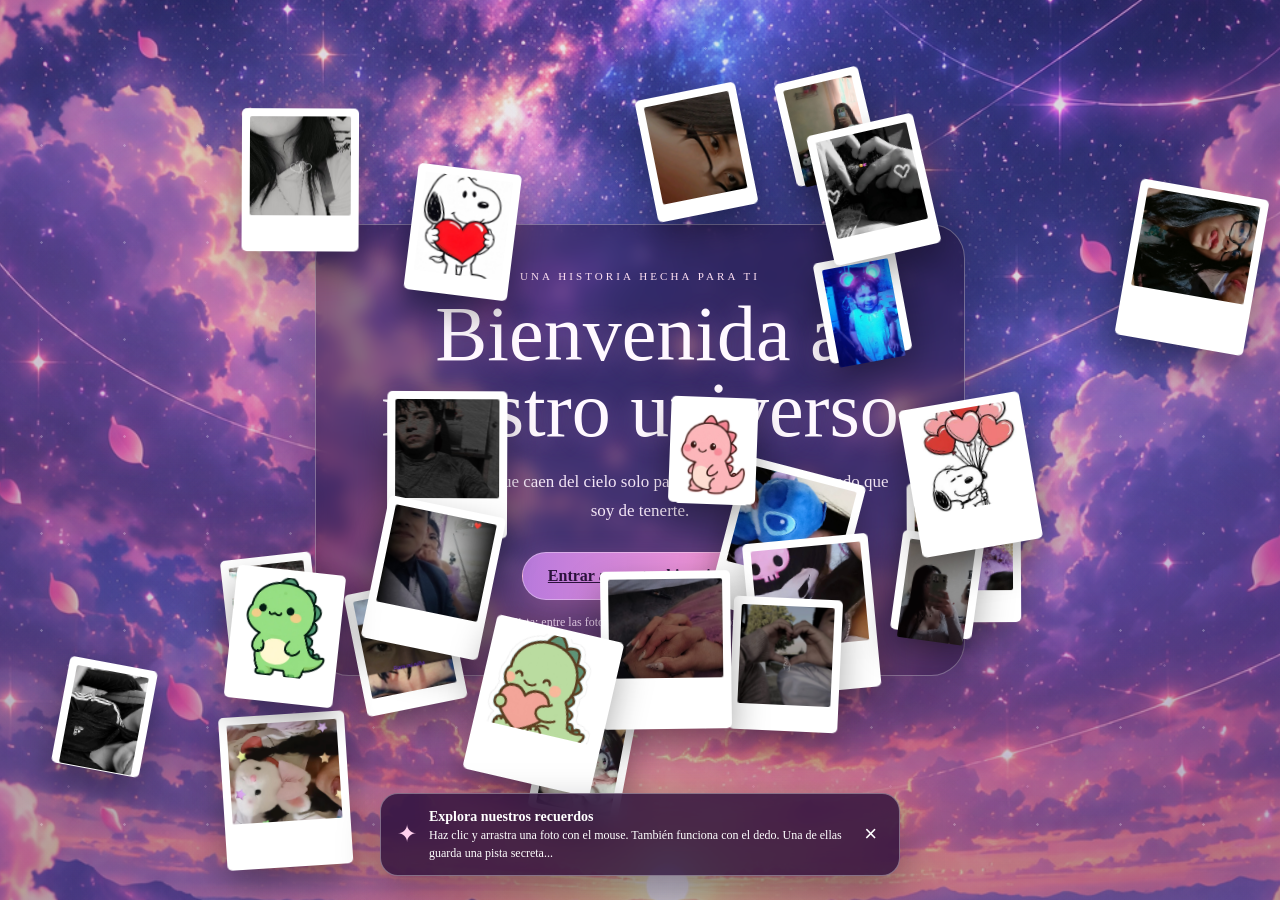
<file: index.html>
<!doctype html><html lang="es"><head><meta charset="utf-8"><meta name="viewport" content="width=device-width,initial-scale=1"><title>Bienvenida a nuestro universo</title><link rel="stylesheet" href="styles.css"></head><body><main class="page"><div class="atmo" style="background-image:url('assets_pagina1-fondo.png')"></div><div class="aurora"></div><div class="cosmic-dust"></div><div class="shooting s1"></div><div class="shooting s2"></div><div class="stars"></div><div class="sparkles"></div><div class="photo-rain" id="photoRain"><div class="photo interactive-photo" data-photo="1" aria-label="Recuerdo 1" tabindex="0"><img src="fotos_foto01.jpeg" alt="Recuerdo 1" loading="eager"><span class="photo-shine"></span></div>
<div class="photo interactive-photo" data-photo="2" aria-label="Recuerdo 2" tabindex="0"><img src="fotos_foto02.jpeg" alt="Recuerdo 2" loading="eager"><span class="photo-shine"></span></div>
<div class="photo interactive-photo" data-photo="3" aria-label="Recuerdo 3" tabindex="0"><img src="fotos_foto03.jpeg" alt="Recuerdo 3" loading="eager"><span class="photo-shine"></span></div>
<div class="photo interactive-photo" data-photo="4" aria-label="Recuerdo 4" tabindex="0"><img src="fotos_foto04.jpeg" alt="Recuerdo 4" loading="eager"><span class="photo-shine"></span></div>
<div class="photo interactive-photo" data-photo="5" aria-label="Recuerdo 5" tabindex="0"><img src="fotos_foto05.jpeg" alt="Recuerdo 5" loading="eager"><span class="photo-shine"></span></div>
<div class="photo interactive-photo" data-photo="6" aria-label="Recuerdo 6" tabindex="0"><img src="fotos_foto06.jpeg" alt="Recuerdo 6" loading="eager"><span class="photo-shine"></span></div>
<div class="photo interactive-photo" data-photo="7" aria-label="Recuerdo 7" tabindex="0"><img src="fotos_foto07.jpeg" alt="Recuerdo 7" loading="eager"><span class="photo-shine"></span></div>
<div class="photo interactive-photo" data-photo="8" aria-label="Recuerdo 8" tabindex="0"><img src="fotos_foto08.jpeg" alt="Recuerdo 8" loading="eager"><span class="photo-shine"></span></div>
<div class="photo interactive-photo" data-photo="9" aria-label="Recuerdo 9" tabindex="0"><img src="fotos_foto09.jpeg" alt="Recuerdo 9" loading="eager"><span class="photo-shine"></span></div>
<div class="photo interactive-photo" data-photo="10" aria-label="Recuerdo 10" tabindex="0"><img src="fotos_foto10.jpeg" alt="Recuerdo 10" loading="eager"><span class="photo-shine"></span></div>
<div class="photo interactive-photo" data-photo="11" aria-label="Recuerdo 11" tabindex="0"><img src="fotos_foto11.jpeg" alt="Recuerdo 11" loading="eager"><span class="photo-shine"></span></div>
<div class="photo interactive-photo" data-photo="12" aria-label="Recuerdo 12" tabindex="0"><img src="fotos_foto12.jpeg" alt="Recuerdo 12" loading="eager"><span class="photo-shine"></span></div>
<div class="photo interactive-photo" data-photo="13" aria-label="Recuerdo 13" tabindex="0"><img src="fotos_foto13.jpeg" alt="Recuerdo 13" loading="eager"><span class="photo-shine"></span></div>
<div class="photo interactive-photo" data-photo="14" aria-label="Recuerdo 14" tabindex="0"><img src="fotos_foto14.jpeg" alt="Recuerdo 14" loading="eager"><span class="photo-shine"></span></div>
<div class="photo interactive-photo" data-photo="15" aria-label="Recuerdo 15" tabindex="0"><img src="fotos_foto15.jpeg" alt="Recuerdo 15" loading="eager"><span class="photo-shine"></span></div>
<div class="photo interactive-photo" data-photo="16" aria-label="Recuerdo 16" tabindex="0"><img src="fotos_foto16.jpeg" alt="Recuerdo 16" loading="eager"><span class="photo-shine"></span></div>
<div class="photo interactive-photo" data-secret="true" data-photo="17" aria-label="Recuerdo 17" tabindex="0"><img src="fotos_foto17.jpeg" alt="Recuerdo 17" loading="eager"><span class="photo-shine"></span></div>
<div class="photo interactive-photo" data-photo="18" aria-label="Recuerdo 18" tabindex="0"><img src="fotos_foto18.jpeg" alt="Recuerdo 18" loading="eager"><span class="photo-shine"></span></div>
<div class="photo interactive-photo" data-photo="19" aria-label="Recuerdo 19" tabindex="0"><img src="fotos_foto19.jpeg" alt="Recuerdo 19" loading="eager"><span class="photo-shine"></span></div>
<div class="photo interactive-photo" data-photo="20" aria-label="Recuerdo 20" tabindex="0"><img src="fotos_foto20.jpeg" alt="Recuerdo 20" loading="eager"><span class="photo-shine"></span></div>
<div class="photo interactive-photo" data-photo="21" aria-label="Recuerdo 21" tabindex="0"><img src="fotos_foto21.jpeg" alt="Recuerdo 21" loading="eager"><span class="photo-shine"></span></div>
<div class="photo interactive-photo" data-photo="22" aria-label="Recuerdo 22" tabindex="0"><img src="fotos_foto22.jpeg" alt="Recuerdo 22" loading="eager"><span class="photo-shine"></span></div>
<div class="photo interactive-photo" data-photo="23" aria-label="Recuerdo 23" tabindex="0"><img src="fotos_foto23.jpeg" alt="Recuerdo 23" loading="eager"><span class="photo-shine"></span></div>
<div class="photo interactive-photo" data-photo="24" aria-label="Recuerdo 24" tabindex="0"><img src="fotos_foto24.jpeg" alt="Recuerdo 24" loading="eager"><span class="photo-shine"></span></div></div>

<div class="explore-tip" id="exploreTip">
  <span>✦</span>
  <div><strong>Explora nuestros recuerdos</strong><br>
  Haz clic y arrastra una foto con el mouse. También funciona con el dedo. Una de ellas guarda una pista secreta...</div>
  <button id="closeTip" aria-label="Cerrar">×</button>
</div>
<div class="center"><section class="hero"><div class="kicker">Una historia hecha para ti</div><h1>Bienvenida a nuestro universo</h1>
<p>Hay recuerdos que caen del cielo solo para recordarme lo afortunado que soy de tenerte.</p>
<a class="btn" href="indice.html">Entrar a nuestra historia ♥</a><div class="hint">Pista: entre las fotografías hay un código escondido...</div></section></div>
<div class="secret-modal" id="secretModal" aria-hidden="true">
  <div class="secret-card">
    <div class="secret-symbol">✦</div>
    <div class="kicker">Has encontrado algo</div>
    <h2>Hay una pista escondida aquí...</h2>
    <p>Guarda este código, porque lo necesitarás para continuar nuestro pequeño universo.</p>
    <div class="secret-code">LUNA27</div>
    <p class="small">Cuando estés lista, entra a la siguiente página y usa el código.</p>
    <a class="btn" href="indice.html">Continuar al universo ♥</a>
    <button class="modal-close" id="modalClose">Seguir explorando</button>
  </div>
</div>
</main><script src="script.js"></script></body></html>
</file>
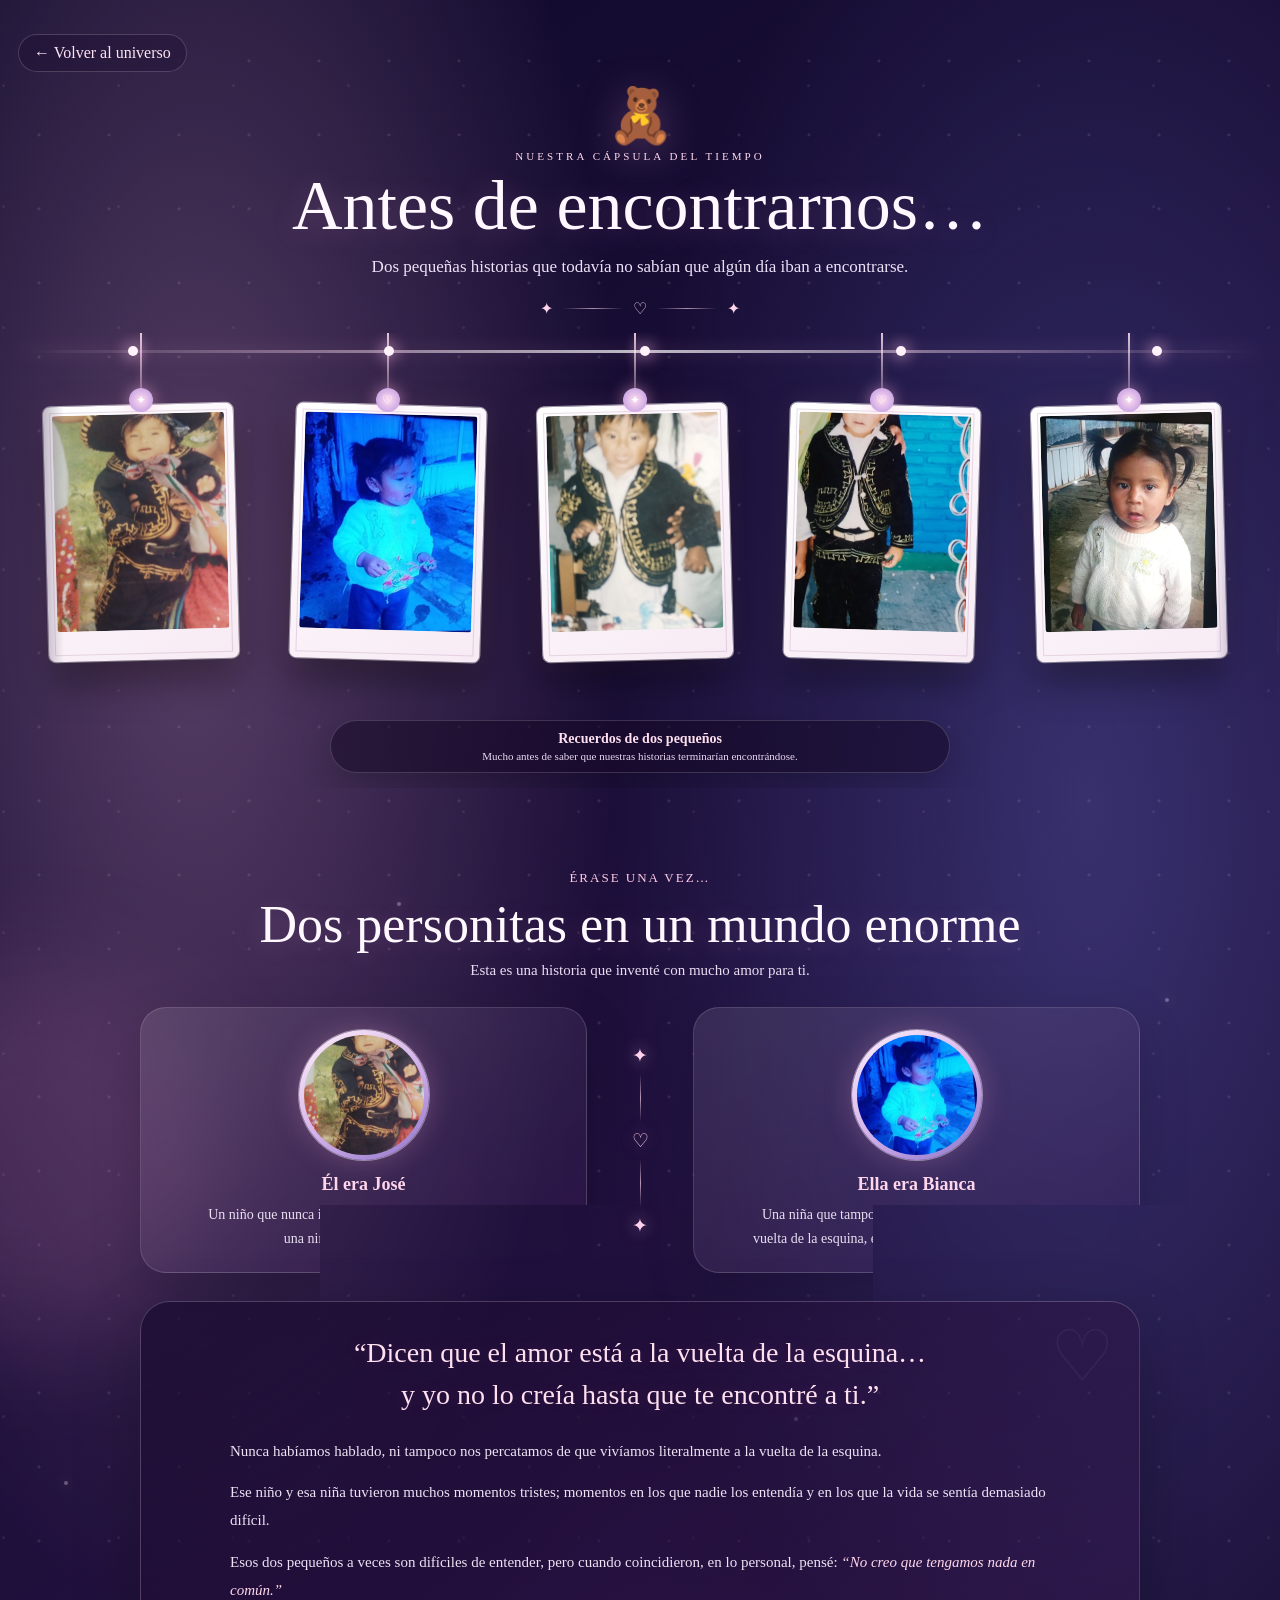
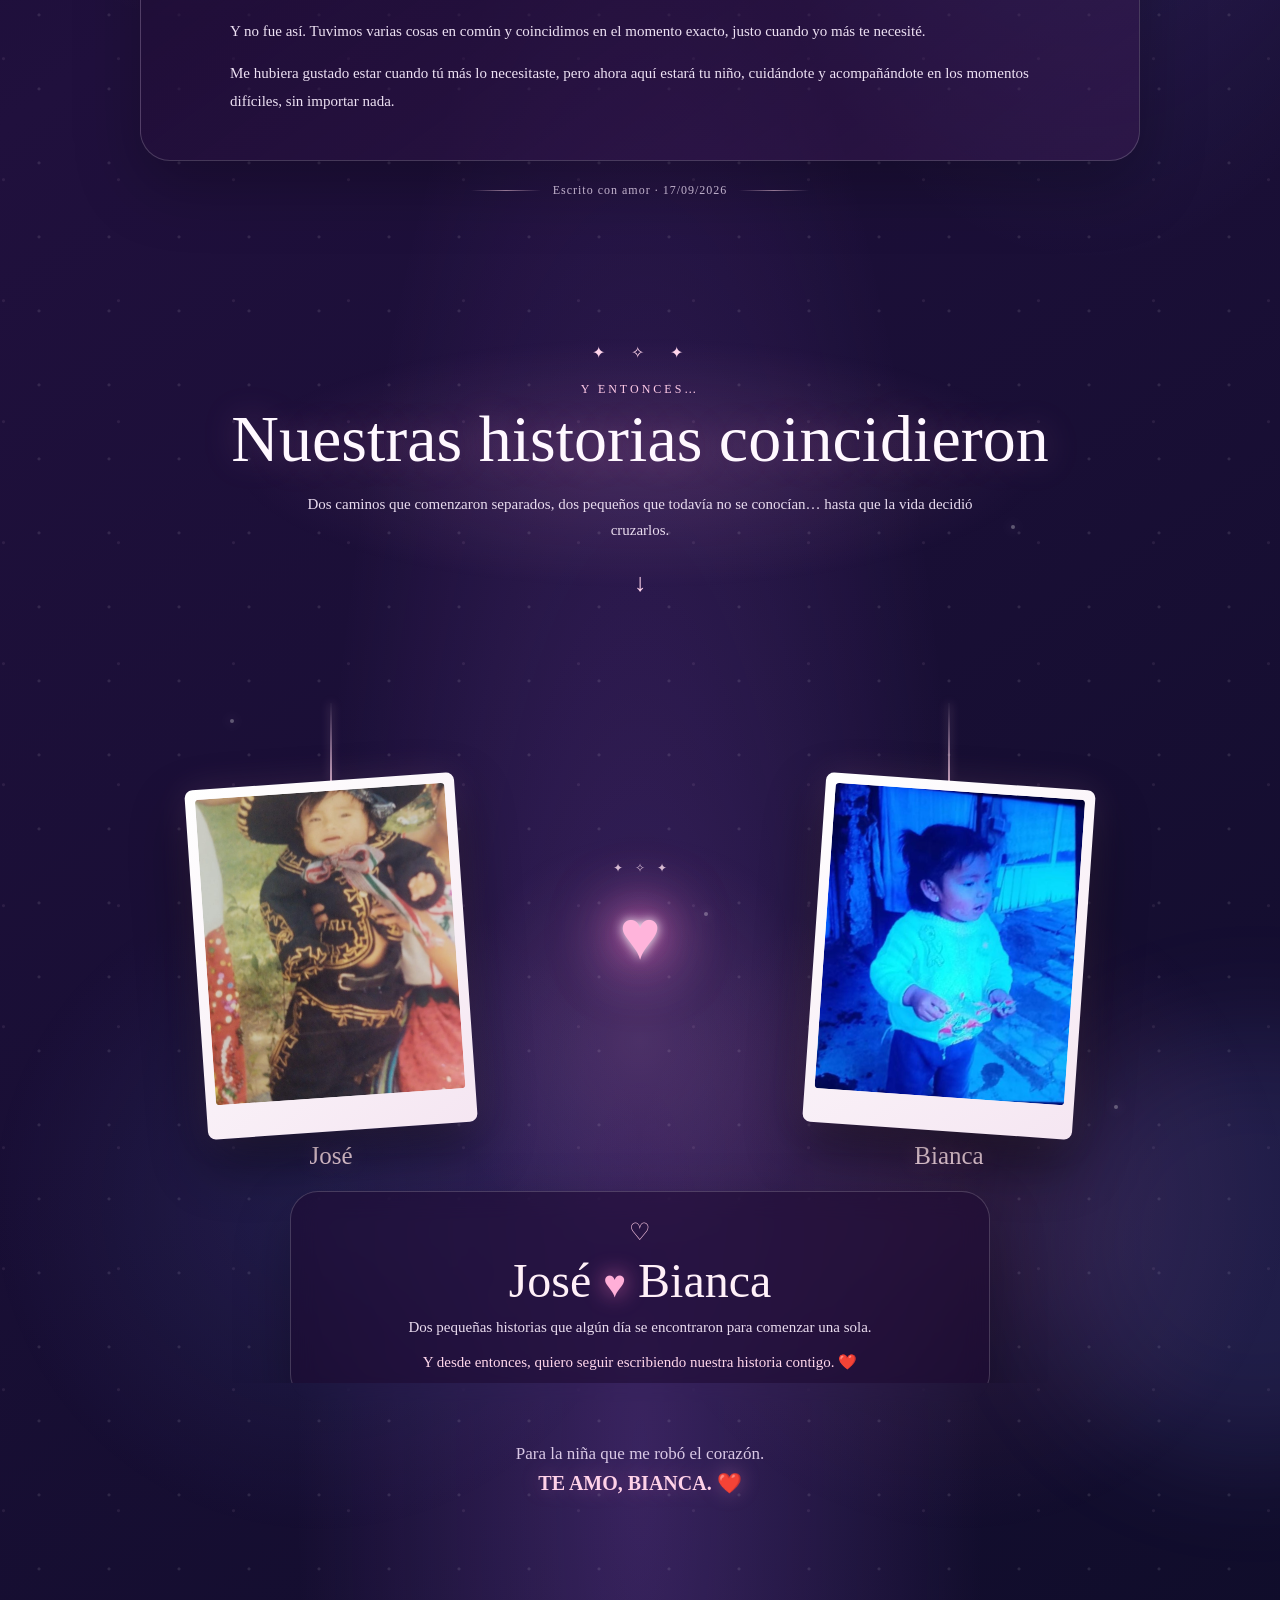
<file: bebe.html>
<!doctype html>
<html lang="es">
<head>
<meta charset="utf-8">
<meta name="viewport" content="width=device-width,initial-scale=1">
<title>Bebé — Antes de encontrarnos</title>
<link rel="stylesheet" href="styles.css">
</head>
<body class="baby-page">
<main class="baby-world">
  <div class="baby-bg"></div>
  <div class="baby-glow baby-glow-a"></div>
  <div class="baby-glow baby-glow-b"></div>
  <div class="baby-stars" aria-hidden="true">
    <i></i><i></i><i></i><i></i><i></i><i></i><i></i><i></i><i></i><i></i><i></i><i></i>
  </div>

  <div class="baby-content">
    <a class="back baby-back" href="indice.html">← Volver al universo</a>

    <header class="baby-header">
      <div class="baby-icon">🧸</div>
      <div class="kicker">Nuestra cápsula del tiempo</div>
      <h1>Antes de encontrarnos…</h1>
      <p>Dos pequeñas historias que todavía no sabían que algún día iban a encontrarse.</p>
      <div class="baby-divider"><span>✦</span><b></b><span>♡</span><b></b><span>✦</span></div>
    </header>

    <!-- 1. Carrusel de recuerdos -->
    <section class="memory-lantern baby-carousel-section" aria-label="Fotografías de nuestra infancia">
      <div class="lantern-ceiling"><span></span><span></span><span></span><span></span><span></span></div>
      <div class="baby-track">
        <div class="baby-group">
          <figure class="hanging-photo photo-a"><span class="cord"></span><span class="ornament">✦</span><div class="photo-frame"><img src="assets_bebe_bebe01.jpeg" alt="José de pequeño"></div></figure>
          <figure class="hanging-photo photo-b"><span class="cord"></span><span class="ornament">♡</span><div class="photo-frame"><img src="assets_bebe_bebe02.jpeg" alt="Bianca de pequeña"></div></figure>
          <figure class="hanging-photo photo-c"><span class="cord"></span><span class="ornament">✦</span><div class="photo-frame"><img src="assets_bebe_bebe03.jpeg" alt="José de pequeño"></div></figure>
          <figure class="hanging-photo photo-d"><span class="cord"></span><span class="ornament">♡</span><div class="photo-frame"><img src="assets_bebe_bebe04.jpeg" alt="José de pequeño"></div></figure>
          <figure class="hanging-photo photo-e"><span class="cord"></span><span class="ornament">✦</span><div class="photo-frame"><img src="assets_bebe_bebe05.jpeg" alt="Bianca de pequeña"></div></figure>
          <figure class="hanging-photo photo-f"><span class="cord"></span><span class="ornament">♡</span><div class="photo-frame"><img src="assets_bebe_bebe06.jpeg" alt="Bianca de pequeña"></div></figure>
          <figure class="hanging-photo photo-g"><span class="cord"></span><span class="ornament">✦</span><div class="photo-frame"><img src="assets_bebe_bebe07.png" alt="Recuerdo de infancia"></div></figure>
        </div>
        <div class="baby-group" aria-hidden="true">
          <figure class="hanging-photo photo-a"><span class="cord"></span><span class="ornament">✦</span><div class="photo-frame"><img src="assets_bebe_bebe01.jpeg" alt=""></div></figure>
          <figure class="hanging-photo photo-b"><span class="cord"></span><span class="ornament">♡</span><div class="photo-frame"><img src="assets_bebe_bebe02.jpeg" alt=""></div></figure>
          <figure class="hanging-photo photo-c"><span class="cord"></span><span class="ornament">✦</span><div class="photo-frame"><img src="assets_bebe_bebe03.jpeg" alt=""></div></figure>
          <figure class="hanging-photo photo-d"><span class="cord"></span><span class="ornament">♡</span><div class="photo-frame"><img src="assets_bebe_bebe04.jpeg" alt=""></div></figure>
          <figure class="hanging-photo photo-e"><span class="cord"></span><span class="ornament">✦</span><div class="photo-frame"><img src="assets_bebe_bebe05.jpeg" alt=""></div></figure>
          <figure class="hanging-photo photo-f"><span class="cord"></span><span class="ornament">♡</span><div class="photo-frame"><img src="assets_bebe_bebe06.jpeg" alt=""></div></figure>
          <figure class="hanging-photo photo-g"><span class="cord"></span><span class="ornament">✦</span><div class="photo-frame"><img src="assets_bebe_bebe07.png" alt=""></div></figure>
        </div>
      </div>
      <div class="carousel-caption">
        <span>Recuerdos de dos pequeños</span>
        <small>Mucho antes de saber que nuestras historias terminarían encontrándose.</small>
      </div>
    </section>

    <!-- 2. Historia -->
    <section class="baby-story" aria-label="Nuestra historia antes de conocernos">
      <div class="story-intro">
        <span class="story-label">Érase una vez…</span>
        <h2>Dos personitas en un mundo enorme</h2>
        <p>Esta es una historia que inventé con mucho amor para ti.</p>
      </div>

      <div class="story-columns">
        <article class="story-person story-jose">
          <div class="story-mini-photo"><img src="assets_bebe_bebe01.jpeg" alt="José de pequeño"></div>
          <span class="story-tag">Él era José</span>
          <p>Un niño que nunca imaginó que algún día encontraría a una niña tan bonita como tú.</p>
        </article>
        <div class="story-between" aria-hidden="true"><span>✦</span><div></div><span>♡</span><div></div><span>✦</span></div>
        <article class="story-person story-bianca">
          <div class="story-mini-photo"><img src="assets_bebe_bebe02.jpeg" alt="Bianca de pequeña"></div>
          <span class="story-tag">Ella era Bianca</span>
          <p>Una niña que tampoco imaginaba que, literalmente a la vuelta de la esquina, estaba alguien que cambiaría su vida.</p>
        </article>
      </div>

      <div class="story-card">
        <div class="story-quote">“Dicen que el amor está a la vuelta de la esquina…<br>y yo no lo creía hasta que te encontré a ti.”</div>
        <div class="story-text">
          <p>Nunca habíamos hablado, ni tampoco nos percatamos de que vivíamos literalmente a la vuelta de la esquina.</p>
          <p>Ese niño y esa niña tuvieron muchos momentos tristes; momentos en los que nadie los entendía y en los que la vida se sentía demasiado difícil.</p>
          <p>Esos dos pequeños a veces son difíciles de entender, pero cuando coincidieron, en lo personal, pensé: <em>“No creo que tengamos nada en común.”</em></p>
          <p>Y no fue así. Tuvimos varias cosas en común y coincidimos en el momento exacto, justo cuando yo más te necesité.</p>
          <p>Me hubiera gustado estar cuando tú más lo necesitaste, pero ahora aquí estará tu niño, cuidándote y acompañándote en los momentos difíciles, sin importar nada.</p>
        </div>
      </div>

      <div class="story-date">
        <span class="date-line"></span>
        <span>Escrito con amor · 17/09/2026</span>
        <span class="date-line"></span>
      </div>
    </section>

    <!-- 3. El encuentro -->
    <section class="baby-meeting" aria-label="El encuentro de José y Bianca">
      <div class="meeting-stars" aria-hidden="true">✦　✧　✦</div>
      <p class="meeting-kicker">Y entonces…</p>
      <h2>Nuestras historias coincidieron</h2>
      <p class="meeting-copy">Dos caminos que comenzaron separados, dos pequeños que todavía no se conocían… hasta que la vida decidió cruzarlos.</p>
      <div class="meeting-arrow" aria-hidden="true">↓</div>
    </section>

    <!-- 4. Dos fotos que terminan juntas -->
    <section class="together-section" aria-label="José y Bianca juntos">
      <div class="together-scene">
        <div class="together-photo together-left">
          <span class="together-string"></span>
          <div class="together-frame"><img src="assets_bebe_bebe01.jpeg" alt="José de pequeño"></div>
          <span class="together-name">José</span>
        </div>

        <div class="heart-center" aria-hidden="true">
          <div class="heart-glow"></div>
          <div class="heart-symbol">♥</div>
          <div class="heart-sparkles">✦　✧　✦</div>
        </div>

        <div class="together-photo together-right">
          <span class="together-string"></span>
          <div class="together-frame"><img src="assets_bebe_bebe02.jpeg" alt="Bianca de pequeña"></div>
          <span class="together-name">Bianca</span>
        </div>
      </div>

      <div class="together-message">
        <span class="tiny-heart">♡</span>
        <h2>José <span>♥</span> Bianca</h2>
        <p>Dos pequeñas historias que algún día se encontraron para comenzar una sola.</p>
        <p class="forever">Y desde entonces, quiero seguir escribiendo nuestra historia contigo. ❤️</p>
      </div>

      <div class="baby-closing">
        <p>Para la niña que me robó el corazón.</p>
        <strong>TE AMO, BIANCA. ❤️</strong>
      </div>
    </section>
  </div>
</main>
<script src="script.js"></script>
</body>
</html>
</file>
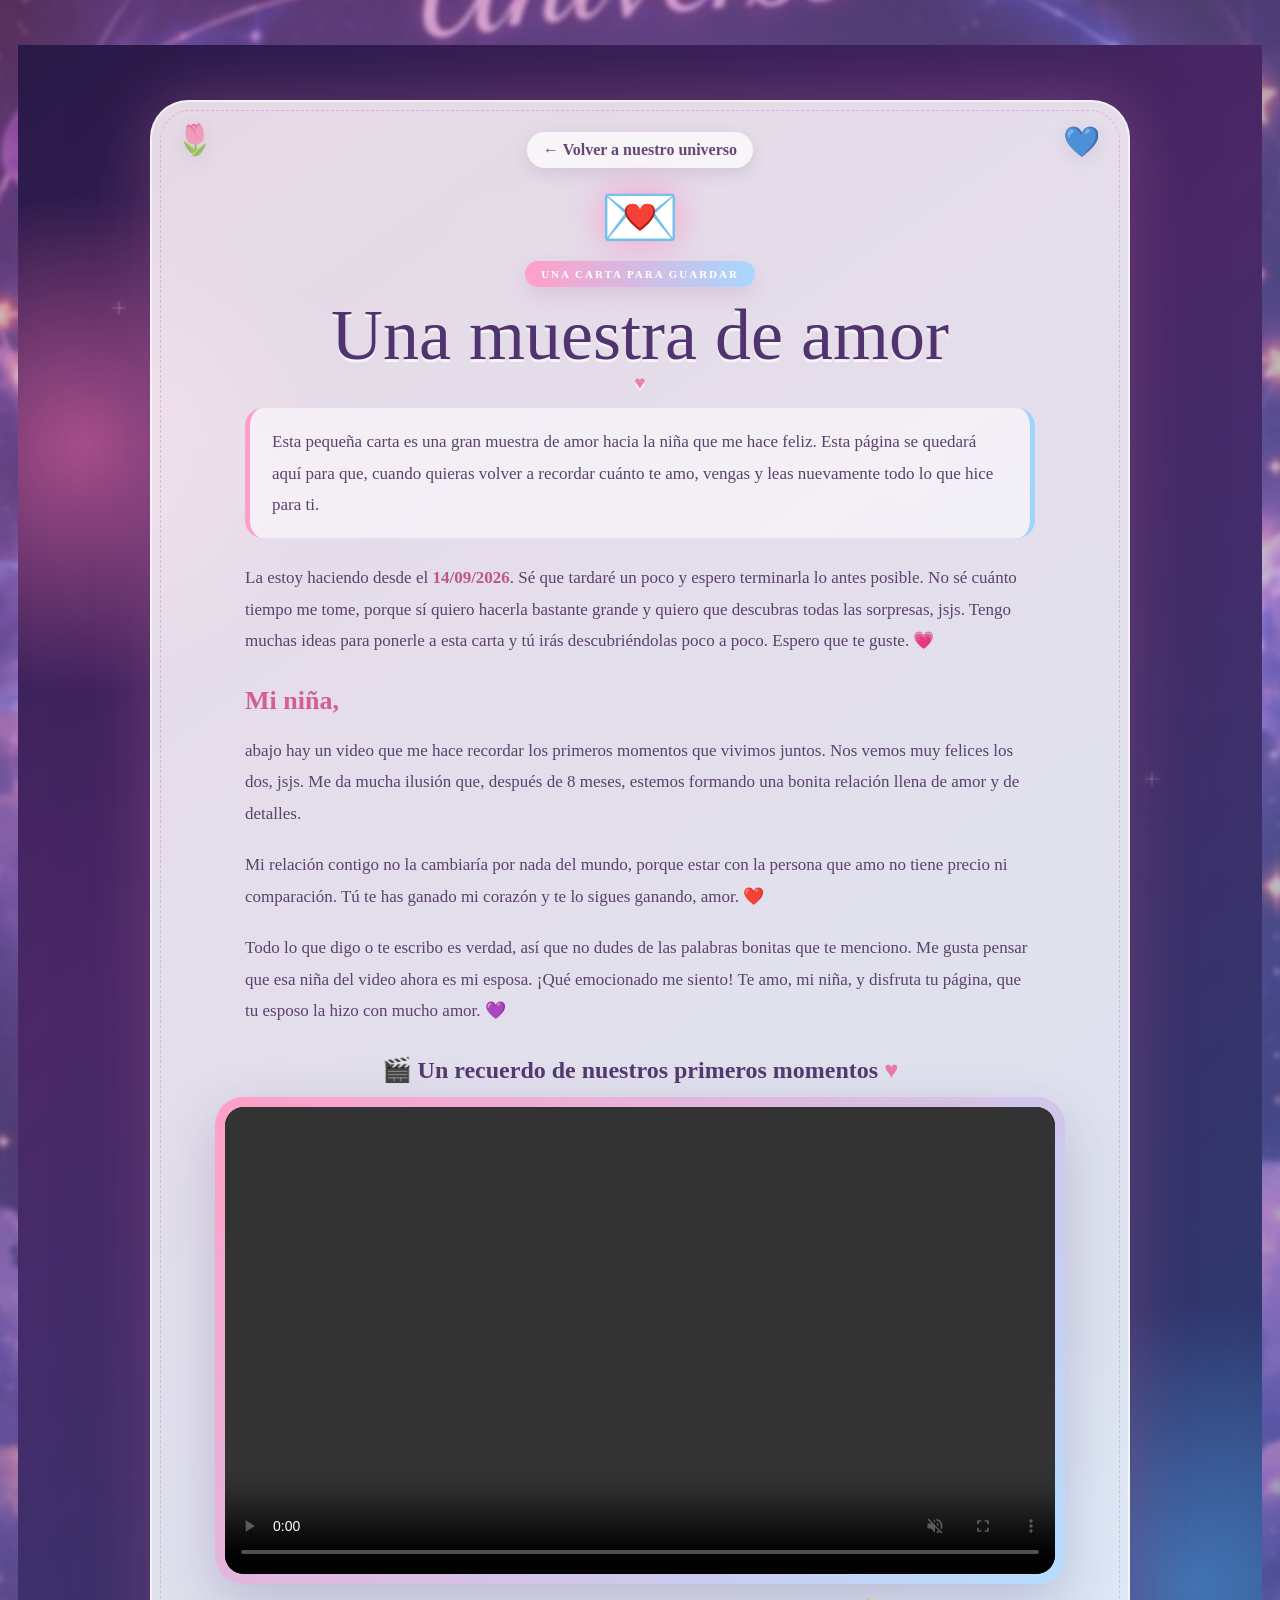
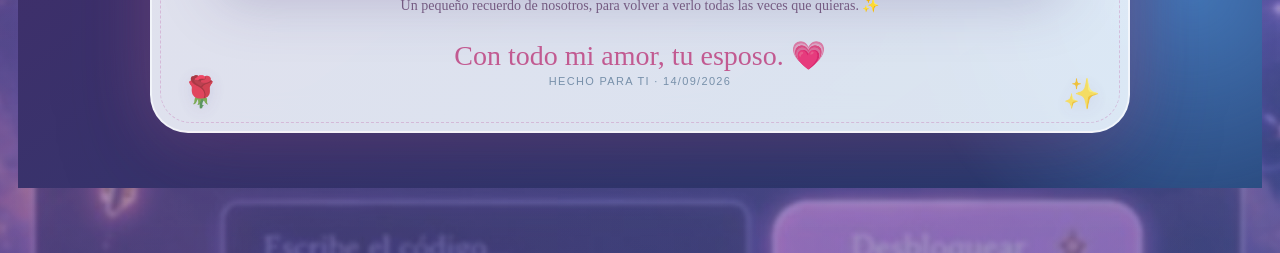
<file: carta.html>
<!doctype html>
<html lang="es">
<head>
<meta charset="utf-8">
<meta name="viewport" content="width=device-width,initial-scale=1">
<title>Una muestra de amor 💌</title>
<link rel="stylesheet" href="styles.css">
<style>
:root{--pink:#ff8fbe;--rose:#ffb6d5;--blue:#8fc8ff;--deep:#34205f;--ink:#4a315f}
.carta-page{min-height:100vh;display:flex;align-items:center;justify-content:center;padding:55px 18px;position:relative;z-index:10;overflow:hidden}
/* fondo nuevo rosa + azul */
.carta-page:before,.carta-page:after{content:"";position:absolute;border-radius:50%;filter:blur(5px);pointer-events:none}
.carta-page{background:
  radial-gradient(circle at 12% 18%,rgba(255,255,255,.22) 0 1px,transparent 2px),
  radial-gradient(circle at 76% 14%,rgba(255,255,255,.3) 0 1.5px,transparent 3px),
  radial-gradient(circle at 88% 62%,rgba(255,205,239,.28) 0 1px,transparent 2px),
  radial-gradient(circle at 32% 82%,rgba(180,220,255,.25) 0 1px,transparent 2px),
  linear-gradient(145deg,#281947 0%,#4b2868 38%,#243e70 100%);}
.carta-page:global{}
.carta-page .letter-sparkles{position:absolute;inset:0;pointer-events:none;z-index:1;overflow:hidden}
.letter-sparkles i{position:absolute;width:3px;height:3px;border-radius:50%;background:#fff;box-shadow:0 0 8px 2px rgba(255,210,241,.9);opacity:.25;animation:letterTwinkle 3.5s ease-in-out infinite}
.letter-sparkles i:nth-child(1){left:8%;top:15%;animation-delay:.2s}.letter-sparkles i:nth-child(2){left:19%;top:72%;animation-delay:1.1s}.letter-sparkles i:nth-child(3){left:37%;top:10%;animation-delay:2s}.letter-sparkles i:nth-child(4){left:58%;top:88%;animation-delay:.7s}.letter-sparkles i:nth-child(5){left:72%;top:25%;animation-delay:1.8s}.letter-sparkles i:nth-child(6){left:91%;top:42%;animation-delay:2.5s}.letter-sparkles i:nth-child(7){left:47%;top:47%;animation-delay:1.4s}.letter-sparkles i:nth-child(8){left:84%;top:82%;animation-delay:.4s}
.letter-sparkles i::before,.letter-sparkles i::after{content:"";position:absolute;left:50%;top:50%;background:rgba(255,255,255,.85);transform:translate(-50%,-50%);border-radius:99px}
.letter-sparkles i::before{width:14px;height:1px}.letter-sparkles i::after{width:1px;height:14px}
@keyframes letterTwinkle{0%,100%{opacity:.15;transform:scale(.7) rotate(0deg)}50%{opacity:1;transform:scale(1.5) rotate(45deg)}}
.carta-page:before{width:520px;height:520px;left:-190px;top:8%;background:radial-gradient(circle,rgba(255,116,180,.58),rgba(255,116,180,0) 68%);animation:orbPink 8s ease-in-out infinite}
.carta-page:after{width:600px;height:600px;right:-230px;bottom:-100px;background:radial-gradient(circle,rgba(94,178,255,.5),rgba(94,178,255,0) 68%);animation:orbBlue 10s ease-in-out infinite}
.carta-card{position:relative;z-index:2;width:min(980px,94vw);padding:30px 42px 44px;border:2px solid rgba(255,255,255,.62);border-radius:38px;background:linear-gradient(145deg,rgba(255,244,250,.88),rgba(237,247,255,.9));backdrop-filter:blur(18px);box-shadow:0 28px 90px rgba(45,27,78,.35),0 0 65px rgba(255,145,201,.28);text-align:center;color:var(--ink);overflow:hidden}
.carta-card:before{content:"";position:absolute;inset:8px;border:1px dashed rgba(197,112,174,.35);border-radius:31px;pointer-events:none}
.carta-decoration{position:absolute;font-size:30px;opacity:.75;filter:drop-shadow(0 4px 8px rgba(116,91,154,.18));animation:floatDecor 4s ease-in-out infinite}
.d1{top:20px;left:24px}.d2{top:22px;right:28px;animation-delay:1s}.d3{bottom:22px;left:30px;animation-delay:2s}.d4{bottom:20px;right:28px;animation-delay:1.5s}
.carta-icon{position:relative;font-size:64px;filter:drop-shadow(0 0 18px rgba(255,115,184,.62));animation:floatIcon 3s ease-in-out infinite}
.carta-kicker{position:relative;display:inline-block;margin-top:6px;padding:7px 16px;border-radius:999px;background:linear-gradient(90deg,#ff9fc8,#a7d7ff);color:#fff;letter-spacing:.18em;text-transform:uppercase;font-size:11px;font-weight:800;box-shadow:0 8px 20px rgba(174,110,174,.2)}
.carta-card h1{position:relative;font-family:Georgia,serif;font-size:clamp(40px,6.5vw,72px);margin:13px 0 10px;color:#51346f;text-shadow:0 3px 0 rgba(255,255,255,.7)}
.carta-card h1:after{content:"♥";display:block;font-family:Arial;font-size:19px;color:#f07fae;margin-top:3px}
.letter-intro,.letter-body{position:relative;max-width:790px;margin:0 auto;color:#5b426c;font-size:17px;line-height:1.85;text-align:left}
.letter-intro{padding:18px 22px;margin-top:16px;margin-bottom:24px;border-left:5px solid #ff9ec7;border-right:5px solid #9ed3ff;background:rgba(255,255,255,.55);border-radius:18px}
.letter-body p{margin:0 0 20px}.letter-body .saludo{font-family:Georgia,serif;font-size:26px;color:#d45d91;font-weight:700;margin-bottom:10px}.letter-body strong{color:#bd5689}
.video-section{position:relative;margin:30px auto 8px;max-width:850px}
.video-title{font-family:Georgia,serif;color:#54396e;font-size:24px;margin:0 0 13px}.video-title span{color:#e879aa}
.video-frame{width:100%;padding:10px;border-radius:28px;background:linear-gradient(135deg,#ff9fc7,#b5ddff);box-shadow:0 20px 55px rgba(87,71,132,.25)}
.video-frame video{display:block;width:100%;aspect-ratio:16/9;height:auto;object-fit:contain;background:#1b1530;border-radius:19px}
.video-caption{margin:13px 0 0;color:#755b82;font-size:14px}
.back-carta{position:relative;display:inline-block;margin-bottom:12px;padding:9px 16px;border-radius:999px;background:rgba(255,255,255,.72);color:#654777;text-decoration:none;font-weight:800;box-shadow:0 6px 16px rgba(79,57,111,.12);transition:.25s}
.back-carta:hover{transform:translateY(-3px);background:#fff}
.signature{position:relative;margin:25px 0 0;font-family:"Brush Script MT",cursive;font-size:28px;color:#c25a91}.signature small{display:block;font-family:Arial,sans-serif;font-size:11px;letter-spacing:.12em;color:#7890aa;margin-top:3px}
@keyframes floatIcon{0%,100%{transform:translateY(0) rotate(-2deg)}50%{transform:translateY(-9px) rotate(2deg)}}
@keyframes floatDecor{0%,100%{transform:translateY(0) rotate(-4deg)}50%{transform:translateY(-10px) rotate(5deg)}}
@keyframes orbPink{0%,100%{transform:translate(0,0)}50%{transform:translate(45px,25px)}}
@keyframes orbBlue{0%,100%{transform:translate(0,0)}50%{transform:translate(-35px,-20px)}}
@media(max-width:700px){.carta-page{padding:28px 9px}.carta-card{padding:25px 16px 34px;border-radius:28px}.carta-card:before{border-radius:22px}.carta-decoration{font-size:22px}.letter-intro,.letter-body{font-size:15.5px;line-height:1.72}.letter-intro{padding:15px 16px}.carta-card h1{font-size:clamp(37px,12vw,58px)}.video-frame{padding:7px;border-radius:21px}.video-frame video{border-radius:14px}.video-title{font-size:21px}}
</style>
</head>
<body>
<main class="menu">
  <div class="atmo" style="background-image:linear-gradient(135deg,rgba(255,133,190,.38),rgba(121,193,255,.4)),url('assets_universo-atmosfera.jpg')"></div>
  <div class="stars"></div><div class="sparkles"></div>
  <div class="carta-page">
    <div class="letter-sparkles" aria-hidden="true"><i></i><i></i><i></i><i></i><i></i><i></i><i></i><i></i></div>
    <section class="carta-card">
      <span class="carta-decoration d1">🌷</span><span class="carta-decoration d2">💙</span><span class="carta-decoration d3">🌹</span><span class="carta-decoration d4">✨</span>
      <a class="back-carta" href="indice.html">← Volver a nuestro universo</a>
      <div class="carta-icon">💌</div>
      <div class="carta-kicker">Una carta para guardar</div>
      <h1>Una muestra de amor</h1>

      <p class="letter-intro">Esta pequeña carta es una gran muestra de amor hacia la niña que me hace feliz. Esta página se quedará aquí para que, cuando quieras volver a recordar cuánto te amo, vengas y leas nuevamente todo lo que hice para ti.</p>

      <div class="letter-body">
        <p>La estoy haciendo desde el <strong>14/09/2026</strong>. Sé que tardaré un poco y espero terminarla lo antes posible. No sé cuánto tiempo me tome, porque sí quiero hacerla bastante grande y quiero que descubras todas las sorpresas, jsjs. Tengo muchas ideas para ponerle a esta carta y tú irás descubriéndolas poco a poco. Espero que te guste. 💗</p>

        <p class="saludo">Mi niña,</p>
        <p>abajo hay un video que me hace recordar los primeros momentos que vivimos juntos. Nos vemos muy felices los dos, jsjs. Me da mucha ilusión que, después de 8 meses, estemos formando una bonita relación llena de amor y de detalles.</p>

        <p>Mi relación contigo no la cambiaría por nada del mundo, porque estar con la persona que amo no tiene precio ni comparación. Tú te has ganado mi corazón y te lo sigues ganando, amor. ❤️</p>

        <p>Todo lo que digo o te escribo es verdad, así que no dudes de las palabras bonitas que te menciono. Me gusta pensar que esa niña del video ahora es mi esposa. ¡Qué emocionado me siento! Te amo, mi niña, y disfruta tu página, que tu esposo la hizo con mucho amor. 💜</p>
      </div>

      <div class="video-section">
        <h2 class="video-title">🎬 Un recuerdo de nuestros primeros momentos <span>♥</span></h2>
        <div class="video-frame">
          <video controls playsinline autoplay muted loop preload="auto">
            <source src="videos_carta-horizontal.mp4" type="video/mp4">
            Tu navegador no puede reproducir este video.
          </video>
        </div>
        <p class="video-caption">Un pequeño recuerdo de nosotros, para volver a verlo todas las veces que quieras. ✨</p>
      </div>

      <div class="signature">Con todo mi amor, tu esposo. 💗<small>HECHO PARA TI · 14/09/2026</small></div>
    </section>
  </div>
</main>
<script src="script.js"></script>
</body>
</html>
</file>
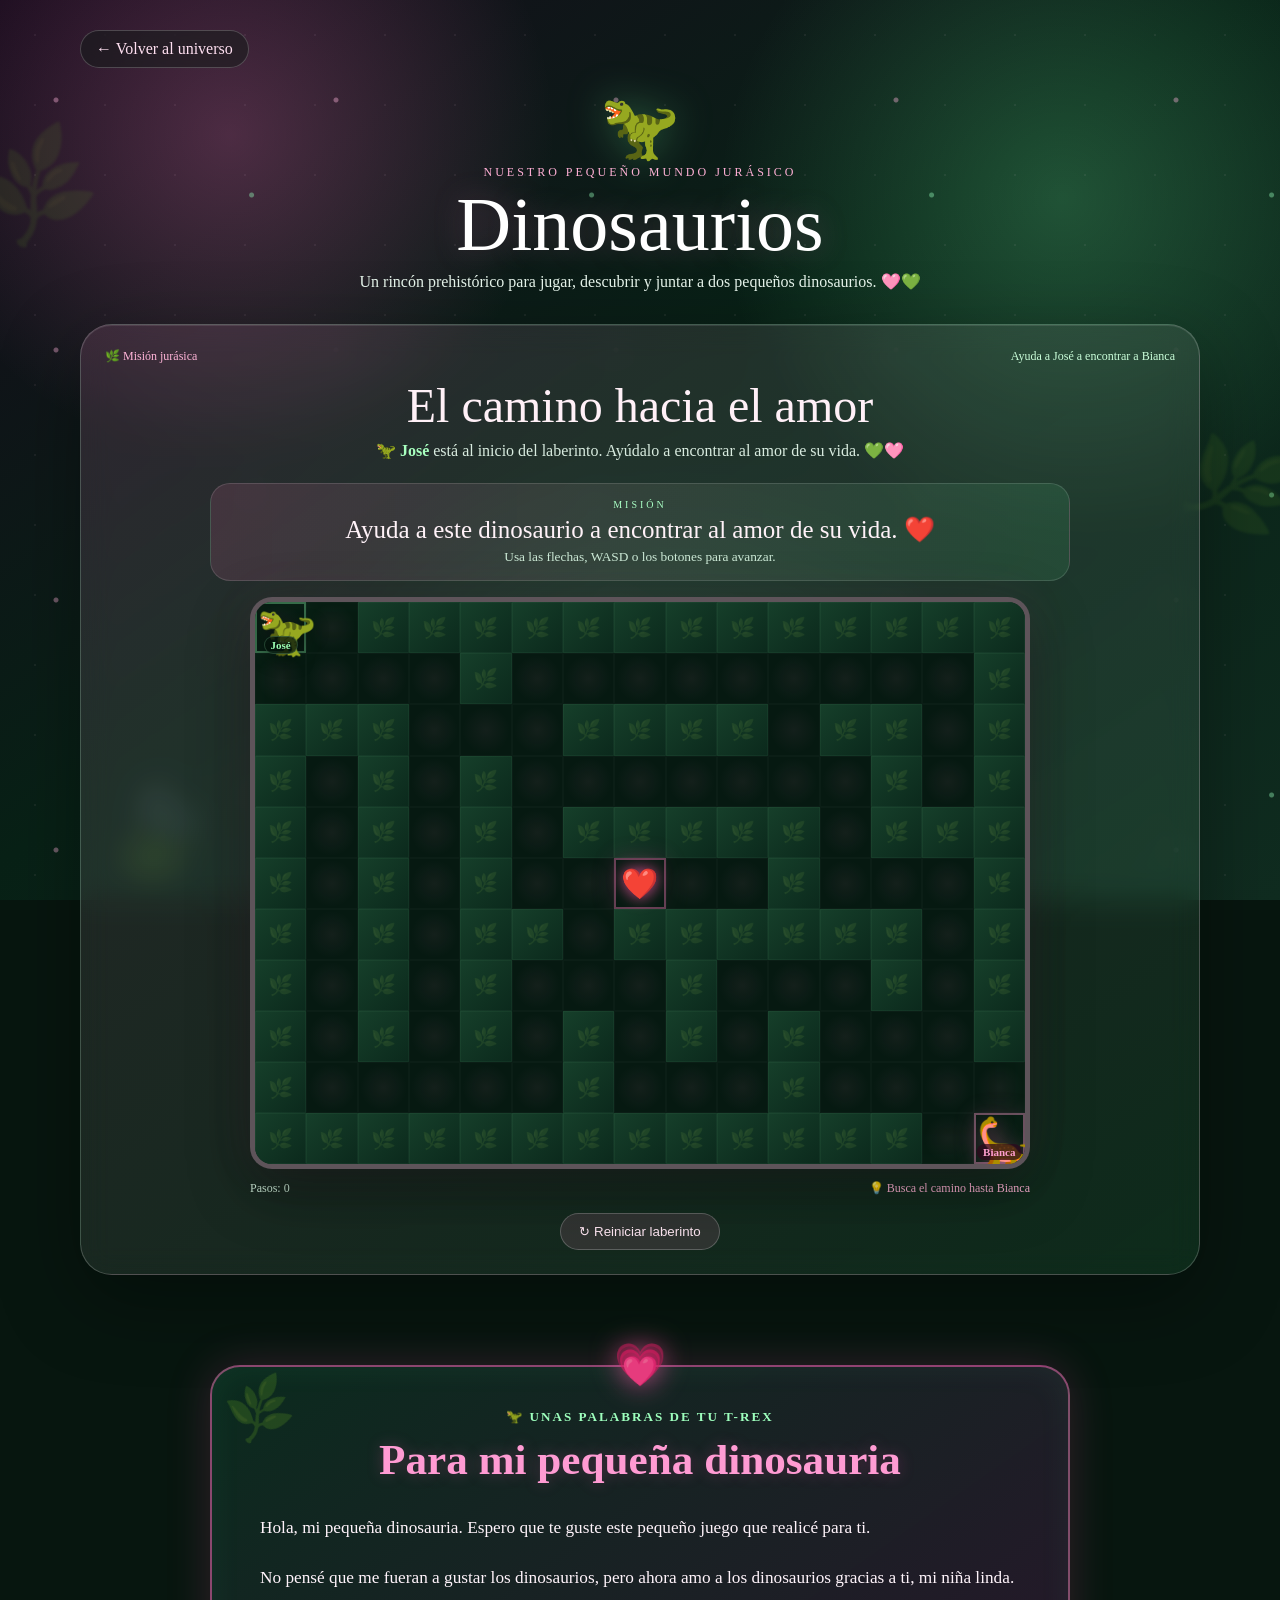
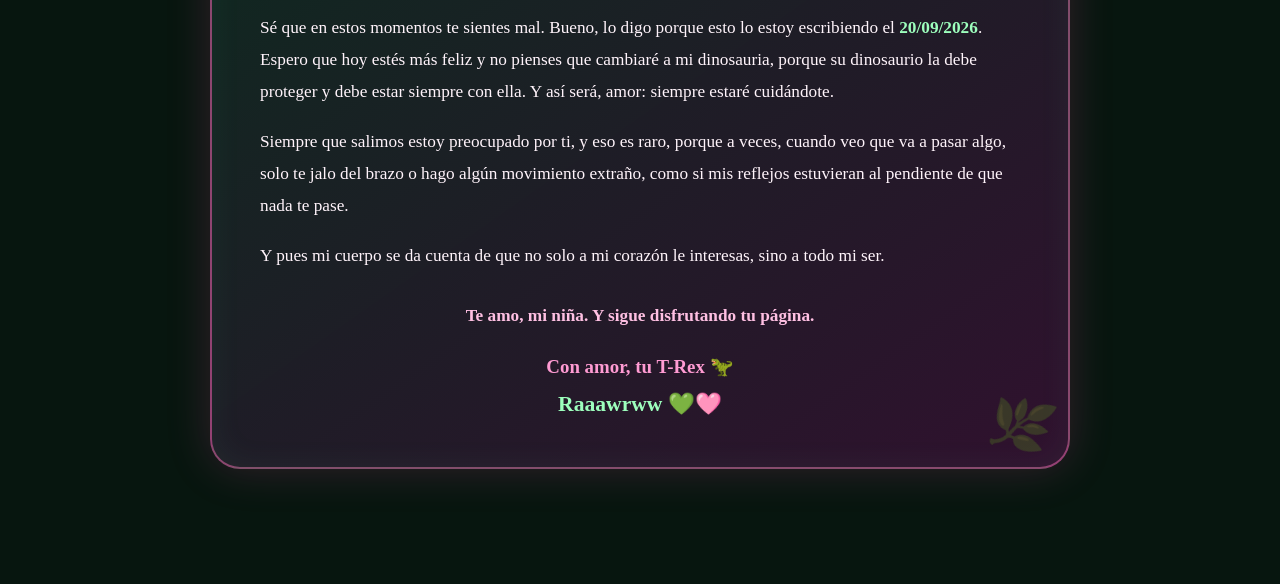
<file: dinosaurios.html>
<!doctype html>
<html lang="es">
<head>
<meta charset="utf-8"><meta name="viewport" content="width=device-width,initial-scale=1">
<title>Dinosaurios 💚🩷</title><link rel="stylesheet" href="styles.css">
</head>
<body class="dino-page">
<main class="dino-world">
  <div class="dino-bg"></div><div class="dino-stars"></div>
  <div class="dino-leaf leaf1">🌿</div><div class="dino-leaf leaf2">🌿</div><div class="dino-leaf leaf3">🍃</div>
  <div class="dino-content">
    <a class="dino-back" href="indice.html">← Volver al universo</a>
    <header class="dino-header">
      <div class="dino-title-icon">🦖</div>
      <div class="dino-kicker">Nuestro pequeño mundo jurásico</div>
      <h1>Dinosaurios</h1>
      <p>Un rincón prehistórico para jugar, descubrir y juntar a dos pequeños dinosaurios. 🩷💚</p>
    </header>

    <section class="dino-game-card maze-card">
      <div class="game-top">
        <span>🌿 Misión jurásica</span><span id="gameStatus">Ayuda a José a encontrar a Bianca</span>
      </div>
      <h2>El camino hacia el amor</h2>
      <p class="game-instruction">
        🦖 <b class="jose-word">José</b> está al inicio del laberinto. Ayúdalo a encontrar al amor de su vida. 💚🩷
      </p>

      <div class="maze-wrap">
        <div class="maze-message">
          <span class="maze-label">MISIÓN</span>
          <strong>Ayuda a este dinosaurio a encontrar al amor de su vida. ❤️</strong>
          <small>Usa las flechas, WASD o los botones para avanzar.</small>
        </div>
        <div class="dino-maze" id="dinoMaze" aria-label="Laberinto para José y Bianca"></div>
        <div class="maze-code-reveal" id="mazeCodeReveal" aria-live="polite" aria-hidden="true">
          <span class="code-sparkle">✨</span>
          <strong>¡Descubriste un código!</strong>
          <span>🔐 <b>Sol1201</b></span>
          <button type="button" id="closeCodeReveal">Seguir jugando</button>
        </div>
        <div class="maze-controls" aria-label="Controles del laberinto">
          <button data-move="up" aria-label="Arriba">▲</button>
          <div><button data-move="left" aria-label="Izquierda">◀</button><button data-move="down" aria-label="Abajo">▼</button><button data-move="right" aria-label="Derecha">▶</button></div>
        </div>
      </div>

      <div class="maze-progress">
        <span id="mazeSteps">Pasos: 0</span>
        <span id="mazeHint">💡 Busca el camino hasta Bianca</span>
      </div>
      <button class="dino-reset" id="resetMaze">↻ Reiniciar laberinto</button>
      <div class="dino-success" id="dinoSuccess" aria-live="polite">
        <div class="success-heart">♥</div>
        <h3>¡José encontró a Bianca! 🦖🩷</h3>
        <p>Después de tantos caminos, siempre hay un lugar al que vale la pena llegar: donde está la persona que amas. ❤️</p>
      </div>
      <div class="dino-rain" id="dinoRain" aria-hidden="true"></div>
    </section>

    <section class="dino-letter" aria-label="Palabras para Bianca">
      <div class="letter-glow">💗</div>
      <div class="letter-card">
        <div class="letter-kicker">🦖 Unas palabras de tu T-Rex</div>
        <h2>Para mi pequeña dinosauria</h2>
        <div class="letter-text">
          <p>Hola, mi pequeña dinosauria. Espero que te guste este pequeño juego que realicé para ti.</p>
          <p>No pensé que me fueran a gustar los dinosaurios, pero ahora amo a los dinosaurios gracias a ti, mi niña linda.</p>
          <p>Sé que en estos momentos te sientes mal. Bueno, lo digo porque esto lo estoy escribiendo el <strong>20/09/2026</strong>. Espero que hoy estés más feliz y no pienses que cambiaré a mi dinosauria, porque su dinosaurio la debe proteger y debe estar siempre con ella. Y así será, amor: siempre estaré cuidándote.</p>
          <p>Siempre que salimos estoy preocupado por ti, y eso es raro, porque a veces, cuando veo que va a pasar algo, solo te jalo del brazo o hago algún movimiento extraño, como si mis reflejos estuvieran al pendiente de que nada te pase.</p>
          <p>Y pues mi cuerpo se da cuenta de que no solo a mi corazón le interesas, sino a todo mi ser.</p>
          <p class="letter-ending">Te amo, mi niña. Y sigue disfrutando tu página.</p>
          <p class="letter-signature">Con amor, tu T-Rex 🦖<br><span>Raaawrww 💚🩷</span></p>
        </div>
      </div>
    </section>
  </div>
</main>
<script src="script.js"></script>
<script>(() => {
  const mazeEl = document.getElementById('dinoMaze');
  const status = document.getElementById('gameStatus');
  const stepsEl = document.getElementById('mazeSteps');
  const hintEl = document.getElementById('mazeHint');
  const success = document.getElementById('dinoSuccess');
  const rain = document.getElementById('dinoRain');
  const codeReveal = document.getElementById('mazeCodeReveal');
  const closeCodeReveal = document.getElementById('closeCodeReveal');
  const reset = document.getElementById('resetMaze');
  const COLS = 15, ROWS = 11;
  const secretHeart = {x:7,y:5};
  let maze = [], player = {x:0,y:0}, goal = {x:COLS-1,y:ROWS-1}, steps = 0, done = false, codeFound = false;

  function makeMaze(){
    // Start with walls and carve a deterministic, always-solvable maze using DFS.
    maze = Array.from({length: ROWS}, () => Array(COLS).fill(1));
    const stack = [[1,1]];
    maze[1][1] = 0;
    const dirs = [[0,2],[2,0],[0,-2],[-2,0]];
    while(stack.length){
      const [x,y] = stack[stack.length-1];
      const choices = dirs.map(([dx,dy])=>[x+dx,y+dy,dx,dy])
        .filter(([nx,ny])=>nx>0 && nx<COLS-1 && ny>0 && ny<ROWS-1 && maze[ny][nx]===1);
      if(!choices.length){ stack.pop(); continue; }
      const [nx,ny,dx,dy] = choices[Math.floor((x*17+y*31+stack.length*13)%choices.length)];
      maze[y+dy/2][x+dx/2] = 0;
      maze[ny][nx] = 0;
      stack.push([nx,ny]);
    }
    // Open the entrance and exit and connect them to the carved maze.
    maze[0][0]=0; maze[1][0]=0; maze[0][1]=0;
    maze[ROWS-1][COLS-1]=0; maze[ROWS-2][COLS-1]=0; maze[ROWS-1][COLS-2]=0;
    // Add a few wider romantic shortcuts without making it trivial.
    [[4,2],[10,2],[6,6],[12,8]].forEach(([x,y])=>{ if(maze[y]&&maze[y][x]!==undefined){ maze[y][x]=0; }});
  }

  function render(){
    mazeEl.innerHTML='';
    mazeEl.style.setProperty('--cols', COLS);
    mazeEl.style.setProperty('--rows', ROWS);
    for(let y=0;y<ROWS;y++) for(let x=0;x<COLS;x++){
      const cell=document.createElement('div');
      cell.className='maze-cell '+(maze[y][x]?'wall':'path');
      cell.dataset.x=x; cell.dataset.y=y;
      if(x===0&&y===0) cell.classList.add('start-cell');
      if(x===goal.x&&y===goal.y) cell.classList.add('goal-cell');
      if(x===secretHeart.x&&y===secretHeart.y){
        cell.classList.add('secret-heart-cell');
        const heart=document.createElement('span');
        heart.className='maze-secret-heart';
        heart.textContent='❤️';
        heart.setAttribute('aria-label','Corazón secreto');
        cell.appendChild(heart);
      }
      mazeEl.appendChild(cell);
    }
    placePlayer();
  }

  function placePlayer(){
    const old=mazeEl.querySelector('.maze-jose'); if(old) old.remove();
    const cell=mazeEl.querySelector(`.maze-cell[data-x="${player.x}"][data-y="${player.y}"]`);
    if(!cell) return;
    const jose=document.createElement('div'); jose.className='maze-jose'; jose.innerHTML='🦖<span>José</span>';
    jose.setAttribute('aria-label','José'); cell.appendChild(jose);
  }

  function move(dx,dy){
    if(done) return;
    const nx=player.x+dx, ny=player.y+dy;
    if(nx<0||nx>=COLS||ny<0||ny>=ROWS||maze[ny][nx]===1){
      hintEl.textContent='🌿 Ese camino está bloqueado... busca otra ruta.';
      return;
    }
    player={x:nx,y:ny}; steps++; stepsEl.textContent='Pasos: '+steps;
    if((steps%5)===0) hintEl.textContent='🦖 José sigue avanzando por Bianca...';
    placePlayer();
    const cell=mazeEl.querySelector(`.maze-cell[data-x="${nx}"][data-y="${ny}"]`);
    if(cell){
      cell.classList.add('visited');
      const mark=document.createElement('span'); mark.className='footprint'; mark.textContent='♥'; cell.appendChild(mark);
      if(nx===secretHeart.x&&ny===secretHeart.y && !codeFound){
        codeFound=true;
        const heart=cell.querySelector('.maze-secret-heart');
        if(heart) heart.remove();
        codeReveal.classList.add('show');
        codeReveal.setAttribute('aria-hidden','false');
        hintEl.textContent='🔐 José encontró un secreto jurásico...';
      }
    }
    if(nx===goal.x&&ny===goal.y) finish();
  }

  function finish(){
    done=true; status.textContent='¡José encontró a Bianca! 💚🩷'; hintEl.textContent='💞 El amor encontró el camino.';
    success.classList.add('show'); mazeEl.classList.add('completed');
    // La lluvia vive sobre toda la página, no solo sobre el laberinto.
    const pageRoot=document.querySelector('.dino-world');
    if(rain.parentElement!==pageRoot) pageRoot.appendChild(rain);
    rain.innerHTML='';
    rain.style.setProperty('--page-height', Math.max(document.documentElement.scrollHeight, pageRoot.scrollHeight)+'px');
    rain.classList.add('active');
    const icons=['💗','🦖','🩷','🦕','💖','💚','💞','🦖','💕','🦕'];
    for(let i=0;i<110;i++){
      const item=document.createElement('span'); item.textContent=icons[i%icons.length];
      item.style.left=(Math.random()*100)+'%';
      item.style.setProperty('--delay',(-Math.random()*6)+'s');
      item.style.setProperty('--drift',((Math.random()-.5)*240)+'px');
      item.style.setProperty('--fall',(5+Math.random()*5)+'s');
      item.style.fontSize=(14+Math.random()*24)+'px';
      item.style.setProperty('--spin',(180+Math.random()*540)+'deg');
      rain.appendChild(item);
    }
  }

  function start(){
    makeMaze(); player={x:0,y:0}; steps=0; done=false; codeFound=false;
    status.textContent='Ayuda a José a encontrar a Bianca'; stepsEl.textContent='Pasos: 0'; hintEl.textContent='💡 Busca el camino hasta Bianca';
    success.classList.remove('show'); mazeEl.classList.remove('completed'); rain.classList.remove('active'); rain.innerHTML='';
    codeReveal.classList.remove('show'); codeReveal.setAttribute('aria-hidden','true');
    render();
  }

  closeCodeReveal.addEventListener('click',()=>{
    codeReveal.classList.remove('show');
    codeReveal.setAttribute('aria-hidden','true');
  });

  const keyMap={ArrowUp:[0,-1],w:[0,-1],W:[0,-1],ArrowDown:[0,1],s:[0,1],S:[0,1],ArrowLeft:[-1,0],a:[-1,0],A:[-1,0],ArrowRight:[1,0],d:[1,0],D:[1,0]};
  window.addEventListener('keydown',e=>{if(keyMap[e.key]){e.preventDefault(); move(...keyMap[e.key]);}});
  document.querySelectorAll('[data-move]').forEach(btn=>btn.addEventListener('click',()=>{
    const d={up:[0,-1],down:[0,1],left:[-1,0],right:[1,0]}[btn.dataset.move]; move(...d);
  }));
  reset.addEventListener('click',start);
  start();
})();</script>
</body></html>
</file>
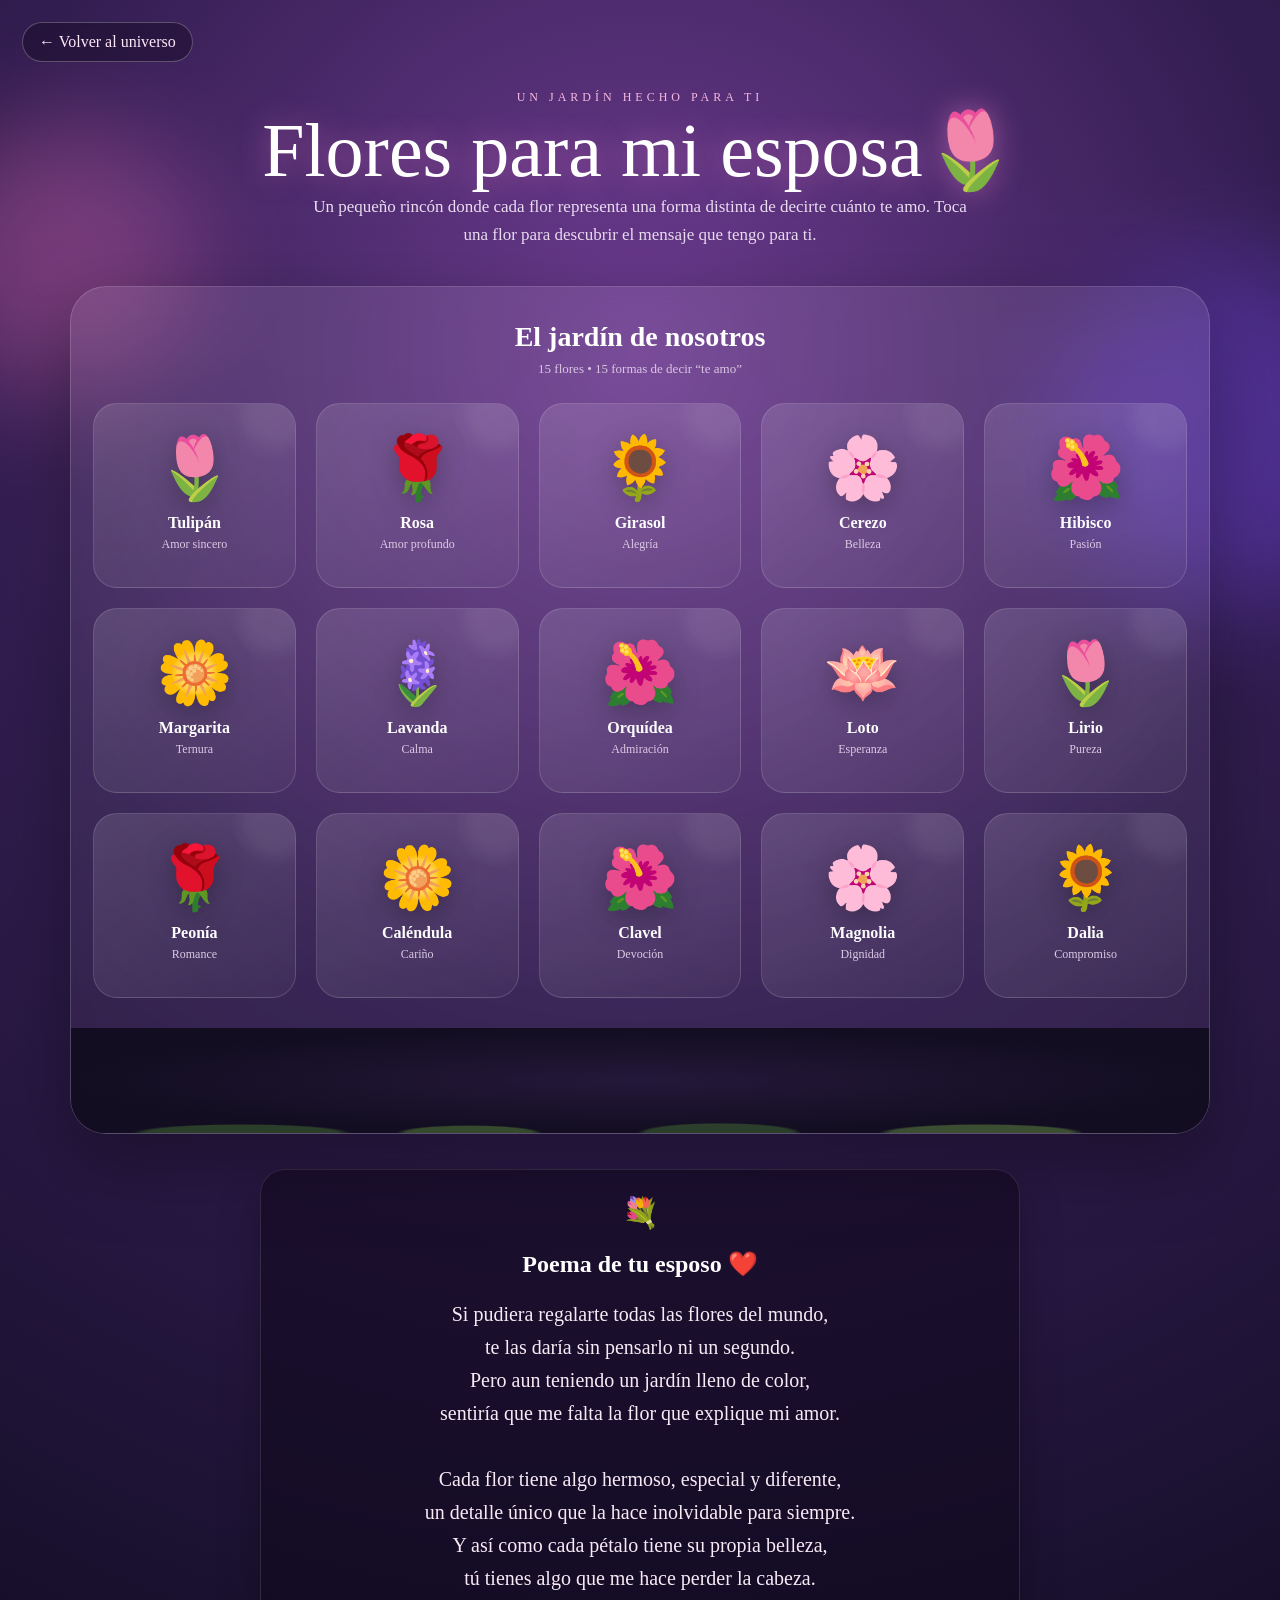
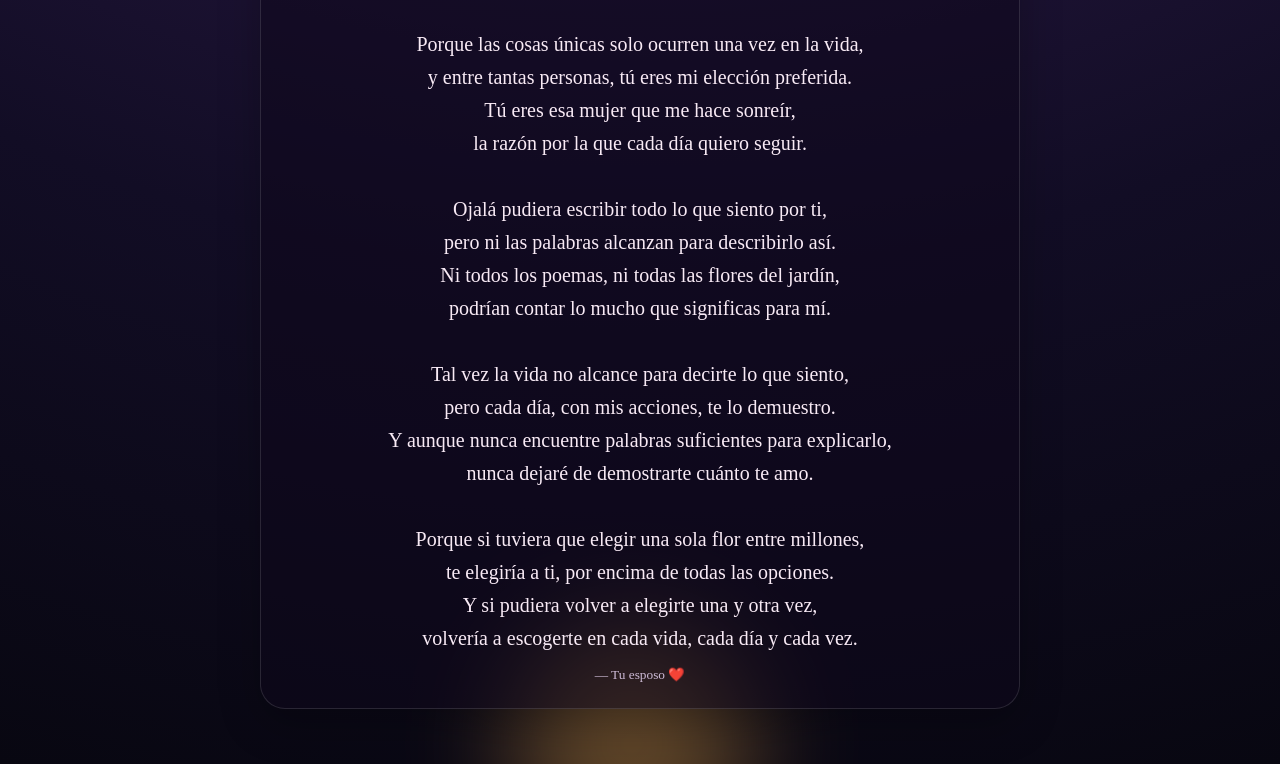
<file: flores.html>
<!doctype html>
<html lang="es">
<head>
<meta charset="utf-8">
<meta name="viewport" content="width=device-width,initial-scale=1">
<title>Flores para ti 🌷</title>
<link rel="stylesheet" href="styles.css">
<style>
/* ===== JARDÍN DE FLORES — SOLO ESTA PÁGINA ===== */
.flor-page{min-height:100vh;position:relative;overflow:hidden;background:radial-gradient(circle at 50% 15%,#6e3c91 0,#321d50 32%,#120d25 72%,#080711 100%);color:#fff}
.flor-page *{box-sizing:border-box}
.flor-page .back{position:relative;z-index:20;display:inline-block;margin:22px 0 0 22px;padding:10px 16px;border:1px solid rgba(255,255,255,.25);border-radius:999px;background:rgba(20,10,35,.45);backdrop-filter:blur(8px);color:#ffe7fa;text-decoration:none}
.flor-page .glow{position:absolute;border-radius:50%;filter:blur(55px);opacity:.35;pointer-events:none}.g1{width:280px;height:280px;background:#e36bb6;left:-80px;top:120px}.g2{width:350px;height:350px;background:#7c4dff;right:-120px;top:260px}.g3{width:240px;height:240px;background:#ffb84d;left:40%;bottom:-100px}
.flor-hero{position:relative;z-index:5;text-align:center;padding:28px 20px 10px}.flor-kicker{letter-spacing:4px;text-transform:uppercase;color:#f7b9df;font-size:12px}.flor-hero h1{font-family:Georgia,serif;font-size:clamp(42px,7vw,76px);margin:8px 0 6px;text-shadow:0 0 30px rgba(255,137,215,.45)}.flor-hero p{max-width:680px;margin:0 auto;color:#eadcf1;font-size:17px;line-height:1.6}
.garden{position:relative;z-index:5;max-width:1180px;margin:28px auto 0;padding:0 20px 55px}.garden-bed{position:relative;padding:34px 22px 40px;border:1px solid rgba(255,255,255,.16);border-radius:36px;background:linear-gradient(180deg,rgba(255,255,255,.09),rgba(255,255,255,.035));box-shadow:0 25px 80px rgba(0,0,0,.35);backdrop-filter:blur(10px)}
.flowers{display:grid;grid-template-columns:repeat(5,1fr);gap:20px;align-items:stretch}.flower-card{position:relative;min-height:185px;border-radius:24px;padding:18px 12px;text-align:center;border:1px solid rgba(255,255,255,.14);background:linear-gradient(145deg,rgba(255,255,255,.12),rgba(255,255,255,.035));cursor:pointer;transition:transform .35s ease,box-shadow .35s ease,border-color .35s ease;overflow:hidden}.flower-card:hover{transform:translateY(-9px) scale(1.02);box-shadow:0 18px 40px rgba(0,0,0,.3);border-color:rgba(255,255,255,.38)}.flower-card:active{transform:scale(.98)}.flower-art{font-size:62px;height:92px;display:flex;align-items:center;justify-content:center;filter:drop-shadow(0 7px 13px rgba(0,0,0,.25));transition:transform .5s}.flower-card:hover .flower-art{transform:rotate(-5deg) scale(1.12)}.flower-name{font-weight:700;font-size:16px}.flower-color{font-size:12px;color:#dcc9e5;margin-top:5px}.flower-card .shine{position:absolute;width:70px;height:70px;border-radius:50%;background:#fff;opacity:.07;filter:blur(8px);top:-25px;right:-15px}
.garden-title{text-align:center;margin-bottom:26px}.garden-title h2{font-family:Georgia,serif;font-size:28px;margin:0 0 6px}.garden-title span{font-size:13px;color:#d9c7e2}
.ground{height:105px;margin:30px -22px -40px;border-radius:0 0 34px 34px;background:radial-gradient(ellipse at center,#24183a 0,#120d20 72%);position:relative;overflow:hidden}.ground:before{content:"";position:absolute;left:0;right:0;top:25px;height:80px;background:radial-gradient(ellipse at 15% 100%,#314b2d 0 7%,transparent 8%),radial-gradient(ellipse at 35% 100%,#3f5b31 0 6%,transparent 7%),radial-gradient(ellipse at 57% 100%,#314b2d 0 8%,transparent 9%),radial-gradient(ellipse at 80% 100%,#465f36 0 7%,transparent 8%);opacity:.8}
.petals{position:absolute;inset:0;pointer-events:none;overflow:hidden}.petal{position:absolute;top:-50px;font-size:18px;animation:fall linear infinite;opacity:.75}.p1{left:7%;animation-duration:11s}.p2{left:19%;animation-duration:14s;animation-delay:2s}.p3{left:34%;animation-duration:12s;animation-delay:5s}.p4{left:53%;animation-duration:16s;animation-delay:1s}.p5{left:69%;animation-duration:13s;animation-delay:4s}.p6{left:87%;animation-duration:15s;animation-delay:7s}@keyframes fall{0%{transform:translateY(-40px) rotate(0deg)}50%{transform:translate(35px,55vh) rotate(160deg)}100%{transform:translate(-25px,110vh) rotate(330deg)}}
.message{max-width:760px;margin:35px auto 0;padding:25px;border-radius:25px;text-align:center;background:rgba(16,9,28,.55);border:1px solid rgba(255,255,255,.12);box-shadow:0 15px 40px rgba(0,0,0,.25)}.message .big{font-size:30px}.message p{font-family:Georgia,serif;font-size:20px;line-height:1.65;margin:10px 0;color:#f8eaf5}.message small{color:#cdbbd6}
.flower-modal{position:fixed;inset:0;z-index:100;display:none;place-items:center;padding:20px;background:rgba(5,3,12,.75);backdrop-filter:blur(12px)}.flower-modal.show{display:grid}.modal-box{width:min(430px,100%);padding:32px;border-radius:30px;text-align:center;background:linear-gradient(145deg,#35204c,#171024);border:1px solid rgba(255,255,255,.22);box-shadow:0 30px 100px #000}.modal-flower{font-size:85px}.modal-box h3{font-family:Georgia,serif;font-size:30px;margin:5px 0 10px}.modal-box p{color:#e8dbea;line-height:1.6}.close-flower{margin-top:14px;border:0;border-radius:999px;padding:11px 22px;background:#d46aad;color:#fff;cursor:pointer;font-weight:700}
@media(max-width:900px){.flowers{grid-template-columns:repeat(3,1fr)}}@media(max-width:600px){.flowers{grid-template-columns:repeat(2,1fr);gap:12px}.flower-card{min-height:165px}.flower-art{font-size:52px;height:78px}.flor-hero{padding-top:18px}.garden{padding:0 12px 35px}.garden-bed{padding:26px 12px 32px}.ground{margin-left:-12px;margin-right:-12px}.message{margin-left:10px;margin-right:10px}}

.flower-rain{position:fixed;inset:0;z-index:150;pointer-events:none;overflow:hidden}.rain-flower{position:absolute;top:-90px;font-size:clamp(22px,3vw,38px);filter:drop-shadow(0 5px 8px rgba(0,0,0,.28));animation:flowerRainFall var(--dur) cubic-bezier(.2,.65,.35,1) forwards;will-change:transform,opacity}.rain-flower span{display:block;animation:flowerRainSpin var(--spin) linear infinite}@keyframes flowerRainFall{0%{transform:translate3d(0,-100px,0) rotate(0deg);opacity:0}8%{opacity:1}100%{transform:translate3d(var(--drift),115vh,0) rotate(var(--rot));opacity:.9}}@keyframes flowerRainSpin{to{transform:rotate(360deg)}}
</style>
</head>
<body>
<main class="flor-page">
  <div class="glow g1"></div><div class="glow g2"></div><div class="glow g3"></div>
  <div class="petals" aria-hidden="true"><span class="petal p1">🌸</span><span class="petal p2">🌷</span><span class="petal p3">🌹</span><span class="petal p4">🌸</span><span class="petal p5">🌼</span><span class="petal p6">🌷</span></div>
  <a class="back" href="indice.html">← Volver al universo</a>

  <header class="flor-hero">
    <div class="flor-kicker">Un jardín hecho para ti</div>
    <h1>Flores para mi esposa🌷</h1>
    <p>Un pequeño rincón donde cada flor representa una forma distinta de decirte cuánto te amo. Toca una flor para descubrir el mensaje que tengo para ti.</p>
  </header>

  <section class="garden">
    <div class="garden-bed">
      <div class="garden-title"><h2>El jardín de nosotros</h2><span>15 flores • 15 formas de decir “te amo”</span></div>
      <div class="flowers">
        <article class="flower-card" data-flower="🌷" data-name="Tulipanes" data-msg="Esta flor es tu favorita, y siempre me recuerda a ti por lo hermosa que es."><i class="shine"></i><div class="flower-art">🌷</div><div class="flower-name">Tulipán</div><div class="flower-color">Amor sincero</div></article>
        <article class="flower-card" data-flower="🌹" data-name="Rosas" data-msg="La rosa es como tú, única y especial."><i class="shine"></i><div class="flower-art">🌹</div><div class="flower-name">Rosa</div><div class="flower-color">Amor profundo</div></article>
        <article class="flower-card" data-flower="🌻" data-name="Girasoles" data-msg="El girasol me recuerda al sol porque tú eres la que ilumina mis días."><i class="shine"></i><div class="flower-art">🌻</div><div class="flower-name">Girasol</div><div class="flower-color">Alegría</div></article>
        <article class="flower-card" data-flower="🌸" data-name="Cerezos" data-msg="El cerezo simboliza la belleza, así que te lo doy por ser tan bonita."><i class="shine"></i><div class="flower-art">🌸</div><div class="flower-name">Cerezo</div><div class="flower-color">Belleza</div></article>
        <article class="flower-card" data-flower="🌺" data-name="Hibiscos" data-msg="Son muy coloridos y me recuerdan a la alegría que causas cuando estamos juntos."><i class="shine"></i><div class="flower-art">🌺</div><div class="flower-name">Hibisco</div><div class="flower-color">Pasión</div></article>
        <article class="flower-card" data-flower="🌼" data-name="Margaritas" data-msg="La margarita es bonita porque un día jugué a me quiere, no me quiere y me terminaste amando."><i class="shine"></i><div class="flower-art">🌼</div><div class="flower-name">Margarita</div><div class="flower-color">Ternura</div></article>
        <article class="flower-card" data-flower="🪻" data-name="Lavanda" data-msg="Tienes un olor tan relajante como el de esta flor."><i class="shine"></i><div class="flower-art">🪻</div><div class="flower-name">Lavanda</div><div class="flower-color">Calma</div></article>
        <article class="flower-card" data-flower="🌺" data-name="Orquídea" data-msg="Esta flor casi es la más hermosa, pero le ganas, mi amor."><i class="shine"></i><div class="flower-art">🌺</div><div class="flower-name">Orquídea</div><div class="flower-color">Admiración</div></article>
        <article class="flower-card" data-flower="🪷" data-name="Loto" data-msg="Cada loto tiene un significado, pero yo te daré el loto rojo, porque representa el amor y la pasión que siento por ti."><i class="shine"></i><div class="flower-art">🪷</div><div class="flower-name">Loto</div><div class="flower-color">Esperanza</div></article>
        <article class="flower-card" data-flower="🌷" data-name="Lirios" data-msg="Los lirios representan la pureza y la belleza, y por eso me hacen pensar en ti y en lo especial que eres para mí."><i class="shine"></i><div class="flower-art">🌷</div><div class="flower-name">Lirio</div><div class="flower-color">Pureza</div></article>
        <article class="flower-card" data-flower="🌹" data-name="Peonías" data-msg="Las peonías representan el amor y la felicidad, y eso es justo lo que quiero seguir construyendo contigo."><i class="shine"></i><div class="flower-art">🌹</div><div class="flower-name">Peonía</div><div class="flower-color">Romance</div></article>
        <article class="flower-card" data-flower="🌼" data-name="Caléndula" data-msg="La caléndula representa la alegría y el cariño, y me recuerda a todos esos momentos en los que tú haces mis días más bonitos."><i class="shine"></i><div class="flower-art">🌼</div><div class="flower-name">Caléndula</div><div class="flower-color">Cariño</div></article>
        <article class="flower-card" data-flower="🌺" data-name="Claveles" data-msg="Los claveles representan el cariño y la admiración, y me recuerdan todo el amor que siento por ti."><i class="shine"></i><div class="flower-art">🌺</div><div class="flower-name">Clavel</div><div class="flower-color">Devoción</div></article>
        <article class="flower-card" data-flower="🌸" data-name="Magnolias" data-msg="Las magnolias representan la belleza y la dignidad, y para mí son perfectas para recordarte lo increíble que eres."><i class="shine"></i><div class="flower-art">🌸</div><div class="flower-name">Magnolia</div><div class="flower-color">Dignidad</div></article>
        <article class="flower-card" data-flower="🌻" data-name="Dalias" data-msg="Las dalias representan el compromiso y la fuerza, y me recuerdan que quiero seguir a tu lado construyendo nuestra historia."><i class="shine"></i><div class="flower-art">🌻</div><div class="flower-name">Dalia</div><div class="flower-color">Compromiso</div></article>
      </div>
      <div class="ground"></div>
    </div>

    <div class="message">
      <div class="big">💐</div>
      <h2>Poema de tu esposo ❤️</h2>
      <p class="poem">Si pudiera regalarte todas las flores del mundo,<br>
      te las daría sin pensarlo ni un segundo.<br>
      Pero aun teniendo un jardín lleno de color,<br>
      sentiría que me falta la flor que explique mi amor.<br><br>

      Cada flor tiene algo hermoso, especial y diferente,<br>
      un detalle único que la hace inolvidable para siempre.<br>
      Y así como cada pétalo tiene su propia belleza,<br>
      tú tienes algo que me hace perder la cabeza.<br><br>

      Porque las cosas únicas solo ocurren una vez en la vida,<br>
      y entre tantas personas, tú eres mi elección preferida.<br>
      Tú eres esa mujer que me hace sonreír,<br>
      la razón por la que cada día quiero seguir.<br><br>

      Ojalá pudiera escribir todo lo que siento por ti,<br>
      pero ni las palabras alcanzan para describirlo así.<br>
      Ni todos los poemas, ni todas las flores del jardín,<br>
      podrían contar lo mucho que significas para mí.<br><br>

      Tal vez la vida no alcance para decirte lo que siento,<br>
      pero cada día, con mis acciones, te lo demuestro.<br>
      Y aunque nunca encuentre palabras suficientes para explicarlo,<br>
      nunca dejaré de demostrarte cuánto te amo.<br><br>

      Porque si tuviera que elegir una sola flor entre millones,<br>
      te elegiría a ti, por encima de todas las opciones.<br>
      Y si pudiera volver a elegirte una y otra vez,<br>
      volvería a escogerte en cada vida, cada día y cada vez.</p>
      <small>— Tu esposo ❤️</small>
    </div>
  </section>


  <div class="flower-rain" id="flowerRain" aria-hidden="true"></div>
  <div class="flower-modal" id="flowerModal"><div class="modal-box"><div class="modal-flower" id="modalFlower">🌷</div><h3 id="modalName">Tulipán</h3><p id="modalMsg"></p><button class="close-flower" id="closeFlower">Cerrar jardín ✨</button></div></div>
</main>
<script>
(function(){
  const modal=document.getElementById('flowerModal'), icon=document.getElementById('modalFlower'), name=document.getElementById('modalName'), msg=document.getElementById('modalMsg'), rain=document.getElementById('flowerRain');

  let rainTimer=null;

  function spawnFlowerRain(flower){
    const amount=18;
    for(let i=0;i<amount;i++){
      const item=document.createElement('div');
      item.className='rain-flower';
      const span=document.createElement('span');
      span.textContent=flower;
      item.appendChild(span);
      item.style.left=(Math.random()*100)+'vw';
      item.style.setProperty('--drift',((Math.random()-.5)*220)+'px');
      item.style.setProperty('--rot',((Math.random()>.5?1:-1)*(180+Math.random()*540))+'deg');
      item.style.setProperty('--dur',(3.4+Math.random()*2.8)+'s');
      item.style.setProperty('--spin',(1.2+Math.random()*2)+'s');
      item.style.animationDelay=(Math.random()*.35)+'s';
      item.style.opacity=(.72+Math.random()*.28).toFixed(2);
      span.style.transform='rotate('+(Math.random()*60-30)+'deg)';
      rain.appendChild(item);
      setTimeout(()=>item.remove(),7000);
    }
  }

  function startFlowerRain(flower){
    stopFlowerRain();
    spawnFlowerRain(flower);
    rainTimer=setInterval(()=>spawnFlowerRain(flower),1700);
  }

  function stopFlowerRain(){
    if(rainTimer){clearInterval(rainTimer);rainTimer=null;}
    rain.innerHTML='';
  }

  document.querySelectorAll('.flower-card').forEach(card=>card.addEventListener('click',()=>{
    const flower=card.dataset.flower;
    icon.textContent=flower;
    name.textContent=card.dataset.name;
    msg.textContent=card.dataset.msg;
    modal.classList.add('show');
    startFlowerRain(flower);
  }));
  document.getElementById('closeFlower').addEventListener('click',()=>{modal.classList.remove('show');stopFlowerRain();});
  modal.addEventListener('click',e=>{if(e.target===modal){modal.classList.remove('show');stopFlowerRain();}});
  document.addEventListener('keydown',e=>{if(e.key==='Escape'){modal.classList.remove('show');stopFlowerRain();}});
})();
</script>
</body>
</html>
</file>
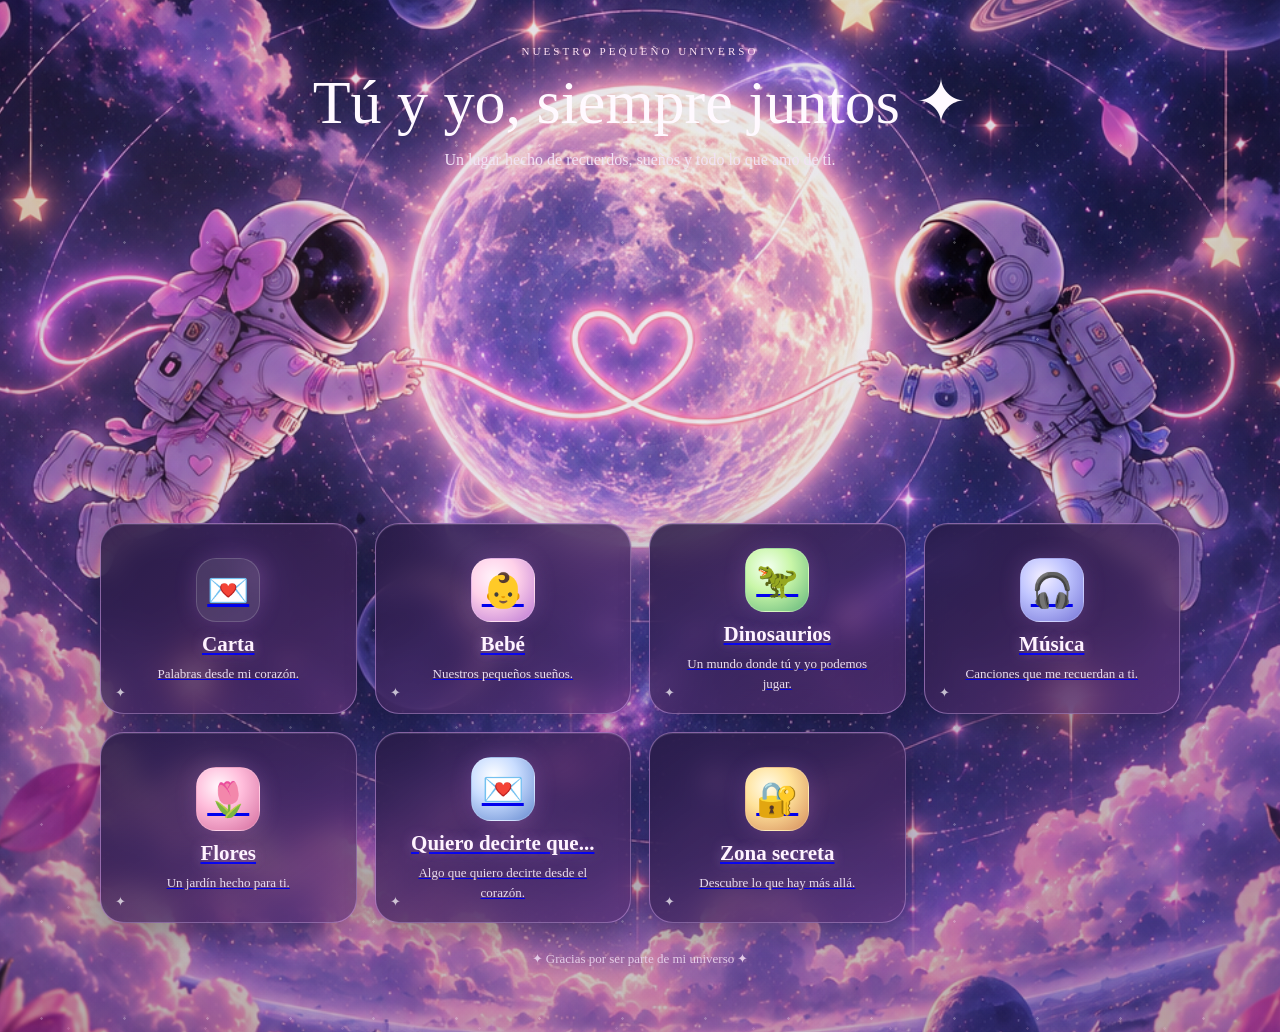
<file: indice.html>
<!doctype html><html lang="es"><head><meta charset="utf-8"><meta name="viewport" content="width=device-width,initial-scale=1"><title>Nuestro pequeño universo</title><link rel="stylesheet" href="styles.css"><style>
/* Botones exclusivos de la página 2; no modifica las demás secciones */
.cosmic-grid .card{position:relative;overflow:hidden;border:1px solid rgba(233,183,255,.42)!important;background:linear-gradient(145deg,rgba(39,26,69,.86),rgba(91,48,116,.66))!important;border-radius:24px!important;box-shadow:0 10px 30px rgba(0,0,0,.28),inset 0 1px 0 rgba(255,255,255,.12)!important;transition:transform .28s ease,box-shadow .28s ease,border-color .28s ease!important;}
.cosmic-grid .card:before{content:"";position:absolute;inset:-60%;background:radial-gradient(circle,rgba(255,190,248,.22),transparent 55%);opacity:0;transition:.3s;pointer-events:none;}
.cosmic-grid .card:hover{transform:translateY(-9px) scale(1.025)!important;border-color:rgba(255,214,251,.85)!important;box-shadow:0 18px 42px rgba(210,126,255,.28),0 0 24px rgba(232,167,255,.18)!important;}
.cosmic-grid .card:hover:before{opacity:1;}
.cosmic-grid .card .icon{width:64px;height:64px;display:flex;align-items:center;justify-content:center;margin:0 auto 10px;border-radius:20px;background:rgba(255,255,255,.11);border:1px solid rgba(255,255,255,.16);box-shadow:0 0 22px rgba(226,150,255,.18);font-size:34px;transition:.28s;}
.cosmic-grid .card:hover .icon{transform:rotate(-5deg) scale(1.1);box-shadow:0 0 28px rgba(239,177,255,.42);}
.cosmic-grid .card h3{color:#fff3ff!important;text-shadow:0 0 12px rgba(232,171,255,.34);}
.cosmic-grid .card p{color:#eadcf1!important;}
@media(max-width:700px){.cosmic-grid .card .icon{width:54px;height:54px;font-size:29px}.cosmic-grid .card{border-radius:20px!important;}}
</style></head><body><main class="menu"><div class="atmo" style="background-image:url('assets_pagina2-fondo.png')"></div><div class="aurora"></div><div class="cosmic-dust"></div><div class="shooting s1"></div><div class="shooting s2"></div><div class="stars"></div><div class="sparkles"></div>
<div class="menu-wrap"><header class="menu-head"><div class="kicker">Nuestro pequeño universo</div><h2>Tú y yo, siempre juntos ✦</h2><p>Un lugar hecho de recuerdos, sueños y todo lo que amo de ti.</p></header>
<div class="moon-scene"><div class="orbit"></div><div class="moon"></div><div class="astronaut left">👩‍🚀</div><div class="astronaut right">👨‍🚀</div><div class="love-rope"></div><div class="heart">♥</div></div>
<div class="grid cosmic-grid">
<a class="card" href="carta.html"><div class="icon">💌</div><h3>Carta</h3><p>Palabras desde mi corazón.</p></a>
<a class="card" href="bebe.html"><div class="icon">👶</div><h3>Bebé</h3><p>Nuestros pequeños sueños.</p></a>
<a class="card" href="dinosaurios.html"><div class="icon">🦖</div><h3>Dinosaurios</h3><p>Un mundo donde tú y yo podemos jugar.</p></a>
<a class="card" href="musica.html"><div class="icon">🎧</div><h3>Música</h3><p>Canciones que me recuerdan a ti.</p></a>
<a class="card" href="flores.html"><div class="icon">🌷</div><h3>Flores</h3><p>Un jardín hecho para ti.</p></a>
<a class="card" href="recuerdos.html"><div class="icon">💌</div><h3>Quiero decirte que...</h3><p>Algo que quiero decirte desde el corazón.</p></a>
<a class="card" href="secreto.html"><div class="icon">🔐</div><h3>Zona secreta</h3><p>Descubre lo que hay más allá.</p></a>
</div>

<footer>✦ Gracias por ser parte de mi universo ✦</footer></div></main><script src="script.js"></script></body></html>
</file>
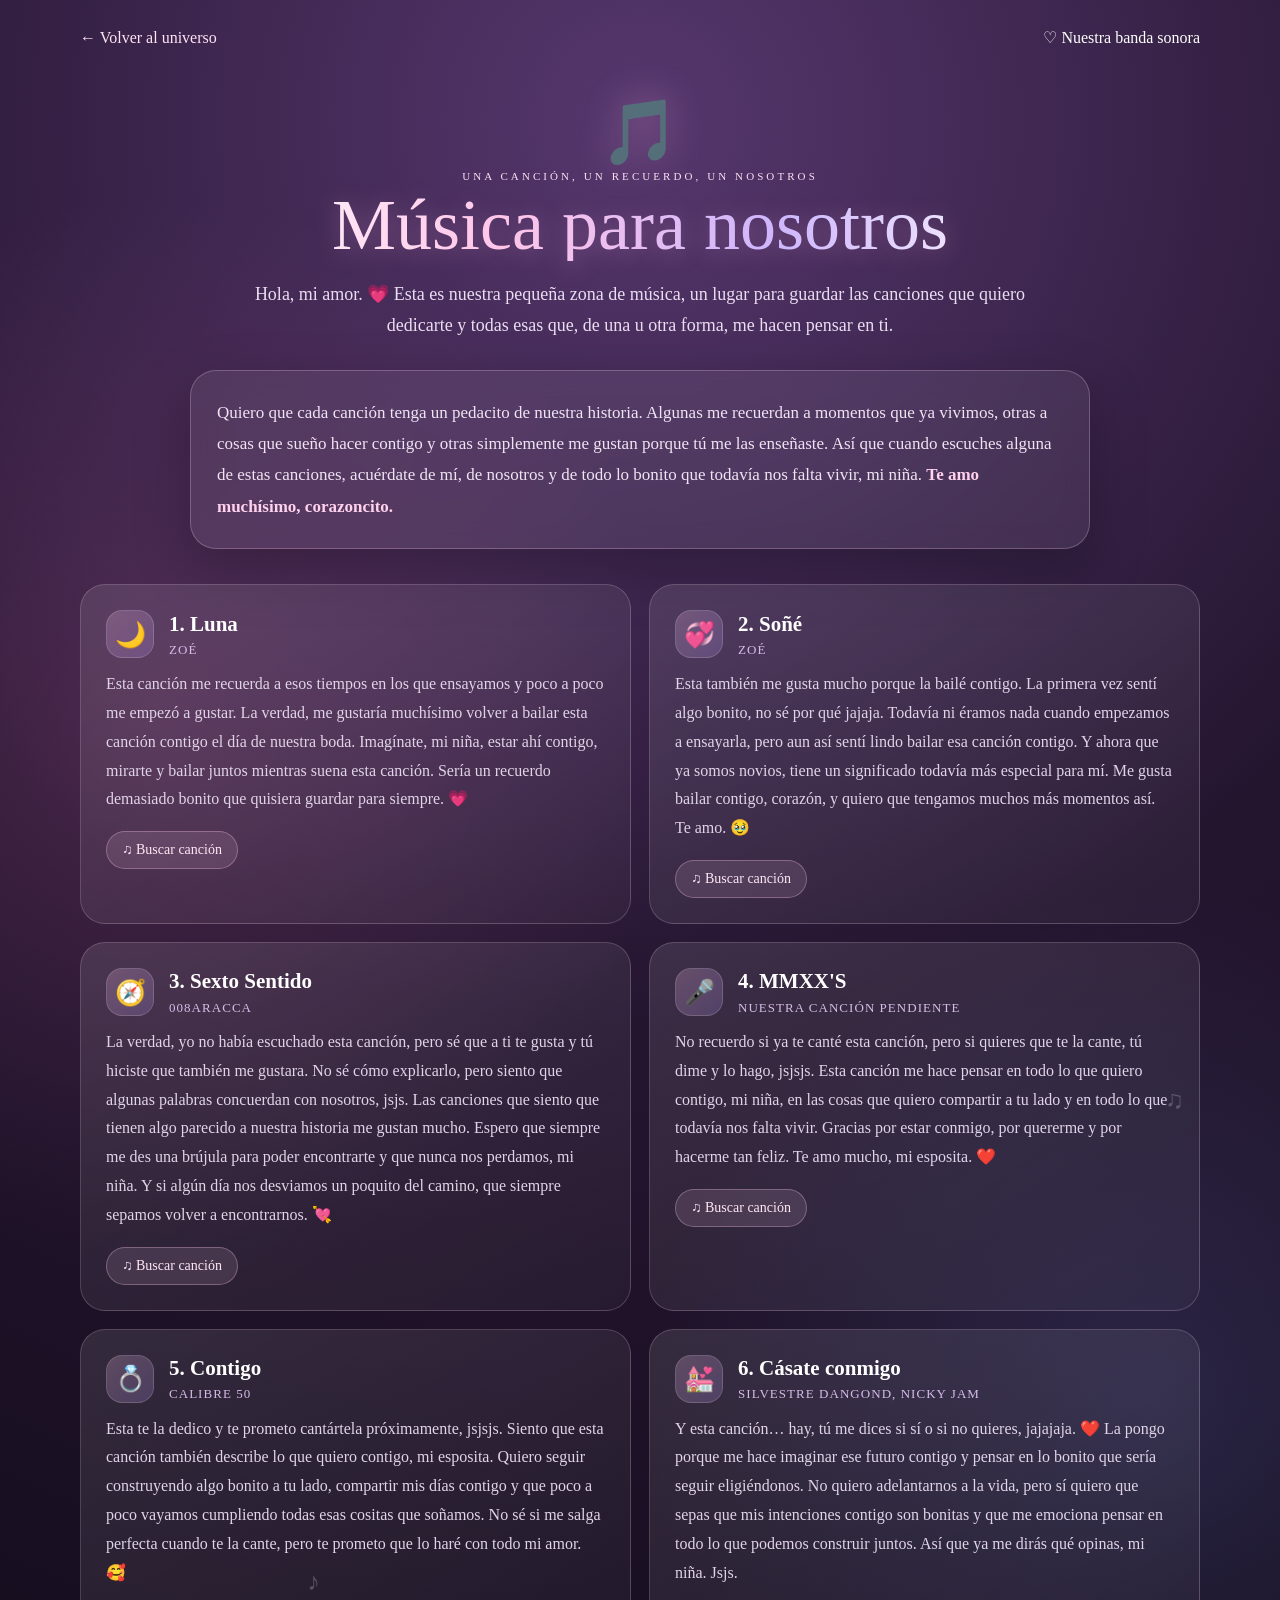
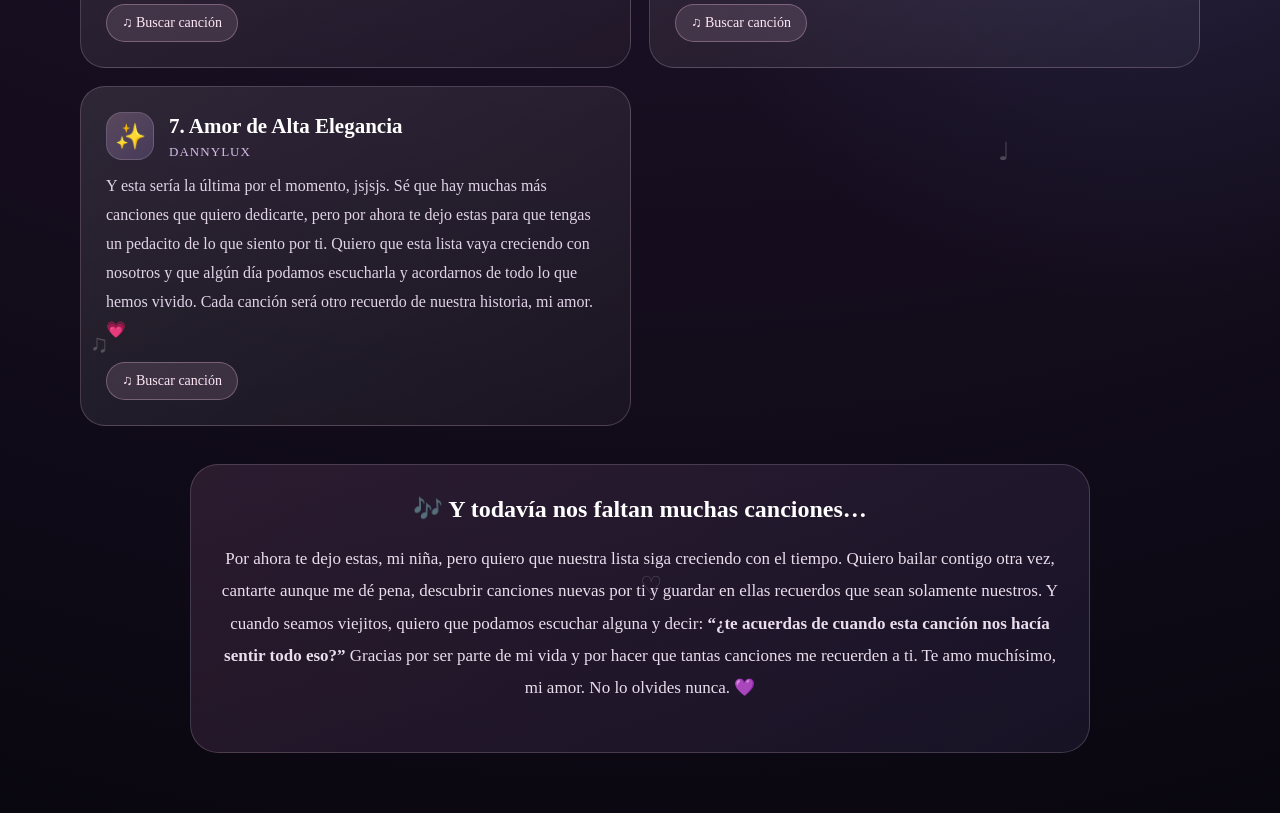
<file: musica.html>
<!doctype html>
<html lang="es"><head><meta charset="utf-8"><meta name="viewport" content="width=device-width,initial-scale=1"><title>Nuestra música ♫</title><link rel="stylesheet" href="styles.css">
<style>
.music-page{min-height:100vh;position:relative;overflow:hidden;background:radial-gradient(circle at 50% 5%,#56376e 0,#24152f 38%,#090710 100%);color:#fff;padding:28px 18px 60px}.music-page:before{content:"";position:absolute;inset:0;background:radial-gradient(circle at 12% 30%,rgba(255,125,207,.16),transparent 26%),radial-gradient(circle at 90% 58%,rgba(126,160,255,.14),transparent 28%);pointer-events:none}.music-shell{position:relative;z-index:2;max-width:1120px;margin:auto}.music-top{display:flex;justify-content:space-between;align-items:center;gap:15px;flex-wrap:wrap}.music-back{color:#ffe4f5;text-decoration:none}.music-title{text-align:center;margin:48px auto 28px;max-width:820px}.vinyl{font-size:64px;display:inline-block;animation:spin 8s linear infinite;filter:drop-shadow(0 0 18px rgba(255,180,230,.35))}@keyframes spin{to{transform:rotate(360deg)}}.music-title h1{font-size:clamp(38px,7vw,72px);margin:8px 0;background:linear-gradient(90deg,#fff,#ffc7e9,#cbb8ff,#fff);-webkit-background-clip:text;background-clip:text;color:transparent}.music-title p{color:#eadcf1;font-size:18px;line-height:1.75}.intro{margin:26px auto 35px;max-width:900px;padding:26px;border:1px solid rgba(255,210,239,.25);border-radius:26px;background:rgba(255,255,255,.07);backdrop-filter:blur(12px);box-shadow:0 20px 55px rgba(0,0,0,.25);color:#f0e4f4;line-height:1.85;font-size:17px}.intro strong{color:#ffd2ee}.music-grid{display:grid;grid-template-columns:repeat(2,minmax(0,1fr));gap:18px}.song{position:relative;padding:25px;border-radius:25px;background:linear-gradient(145deg,rgba(255,255,255,.105),rgba(255,255,255,.035));border:1px solid rgba(255,220,242,.2);transition:transform .25s,border-color .25s,box-shadow .25s;overflow:hidden}.song:hover{transform:translateY(-5px);border-color:rgba(255,205,235,.55);box-shadow:0 15px 35px rgba(205,120,190,.18)}.song-head{display:flex;align-items:center;gap:15px;margin-bottom:12px}.song-number{width:48px;height:48px;min-width:48px;border-radius:16px;display:grid;place-items:center;font-size:25px;background:linear-gradient(135deg,rgba(255,196,231,.22),rgba(183,158,255,.2));border:1px solid rgba(255,255,255,.14)}.song h2{font-size:21px;line-height:1.3;margin:0 0 4px}.artist{font-size:13px;letter-spacing:.08em;text-transform:uppercase;color:#d6bce9}.song p{margin:12px 0;color:#e1d4e8;line-height:1.8}.song-link{display:inline-flex;align-items:center;gap:8px;margin-top:5px;padding:10px 15px;border-radius:999px;background:rgba(255,205,235,.12);border:1px solid rgba(255,205,235,.3);color:#ffe7f5;text-decoration:none;font-size:14px}.song-link:hover{background:rgba(255,205,235,.22)}.love-note{margin:38px auto 0;max-width:900px;text-align:center;padding:30px;border-radius:28px;background:linear-gradient(135deg,rgba(180,110,160,.17),rgba(110,100,180,.12));border:1px solid rgba(255,220,242,.18)}.love-note h2{margin-top:0}.love-note p{color:#eaddec;line-height:1.9;font-size:17px}.floating-notes{position:absolute;inset:0;pointer-events:none;overflow:hidden}.floating-notes span{position:absolute;font-size:25px;opacity:.22;animation:float 12s linear infinite}.floating-notes span:nth-child(1){left:7%;top:80%;animation-delay:-2s}.floating-notes span:nth-child(2){left:24%;top:65%;animation-delay:-7s}.floating-notes span:nth-child(3){left:50%;top:90%;animation-delay:-4s}.floating-notes span:nth-child(4){left:78%;top:72%;animation-delay:-9s}.floating-notes span:nth-child(5){left:91%;top:45%;animation-delay:-5s}@keyframes float{0%{transform:translateY(20vh) rotate(0);opacity:0}20%{opacity:.3}100%{transform:translateY(-115vh) rotate(360deg);opacity:0}}@media(max-width:700px){.music-grid{grid-template-columns:1fr}.intro{padding:21px;font-size:16px}.song{padding:21px}.music-title{margin-top:35px}}
</style></head><body><main class="music-page"><div class="floating-notes"><span>♫</span><span>♪</span><span>♡</span><span>♩</span><span>♫</span></div><div class="music-shell"><div class="music-top"><a class="music-back" href="indice.html">← Volver al universo</a><span>♡ Nuestra banda sonora</span></div>
<section class="music-title"><div class="vinyl">🎵</div><div class="kicker">Una canción, un recuerdo, un nosotros</div><h1>Música para nosotros</h1><p>Hola, mi amor. 💗 Esta es nuestra pequeña zona de música, un lugar para guardar las canciones que quiero dedicarte y todas esas que, de una u otra forma, me hacen pensar en ti.</p></section>
<div class="intro">Quiero que cada canción tenga un pedacito de nuestra historia. Algunas me recuerdan a momentos que ya vivimos, otras a cosas que sueño hacer contigo y otras simplemente me gustan porque tú me las enseñaste. Así que cuando escuches alguna de estas canciones, acuérdate de mí, de nosotros y de todo lo bonito que todavía nos falta vivir, mi niña. <strong>Te amo muchísimo, corazoncito.</strong></div>
<section class="music-grid">
<article class="song"><div class="song-head"><div class="song-number">🌙</div><div><h2>1. Luna</h2><div class="artist">Zoé</div></div></div><p>Esta canción me recuerda a esos tiempos en los que ensayamos y poco a poco me empezó a gustar. La verdad, me gustaría muchísimo volver a bailar esta canción contigo el día de nuestra boda. Imagínate, mi niña, estar ahí contigo, mirarte y bailar juntos mientras suena esta canción. Sería un recuerdo demasiado bonito que quisiera guardar para siempre. 💗</p><a class="song-link" href="https://www.youtube.com/results?search_query=Zo%C3%A9+Luna+canci%C3%B3n" target="_blank" rel="noopener">♫ Buscar canción</a></article>
<article class="song"><div class="song-head"><div class="song-number">💞</div><div><h2>2. Soñé</h2><div class="artist">Zoé</div></div></div><p>Esta también me gusta mucho porque la bailé contigo. La primera vez sentí algo bonito, no sé por qué jajaja. Todavía ni éramos nada cuando empezamos a ensayarla, pero aun así sentí lindo bailar esa canción contigo. Y ahora que ya somos novios, tiene un significado todavía más especial para mí. Me gusta bailar contigo, corazón, y quiero que tengamos muchos más momentos así. Te amo. 🥹</p><a class="song-link" href="https://www.youtube.com/results?search_query=Zo%C3%A9+So%C3%B1%C3%A9+canci%C3%B3n" target="_blank" rel="noopener">♫ Buscar canción</a></article>
<article class="song"><div class="song-head"><div class="song-number">🧭</div><div><h2>3. Sexto Sentido</h2><div class="artist">008ARACCA</div></div></div><p>La verdad, yo no había escuchado esta canción, pero sé que a ti te gusta y tú hiciste que también me gustara. No sé cómo explicarlo, pero siento que algunas palabras concuerdan con nosotros, jsjs. Las canciones que siento que tienen algo parecido a nuestra historia me gustan mucho. Espero que siempre me des una brújula para poder encontrarte y que nunca nos perdamos, mi niña. Y si algún día nos desviamos un poquito del camino, que siempre sepamos volver a encontrarnos. 💘</p><a class="song-link" href="https://www.youtube.com/results?search_query=008ARACCA+Sexto+Sentido" target="_blank" rel="noopener">♫ Buscar canción</a></article>
<article class="song"><div class="song-head"><div class="song-number">🎤</div><div><h2>4. MMXX'S</h2><div class="artist">Nuestra canción pendiente</div></div></div><p>No recuerdo si ya te canté esta canción, pero si quieres que te la cante, tú dime y lo hago, jsjsjs. Esta canción me hace pensar en todo lo que quiero contigo, mi niña, en las cosas que quiero compartir a tu lado y en todo lo que todavía nos falta vivir. Gracias por estar conmigo, por quererme y por hacerme tan feliz. Te amo mucho, mi esposita. ❤️</p><a class="song-link" href="https://www.youtube.com/results?search_query=MMXX%27S+canci%C3%B3n" target="_blank" rel="noopener">♫ Buscar canción</a></article>
<article class="song"><div class="song-head"><div class="song-number">💍</div><div><h2>5. Contigo</h2><div class="artist">Calibre 50</div></div></div><p>Esta te la dedico y te prometo cantártela próximamente, jsjsjs. Siento que esta canción también describe lo que quiero contigo, mi esposita. Quiero seguir construyendo algo bonito a tu lado, compartir mis días contigo y que poco a poco vayamos cumpliendo todas esas cositas que soñamos. No sé si me salga perfecta cuando te la cante, pero te prometo que lo haré con todo mi amor. 🥰</p><a class="song-link" href="https://www.youtube.com/results?search_query=Calibre+50+Contigo" target="_blank" rel="noopener">♫ Buscar canción</a></article>
<article class="song"><div class="song-head"><div class="song-number">💒</div><div><h2>6. Cásate conmigo</h2><div class="artist">Silvestre Dangond, Nicky Jam</div></div></div><p>Y esta canción… hay, tú me dices si sí o si no quieres, jajajaja. ❤️ La pongo porque me hace imaginar ese futuro contigo y pensar en lo bonito que sería seguir eligiéndonos. No quiero adelantarnos a la vida, pero sí quiero que sepas que mis intenciones contigo son bonitas y que me emociona pensar en todo lo que podemos construir juntos. Así que ya me dirás qué opinas, mi niña. Jsjs.</p><a class="song-link" href="https://www.youtube.com/results?search_query=Silvestre+Dangond+Nicky+Jam+C%C3%A1sate+conmigo" target="_blank" rel="noopener">♫ Buscar canción</a></article>
<article class="song"><div class="song-head"><div class="song-number">✨</div><div><h2>7. Amor de Alta Elegancia</h2><div class="artist">DannyLux</div></div></div><p>Y esta sería la última por el momento, jsjsjs. Sé que hay muchas más canciones que quiero dedicarte, pero por ahora te dejo estas para que tengas un pedacito de lo que siento por ti. Quiero que esta lista vaya creciendo con nosotros y que algún día podamos escucharla y acordarnos de todo lo que hemos vivido. Cada canción será otro recuerdo de nuestra historia, mi amor. 💗</p><a class="song-link" href="https://www.youtube.com/results?search_query=DannyLux+Amor+de+Alta+Elegancia" target="_blank" rel="noopener">♫ Buscar canción</a></article>
</section>
<section class="love-note"><h2>🎶 Y todavía nos faltan muchas canciones…</h2><p>Por ahora te dejo estas, mi niña, pero quiero que nuestra lista siga creciendo con el tiempo. Quiero bailar contigo otra vez, cantarte aunque me dé pena, descubrir canciones nuevas por ti y guardar en ellas recuerdos que sean solamente nuestros. Y cuando seamos viejitos, quiero que podamos escuchar alguna y decir: <strong>“¿te acuerdas de cuando esta canción nos hacía sentir todo eso?”</strong> Gracias por ser parte de mi vida y por hacer que tantas canciones me recuerden a ti. Te amo muchísimo, mi amor. No lo olvides nunca. 💜</p></section>
</div></main><script src="script.js"></script></body></html>
</file>
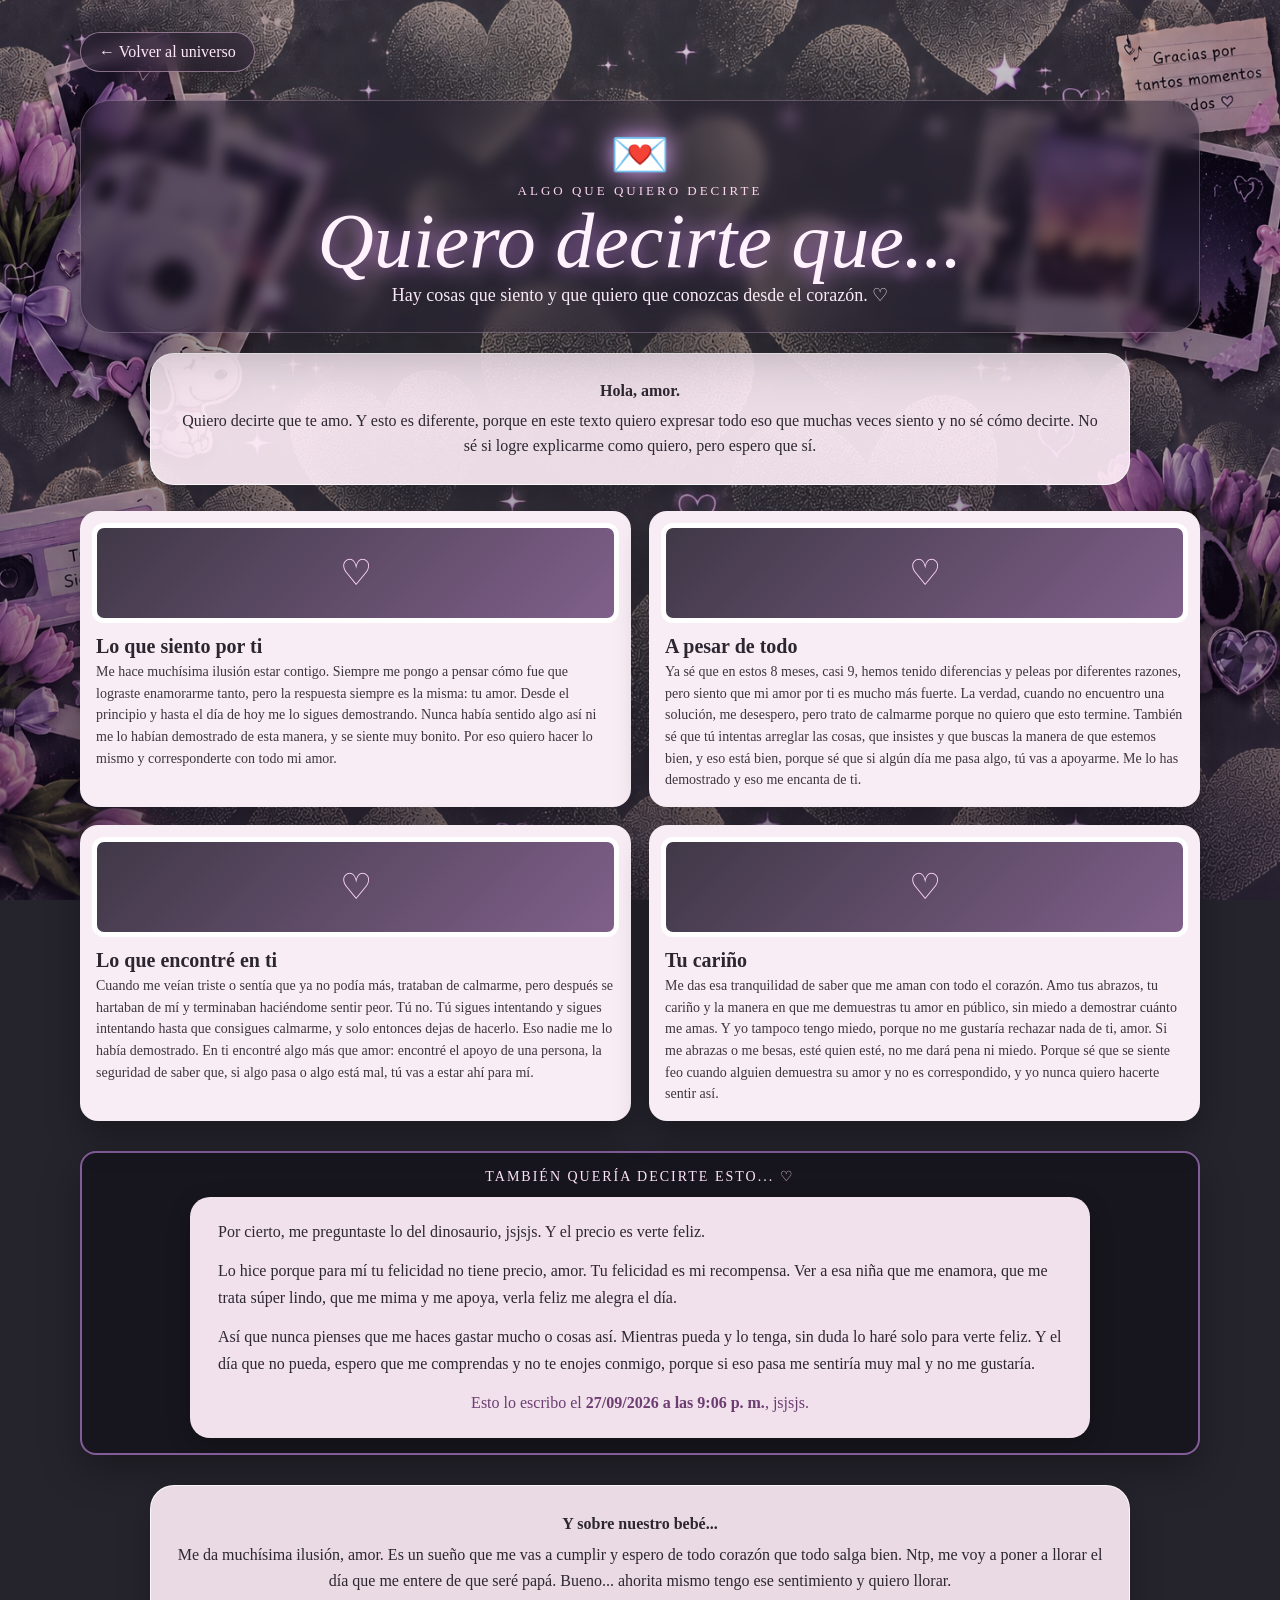
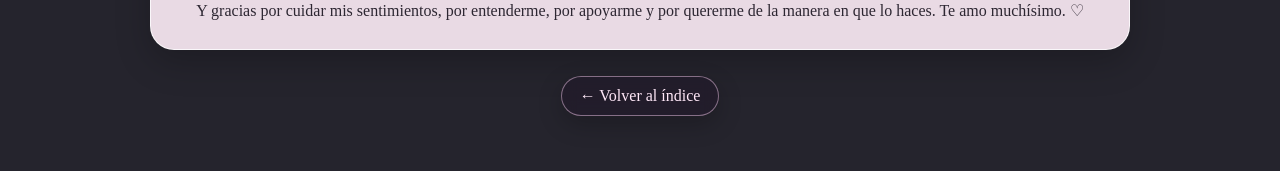
<file: recuerdos.html>
<!doctype html><html lang="es"><head><meta charset="utf-8"><meta name="viewport" content="width=device-width,initial-scale=1"><title>Quiero decirte que...</title><link rel="stylesheet" href="styles.css">
<style>
.recuerdos-page{min-height:100vh;position:relative;overflow-x:hidden;background:#25242d;color:#fff;}
.recuerdos-page .atmo{position:fixed!important;inset:0!important;background-image:url('assets_recuerdos-fondo.png')!important;background-size:cover!important;background-position:center!important;background-repeat:no-repeat!important;z-index:0;}
.recuerdos-page:after{content:"";position:fixed;inset:0;background:linear-gradient(180deg,rgba(20,18,28,.10),rgba(20,18,28,.28));pointer-events:none;z-index:1;}
.recuerdos-content{position:relative;z-index:2;min-height:100vh;padding:32px 20px 55px;box-sizing:border-box;}
.recuerdos-inner{width:min(1120px,100%);margin:auto;}
.recuerdos-back{display:inline-flex;align-items:center;gap:8px;padding:10px 18px;border:1px solid rgba(255,210,246,.45);border-radius:999px;background:rgba(34,25,43,.55);backdrop-filter:blur(8px);color:#ffe8f8!important;text-decoration:none;box-shadow:0 8px 25px rgba(0,0,0,.22);transition:.25s;}
.recuerdos-back:hover{transform:translateY(-2px);background:rgba(88,48,94,.7);box-shadow:0 10px 30px rgba(222,117,255,.25);}
.recuerdos-title{text-align:center;margin:28px auto 18px;padding:26px 25px;border-radius:30px;background:rgba(32,26,42,.48);border:1px solid rgba(255,218,249,.25);box-shadow:0 20px 55px rgba(0,0,0,.24);backdrop-filter:blur(7px);}
.recuerdos-title .camera{font-size:48px;filter:drop-shadow(0 0 12px #e7a9ff);}
.recuerdos-title .kicker{color:#ffd6f2;letter-spacing:3px;text-transform:uppercase;font-size:13px;}
.recuerdos-title h1{margin:4px 0 5px;font-size:clamp(42px,7vw,78px);font-family:Georgia,serif;font-style:italic;color:#fff2fc;text-shadow:0 0 20px rgba(226,150,255,.8);}
.recuerdos-title p{margin:0;color:#f9e9f7;font-size:18px;}
.memory-intro{max-width:820px;margin:20px auto 26px;padding:20px 26px;border-radius:24px;background:rgba(255,239,249,.84);color:#2d2732;border:1px solid rgba(255,255,255,.8);box-shadow:0 12px 35px rgba(0,0,0,.22);text-align:center;}
.memory-intro p{margin:5px 0;line-height:1.55;}
.memory-grid{display:grid;grid-template-columns:repeat(4,1fr);gap:18px;margin:24px 0;}
.memory-card{background:#f8edf5;color:#2c2630;border-radius:18px;padding:12px 12px 16px;box-shadow:0 15px 35px rgba(0,0,0,.30);transform:rotate(-1.5deg);transition:.28s;}
.memory-card:nth-child(2){transform:rotate(1.4deg)}.memory-card:nth-child(3){transform:rotate(-.8deg)}.memory-card:nth-child(4){transform:rotate(1.8deg)}
.memory-card:hover{transform:translateY(-8px) rotate(0);box-shadow:0 20px 45px rgba(227,142,255,.28);}
.memory-photo{height:190px;border-radius:12px;background:linear-gradient(135deg,#3d3945,#706479);display:flex;align-items:center;justify-content:center;font-size:36px;overflow:hidden;border:5px solid #fff;}
.memory-card h3{margin:12px 4px 3px;font-family:Georgia,serif;font-size:20px}.memory-card p{margin:0 4px;font-size:13px;opacity:.78;}
.filmstrip{margin:30px 0;padding:15px 14px;background:#17151d;border:2px solid rgba(221,154,255,.55);border-radius:16px;box-shadow:0 15px 40px rgba(0,0,0,.3);overflow:hidden;}
.filmstrip-title{text-align:center;color:#ffe3f7;margin:0 0 12px;font-size:14px;letter-spacing:2px;text-transform:uppercase;}
.film-row{display:grid;grid-template-columns:repeat(6,1fr);gap:10px;}
.film-frame{height:110px;background:#37343e;border:5px solid #0e0d12;outline:1px solid rgba(255,220,250,.2);display:flex;align-items:center;justify-content:center;color:#eacff0;font-size:24px;}
.back-bottom{display:flex;justify-content:center;margin-top:25px;}
@media(max-width:800px){.memory-grid{grid-template-columns:repeat(2,1fr)}.film-row{grid-template-columns:repeat(3,1fr)}.memory-photo{height:150px}}
@media(max-width:520px){.recuerdos-content{padding:22px 12px 40px}.memory-grid{grid-template-columns:1fr 1fr;gap:10px}.memory-photo{height:125px}.memory-card{padding:8px 8px 12px}.memory-card h3{font-size:16px}.memory-card p{font-size:11px}.film-row{grid-template-columns:repeat(2,1fr)}}

.love-letter,.final-note{max-width:980px!important;background:rgba(255,239,249,.90)!important;}
.letter-sections{grid-template-columns:repeat(2,1fr)!important;align-items:stretch;}
.letter-sections .memory-card{transform:none!important;display:flex;flex-direction:column;}
.letter-sections .memory-card:hover{transform:translateY(-6px)!important;}
.letter-sections .memory-photo{height:100px!important;flex:none;background:linear-gradient(135deg,#403847,#80608a)!important;color:#ffd8f5;}
.letter-sections .memory-card p{font-size:14px;line-height:1.55;opacity:.92;}
.special-note{max-width:900px;margin:auto;padding:22px 28px;border-radius:20px;background:rgba(255,239,249,.94);color:#2d2732;line-height:1.65;text-align:left;box-shadow:0 8px 25px rgba(0,0,0,.2);}
.special-note p{margin:0 0 13px}.special-note p:last-child{margin-bottom:0;text-align:center;color:#6b3d70;}
.final-note p{line-height:1.6;}
@media(max-width:700px){.letter-sections{grid-template-columns:1fr!important}.letter-sections .memory-photo{height:75px!important}.letter-sections .memory-card p{font-size:13px}.special-note{padding:18px 16px;font-size:14px;}}
</style></head><body><main class="recuerdos-page"><div class="atmo"></div><div class="recuerdos-content"><div class="recuerdos-inner">
<a class="recuerdos-back" href="indice.html">← Volver al universo</a>
<header class="recuerdos-title"><div class="camera">💌</div><div class="kicker">Algo que quiero decirte</div><h1>Quiero decirte que...</h1><p>Hay cosas que siento y que quiero que conozcas desde el corazón. ♡</p></header>
<section class="memory-intro love-letter"><p><strong>Hola, amor.</strong></p><p>Quiero decirte que te amo. Y esto es diferente, porque en este texto quiero expresar todo eso que muchas veces siento y no sé cómo decirte. No sé si logre explicarme como quiero, pero espero que sí.</p></section>
<section class="memory-grid letter-sections">
<article class="memory-card"><div class="memory-photo">♡</div><h3>Lo que siento por ti</h3><p>Me hace muchísima ilusión estar contigo. Siempre me pongo a pensar cómo fue que lograste enamorarme tanto, pero la respuesta siempre es la misma: tu amor. Desde el principio y hasta el día de hoy me lo sigues demostrando. Nunca había sentido algo así ni me lo habían demostrado de esta manera, y se siente muy bonito. Por eso quiero hacer lo mismo y corresponderte con todo mi amor.</p></article>
<article class="memory-card"><div class="memory-photo">♡</div><h3>A pesar de todo</h3><p>Ya sé que en estos 8 meses, casi 9, hemos tenido diferencias y peleas por diferentes razones, pero siento que mi amor por ti es mucho más fuerte. La verdad, cuando no encuentro una solución, me desespero, pero trato de calmarme porque no quiero que esto termine. También sé que tú intentas arreglar las cosas, que insistes y que buscas la manera de que estemos bien, y eso está bien, porque sé que si algún día me pasa algo, tú vas a apoyarme. Me lo has demostrado y eso me encanta de ti.</p></article>
<article class="memory-card"><div class="memory-photo">♡</div><h3>Lo que encontré en ti</h3><p>Cuando me veían triste o sentía que ya no podía más, trataban de calmarme, pero después se hartaban de mí y terminaban haciéndome sentir peor. Tú no. Tú sigues intentando y sigues intentando hasta que consigues calmarme, y solo entonces dejas de hacerlo. Eso nadie me lo había demostrado. En ti encontré algo más que amor: encontré el apoyo de una persona, la seguridad de saber que, si algo pasa o algo está mal, tú vas a estar ahí para mí.</p></article>
<article class="memory-card"><div class="memory-photo">♡</div><h3>Tu cariño</h3><p>Me das esa tranquilidad de saber que me aman con todo el corazón. Amo tus abrazos, tu cariño y la manera en que me demuestras tu amor en público, sin miedo a demostrar cuánto me amas. Y yo tampoco tengo miedo, porque no me gustaría rechazar nada de ti, amor. Si me abrazas o me besas, esté quien esté, no me dará pena ni miedo. Porque sé que se siente feo cuando alguien demuestra su amor y no es correspondido, y yo nunca quiero hacerte sentir así.</p></article>
</section>
<section class="filmstrip"><div class="filmstrip-title">También quería decirte esto... ♡</div><div class="special-note"><p>Por cierto, me preguntaste lo del dinosaurio, jsjsjs. Y el precio es verte feliz.</p><p>Lo hice porque para mí tu felicidad no tiene precio, amor. Tu felicidad es mi recompensa. Ver a esa niña que me enamora, que me trata súper lindo, que me mima y me apoya, verla feliz me alegra el día.</p><p>Así que nunca pienses que me haces gastar mucho o cosas así. Mientras pueda y lo tenga, sin duda lo haré solo para verte feliz. Y el día que no pueda, espero que me comprendas y no te enojes conmigo, porque si eso pasa me sentiría muy mal y no me gustaría.</p><p>Esto lo escribo el <strong>27/09/2026 a las 9:06 p. m.</strong>, jsjsjs.</p></div></section>
<section class="memory-intro final-note"><p><strong>Y sobre nuestro bebé...</strong></p><p>Me da muchísima ilusión, amor. Es un sueño que me vas a cumplir y espero de todo corazón que todo salga bien. Ntp, me voy a poner a llorar el día que me entere de que seré papá. Bueno... ahorita mismo tengo ese sentimiento y quiero llorar.</p><p>Y gracias por cuidar mis sentimientos, por entenderme, por apoyarme y por quererme de la manera en que lo haces. Te amo muchísimo. ♡</p></section><div class="back-bottom"><a class="recuerdos-back" href="indice.html">← Volver al índice</a></div>
</div></div></main><script src="script.js"></script></body></html>
</file>
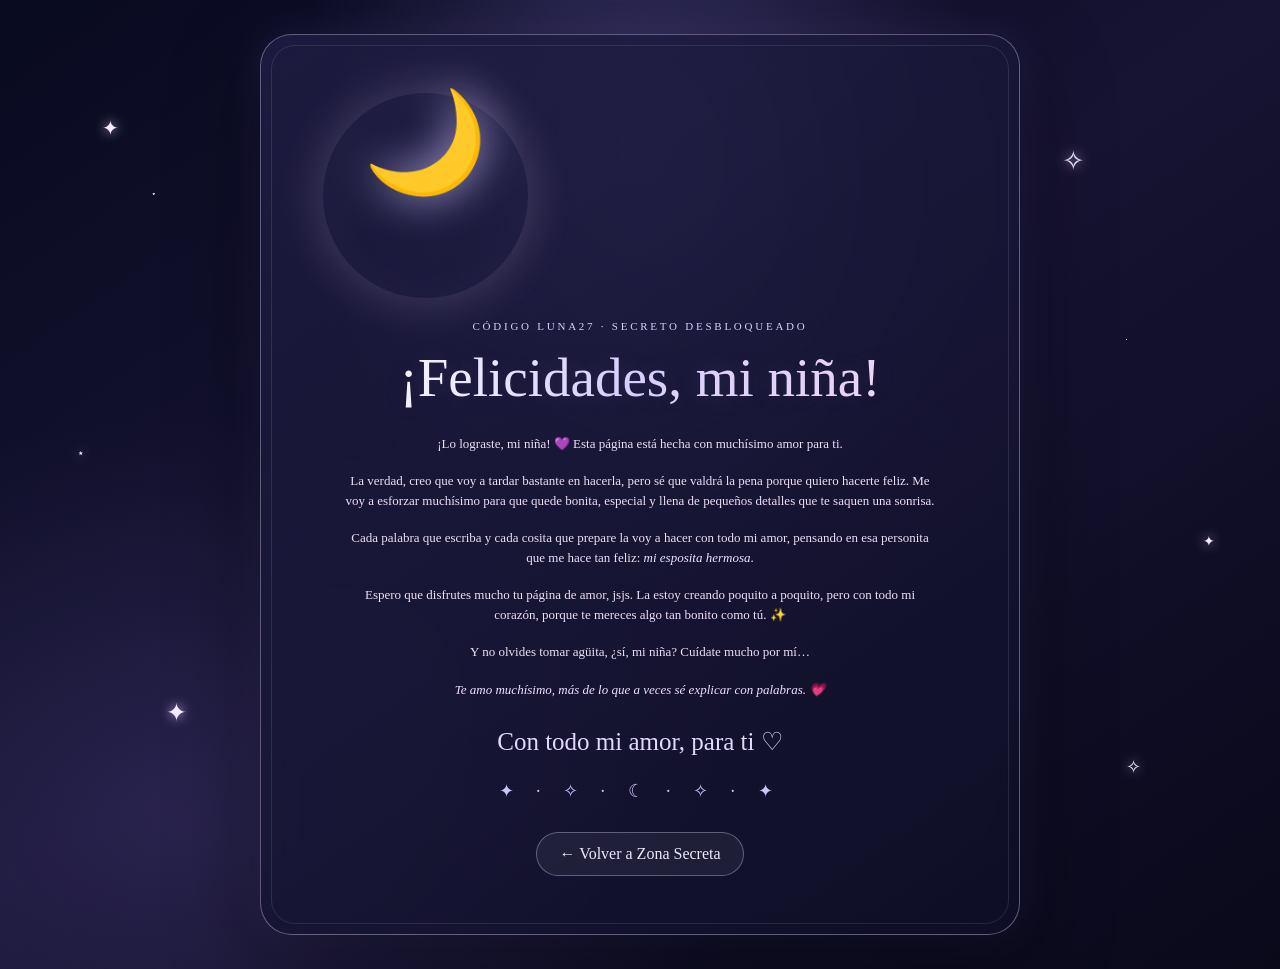
<file: secreto-luna.html>
<!doctype html>
<html lang="es">
<head>
<meta charset="utf-8">
<meta name="viewport" content="width=device-width,initial-scale=1">
<meta name="theme-color" content="#100d28">
<title>Un secreto bajo la luna 🌙</title>
<link rel="stylesheet" href="styles.css">
<style>
:root{color-scheme:dark}
*{box-sizing:border-box}
body{margin:0;min-height:100vh;background:#08091b;color:#fff;font-family:Georgia,"Times New Roman",serif}
.moon-letter{min-height:100svh;position:relative;isolation:isolate;overflow:hidden;display:grid;place-items:center;padding:34px 18px;background:radial-gradient(ellipse at 50% 15%,rgba(130,117,207,.35),transparent 38%),radial-gradient(ellipse at 15% 85%,rgba(112,100,185,.2),transparent 35%),linear-gradient(145deg,#090b20 0%,#171333 48%,#09091a 100%)}
.sky,.sky span{position:absolute;inset:0;pointer-events:none}.sky{z-index:-1;overflow:hidden}
.sky span{inset:auto;color:#f8eaff;text-shadow:0 0 12px #d8c4ff;animation:drift 12s ease-in-out infinite}
.sky span:nth-child(1){left:8%;top:12%;font-size:20px}.sky span:nth-child(2){left:83%;top:15%;font-size:27px;animation-delay:-3s}.sky span:nth-child(3){left:13%;top:72%;font-size:25px;animation-delay:-5s}.sky span:nth-child(4){left:88%;top:78%;font-size:18px;animation-delay:-7s}.sky span:nth-child(5){left:73%;top:43%;font-size:13px;animation-delay:-2s}.sky span:nth-child(6){left:25%;top:25%;font-size:13px;animation-delay:-4s}.sky span:nth-child(7){left:6%;top:46%;font-size:12px;animation-delay:-6s}.sky span:nth-child(8){left:94%;top:55%;font-size:14px;animation-delay:-1s}
.starfield{position:absolute;inset:0;pointer-events:none;background-image:radial-gradient(2px 2px at 12% 20%,#fff 50%,transparent 60%),radial-gradient(1px 1px at 28% 78%,#fff 50%,transparent 60%),radial-gradient(2px 2px at 70% 18%,#e7dfff 50%,transparent 60%),radial-gradient(1px 1px at 88% 35%,#fff 50%,transparent 60%),radial-gradient(1px 1px at 54% 88%,#fff 50%,transparent 60%),radial-gradient(2px 2px at 42% 10%,#d8cbff 50%,transparent 60%);opacity:.8;animation:twinkle 4s ease-in-out infinite alternate}
.card{width:min(760px,100%);position:relative;padding:clamp(30px,6vw,58px) clamp(22px,6vw,62px);text-align:center;border:1px solid rgba(220,208,255,.38);border-radius:32px;background:linear-gradient(145deg,rgba(31,29,67,.84),rgba(15,15,39,.84));box-shadow:0 25px 90px rgba(0,0,0,.48),0 0 45px rgba(157,139,255,.13);backdrop-filter:blur(12px)}
.card:before{content:"";position:absolute;inset:10px;border:1px solid rgba(224,214,255,.12);border-radius:24px;pointer-events:none}
.moon{font-size:clamp(68px,11vw,100px);line-height:1;filter:drop-shadow(0 0 22px rgba(210,198,255,.8));animation:moonGlow 4s ease-in-out infinite;margin-bottom:22px}
.eyebrow{font-size:11px;letter-spacing:.25em;text-transform:uppercase;color:#d8ceff;margin-bottom:15px}
h1{font-size:clamp(34px,6vw,55px);font-weight:500;line-height:1.12;margin:0 auto 25px;color:#fff;background:linear-gradient(100deg,#fff,#d8d0ff 48%,#f3d7f4);-webkit-background-clip:text;background-clip:text;-webkit-text-fill-color:transparent;text-shadow:0 0 28px rgba(203,190,255,.13)}
.message{font-size:clamp(16px,2.5vw,19px);line-height:1.95;color:#eeeafd;margin:0 auto;max-width:590px}
.message p{margin:0 0 18px}.message .special{color:#f1dfff;font-style:italic}.signature{font-size:25px;color:#e2d7ff;margin:28px 0 0}.little-stars{margin-top:24px;color:#cfc3ff;letter-spacing:.5em;font-size:18px;animation:twinkle 3s ease-in-out infinite alternate}
.back{display:inline-flex;align-items:center;justify-content:center;margin-top:30px;padding:12px 22px;border:1px solid rgba(224,211,255,.35);border-radius:999px;color:#eee7ff;text-decoration:none;background:rgba(255,255,255,.055);transition:transform .25s,background .25s,border-color .25s}.back:hover{transform:translateY(-3px);background:rgba(196,174,255,.13);border-color:rgba(224,211,255,.7)}
@keyframes moonGlow{0%,100%{transform:translateY(0) scale(1);filter:drop-shadow(0 0 18px rgba(210,198,255,.65))}50%{transform:translateY(-5px) scale(1.04);filter:drop-shadow(0 0 32px rgba(210,198,255,.95))}}
@keyframes twinkle{from{opacity:.55}to{opacity:1}}
@keyframes drift{0%,100%{transform:translateY(0) rotate(0deg);opacity:.55}50%{transform:translateY(-15px) rotate(12deg);opacity:1}}
@media(max-width:480px){.moon-letter{padding:22px 13px}.card{border-radius:25px}.message{line-height:1.8}.back{width:100%}}
@media(prefers-reduced-motion:reduce){*,*::before,*::after{animation:none!important;scroll-behavior:auto!important;transition:none!important}}
</style>
</head>
<body>
<main class="moon-letter">
  <div class="starfield" aria-hidden="true"></div>
  <div class="sky" aria-hidden="true"><span>✦</span><span>✧</span><span>✦</span><span>✧</span><span>⋆</span><span>✧</span><span>⋆</span><span>✦</span></div>
  <article class="card">
    <div class="moon" aria-hidden="true">🌙</div>
    <div class="eyebrow">Código LUNA27 · Secreto desbloqueado</div>
    <h1>¡Felicidades, mi niña!</h1>
    <div class="message">
      <p>¡Lo lograste, mi niña! 💜 Esta página está hecha con muchísimo amor para ti.</p>
      <p>La verdad, creo que voy a tardar bastante en hacerla, pero sé que valdrá la pena porque quiero hacerte feliz. Me voy a esforzar muchísimo para que quede bonita, especial y llena de pequeños detalles que te saquen una sonrisa.</p>
      <p>Cada palabra que escriba y cada cosita que prepare la voy a hacer con todo mi amor, pensando en esa personita que me hace tan feliz: <span class="special">mi esposita hermosa</span>.</p>
      <p>Espero que disfrutes mucho tu página de amor, jsjs. La estoy creando poquito a poquito, pero con todo mi corazón, porque te mereces algo tan bonito como tú. ✨</p>
      <p>Y no olvides tomar agüita, ¿sí, mi niña? Cuídate mucho por mí…</p>
      <p class="special">Te amo muchísimo, más de lo que a veces sé explicar con palabras. 💗</p>
    </div>
    <div class="signature">Con todo mi amor, para ti ♡</div>
    <div class="little-stars" aria-hidden="true">✦ · ✧ · ☾ · ✧ · ✦</div>
    <a class="back" href="secreto.html">← Volver a Zona Secreta</a>
  </article>
</main>
</body>
</html>
</file>
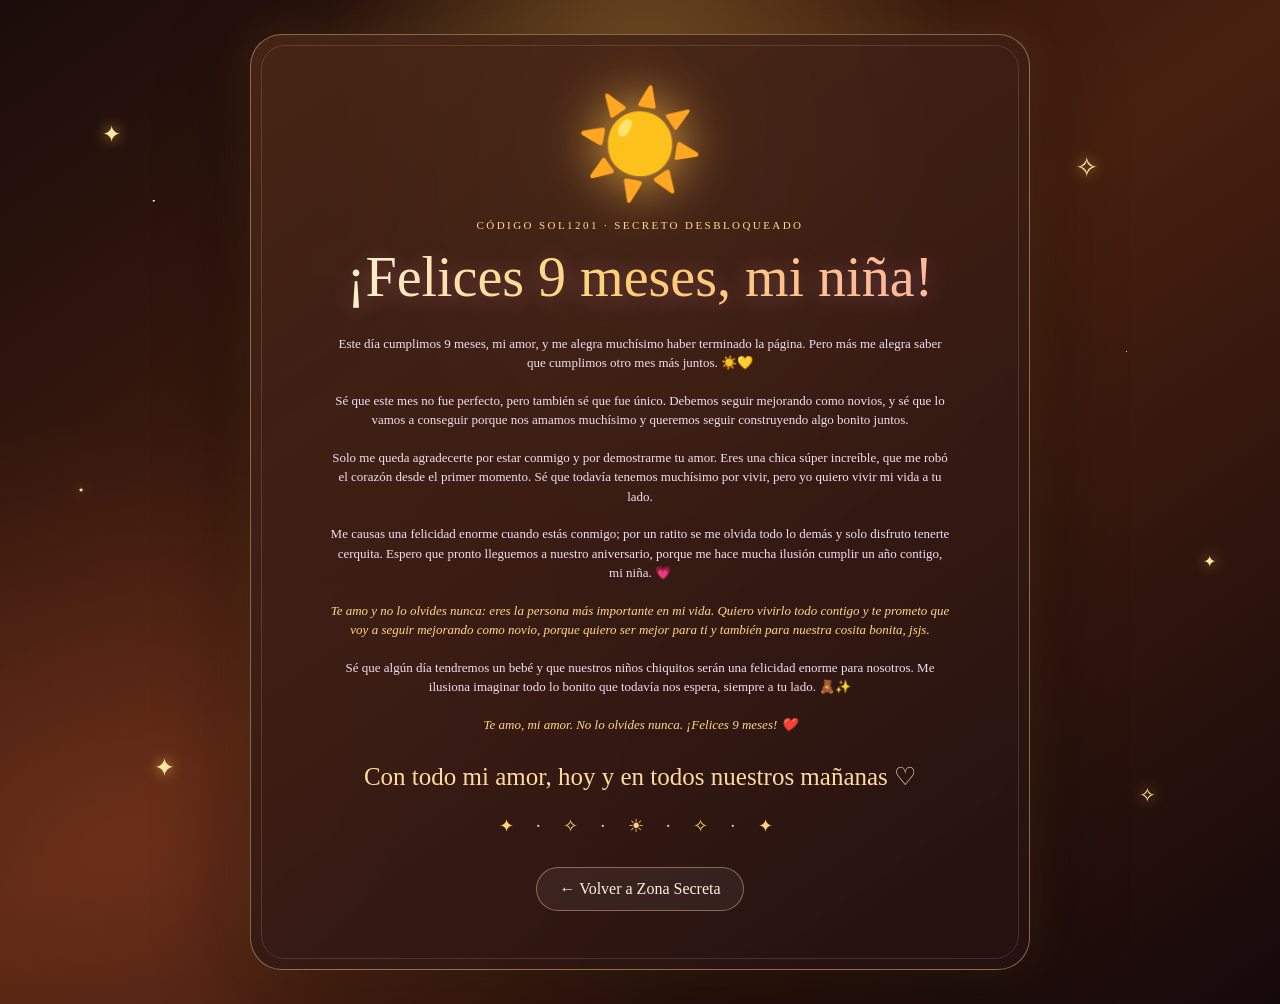
<file: secreto-sol.html>
<!doctype html>
<html lang="es">
<head>
<meta charset="utf-8"><meta name="viewport" content="width=device-width,initial-scale=1"><meta name="theme-color" content="#351b0a">
<title>Nuestros 9 meses bajo el sol ☀️</title><link rel="stylesheet" href="styles.css">
<style>
:root{color-scheme:dark}*{box-sizing:border-box}body{margin:0;min-height:100vh;background:#160b0a;color:#fff;font-family:Georgia,"Times New Roman",serif}
.sun-letter{min-height:100svh;position:relative;isolation:isolate;overflow:hidden;display:grid;place-items:center;padding:34px 18px;background:radial-gradient(ellipse at 50% 10%,rgba(255,198,83,.32),transparent 35%),radial-gradient(ellipse at 10% 85%,rgba(255,112,65,.2),transparent 36%),linear-gradient(145deg,#1b0c0b 0%,#48200f 48%,#16090b 100%)}
.sky,.sky span{position:absolute;inset:0;pointer-events:none}.sky{z-index:-1;overflow:hidden}.sky span{inset:auto;color:#ffe7a3;text-shadow:0 0 14px #ffb84d;animation:drift 11s ease-in-out infinite}.sky span:nth-child(1){left:8%;top:12%;font-size:23px}.sky span:nth-child(2){left:84%;top:15%;font-size:28px;animation-delay:-3s}.sky span:nth-child(3){left:12%;top:75%;font-size:25px;animation-delay:-5s}.sky span:nth-child(4){left:89%;top:78%;font-size:20px;animation-delay:-7s}.sky span:nth-child(5){left:73%;top:43%;font-size:15px;animation-delay:-2s}.sky span:nth-child(6){left:25%;top:25%;font-size:14px;animation-delay:-4s}.sky span:nth-child(7){left:6%;top:48%;font-size:13px;animation-delay:-6s}.sky span:nth-child(8){left:94%;top:55%;font-size:16px;animation-delay:-1s}
.starfield{position:absolute;inset:0;pointer-events:none;background-image:radial-gradient(2px 2px at 12% 20%,#fff1c2 50%,transparent 60%),radial-gradient(1px 1px at 28% 78%,#fff 50%,transparent 60%),radial-gradient(2px 2px at 70% 18%,#ffe0a0 50%,transparent 60%),radial-gradient(1px 1px at 88% 35%,#fff 50%,transparent 60%),radial-gradient(1px 1px at 54% 88%,#fff 50%,transparent 60%),radial-gradient(2px 2px at 42% 10%,#ffcf7a 50%,transparent 60%);opacity:.85;animation:twinkle 4s ease-in-out infinite alternate}
.card{width:min(780px,100%);position:relative;padding:clamp(30px,6vw,58px) clamp(22px,6vw,62px);text-align:center;border:1px solid rgba(255,218,147,.42);border-radius:32px;background:linear-gradient(145deg,rgba(75,39,23,.88),rgba(36,17,17,.9));box-shadow:0 25px 90px rgba(0,0,0,.48),0 0 48px rgba(255,172,73,.15);backdrop-filter:blur(12px)}.card:before{content:"";position:absolute;inset:10px;border:1px solid rgba(255,226,176,.15);border-radius:24px;pointer-events:none}
.sun{font-size:clamp(72px,11vw,104px);line-height:1;filter:drop-shadow(0 0 25px rgba(255,190,75,.85));animation:sunGlow 4s ease-in-out infinite;margin-bottom:22px}.eyebrow{font-size:11px;letter-spacing:.22em;text-transform:uppercase;color:#ffd991;margin-bottom:15px}h1{font-size:clamp(34px,6vw,56px);font-weight:500;line-height:1.12;margin:0 auto 25px;color:#fff;background:linear-gradient(100deg,#fff7dd,#ffd16d 48%,#ffb6a0);-webkit-background-clip:text;background-clip:text;-webkit-text-fill-color:transparent}.message{font-size:clamp(16px,2.5vw,19px);line-height:1.9;color:#fff0df;margin:0 auto;max-width:620px}.message p{margin:0 0 18px}.message .special{color:#ffd68b;font-style:italic}.signature{font-size:25px;color:#ffdaa0;margin:28px 0 0}.little-stars{margin-top:24px;color:#ffd17c;letter-spacing:.5em;font-size:18px;animation:twinkle 3s ease-in-out infinite alternate}.back{display:inline-flex;align-items:center;justify-content:center;margin-top:30px;padding:12px 22px;border:1px solid rgba(255,220,165,.4);border-radius:999px;color:#fff0d7;text-decoration:none;background:rgba(255,255,255,.055);transition:transform .25s,background .25s,border-color .25s}.back:hover{transform:translateY(-3px);background:rgba(255,192,95,.13);border-color:rgba(255,220,165,.75)}
@keyframes sunGlow{0%,100%{transform:translateY(0) scale(1);filter:drop-shadow(0 0 18px rgba(255,190,75,.65))}50%{transform:translateY(-5px) scale(1.05);filter:drop-shadow(0 0 34px rgba(255,190,75,1))}}@keyframes twinkle{from{opacity:.55}to{opacity:1}}@keyframes drift{0%,100%{transform:translateY(0) rotate(0deg);opacity:.55}50%{transform:translateY(-15px) rotate(12deg);opacity:1}}@media(max-width:480px){.sun-letter{padding:22px 13px}.card{border-radius:25px}.message{line-height:1.8}.back{width:100%}}@media(prefers-reduced-motion:reduce){*,*::before,*::after{animation:none!important;scroll-behavior:auto!important;transition:none!important}}
</style></head><body>
<main class="sun-letter"><div class="starfield" aria-hidden="true"></div><div class="sky" aria-hidden="true"><span>✦</span><span>✧</span><span>✦</span><span>✧</span><span>☼</span><span>✧</span><span>⋆</span><span>✦</span></div>
<article class="card"><div class="sun" aria-hidden="true">☀️</div><div class="eyebrow">Código Sol1201 · Secreto desbloqueado</div><h1>¡Felices 9 meses, mi niña!</h1>
<div class="message">
<p>Este día cumplimos 9 meses, mi amor, y me alegra muchísimo haber terminado la página. Pero más me alegra saber que cumplimos otro mes más juntos. ☀️💛</p>
<p>Sé que este mes no fue perfecto, pero también sé que fue único. Debemos seguir mejorando como novios, y sé que lo vamos a conseguir porque nos amamos muchísimo y queremos seguir construyendo algo bonito juntos.</p>
<p>Solo me queda agradecerte por estar conmigo y por demostrarme tu amor. Eres una chica súper increíble, que me robó el corazón desde el primer momento. Sé que todavía tenemos muchísimo por vivir, pero yo quiero vivir mi vida a tu lado.</p>
<p>Me causas una felicidad enorme cuando estás conmigo; por un ratito se me olvida todo lo demás y solo disfruto tenerte cerquita. Espero que pronto lleguemos a nuestro aniversario, porque me hace mucha ilusión cumplir un año contigo, mi niña. 💗</p>
<p class="special">Te amo y no lo olvides nunca: eres la persona más importante en mi vida. Quiero vivirlo todo contigo y te prometo que voy a seguir mejorando como novio, porque quiero ser mejor para ti y también para nuestra cosita bonita, jsjs.</p>
<p>Sé que algún día tendremos un bebé y que nuestros niños chiquitos serán una felicidad enorme para nosotros. Me ilusiona imaginar todo lo bonito que todavía nos espera, siempre a tu lado. 🧸✨</p>
<p class="special">Te amo, mi amor. No lo olvides nunca. ¡Felices 9 meses! ❤️</p>
</div><div class="signature">Con todo mi amor, hoy y en todos nuestros mañanas ♡</div><div class="little-stars" aria-hidden="true">✦ · ✧ · ☀ · ✧ · ✦</div><a class="back" href="secreto.html">← Volver a Zona Secreta</a></article></main></body></html>
</file>
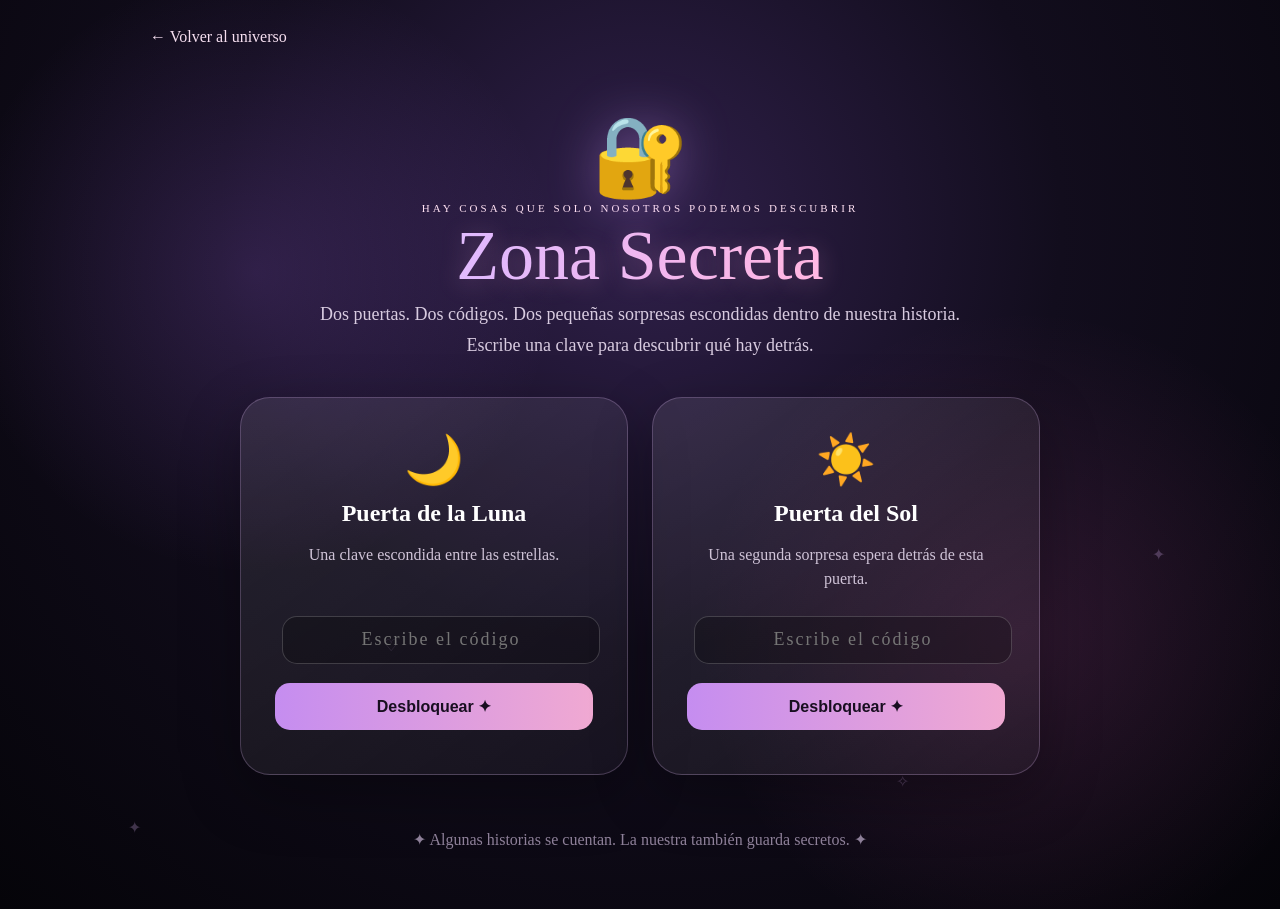
<file: secreto.html>
<!doctype html><html lang="es"><head><meta charset="utf-8"><meta name="viewport" content="width=device-width,initial-scale=1"><title>Zona Secreta 🔐</title><link rel="stylesheet" href="styles.css"><style>
.secret-page{min-height:100vh;position:relative;overflow:hidden;background:radial-gradient(circle at 50% 25%,#30204b 0,#120d1d 45%,#050409 100%);color:#fff;padding:28px 18px 60px}.secret-page:before{content:"";position:absolute;inset:0;background:radial-gradient(circle at 20% 30%,rgba(175,110,255,.18),transparent 25%),radial-gradient(circle at 80% 70%,rgba(255,105,198,.13),transparent 27%)}.secret-shell{position:relative;z-index:2;max-width:980px;margin:auto}.secret-back{color:#f6dff0;text-decoration:none}.secret-hero{text-align:center;margin:65px auto 35px}.lock{font-size:78px;filter:drop-shadow(0 0 25px rgba(210,155,255,.35));animation:lockPulse 2.5s ease-in-out infinite}@keyframes lockPulse{50%{transform:scale(1.08);filter:drop-shadow(0 0 40px rgba(238,170,255,.65))}}.secret-hero h1{font-size:clamp(40px,7vw,70px);margin:8px 0;background:linear-gradient(90deg,#fff,#dfbaff,#ffb8e4,#fff);-webkit-background-clip:text;background-clip:text;color:transparent}.secret-hero p{max-width:680px;margin:auto;color:#d8cbe0;line-height:1.75;font-size:18px}.codes{display:grid;grid-template-columns:1fr 1fr;gap:24px;max-width:800px;margin:35px auto}.code-card{padding:34px;border-radius:30px;background:linear-gradient(145deg,rgba(255,255,255,.095),rgba(255,255,255,.035));border:1px solid rgba(231,194,255,.23);box-shadow:0 20px 60px rgba(0,0,0,.3);text-align:center;transition:.3s}.code-card:hover{transform:translateY(-7px);border-color:rgba(255,206,241,.55);box-shadow:0 25px 70px rgba(174,112,230,.18)}.code-icon{font-size:48px}.code-card h2{margin:12px 0 8px}.code-card p{color:#cfc3d7;min-height:50px;line-height:1.5}.code-input{width:100%;box-sizing:border-box;padding:15px 17px;border-radius:15px;border:1px solid rgba(255,255,255,.18);background:rgba(0,0,0,.25);color:white;text-align:center;font-size:18px;letter-spacing:2px;outline:none}.code-input:focus{border-color:#dfbaff;box-shadow:0 0 20px rgba(205,144,255,.18)}.unlock{margin-top:12px;width:100%;padding:14px;border:0;border-radius:15px;background:linear-gradient(90deg,#c58df0,#f0a9d2);color:#180e20;font-weight:800;font-size:16px;cursor:pointer}.hint{text-align:center;color:#9f91a9;font-size:13px;margin-top:10px}.secret-footer{text-align:center;margin-top:55px;color:#8e8099}.secret-particles{position:absolute;inset:0;pointer-events:none}.secret-particles span{position:absolute;color:#e4baff;opacity:.25;animation:floatSecret 10s linear infinite}.secret-particles span:nth-child(1){left:10%;top:90%}.secret-particles span:nth-child(2){left:30%;top:70%;animation-delay:-3s}.secret-particles span:nth-child(3){left:70%;top:85%;animation-delay:-6s}.secret-particles span:nth-child(4){left:90%;top:60%;animation-delay:-2s}@keyframes floatSecret{to{transform:translateY(-110vh) rotate(360deg)}}@media(max-width:700px){.codes{grid-template-columns:1fr}.secret-hero{margin-top:45px}.lock{font-size:65px}}
</style></head><body><main class="secret-page"><div class="secret-particles"><span>✦</span><span>♡</span><span>✧</span><span>✦</span></div><div class="secret-shell"><a class="secret-back" href="indice.html">← Volver al universo</a><section class="secret-hero"><div class="lock">🔐</div><div class="kicker">Hay cosas que solo nosotros podemos descubrir</div><h1>Zona Secreta</h1><p>Dos puertas. Dos códigos. Dos pequeñas sorpresas escondidas dentro de nuestra historia. Escribe una clave para descubrir qué hay detrás.</p></section><section class="codes"><article class="code-card"><div class="code-icon">🌙</div><h2>Puerta de la Luna</h2><p>Una clave escondida entre las estrellas.</p><input id="luna" class="code-input" autocomplete="off" placeholder="Escribe el código"><button class="unlock" onclick="unlock('luna','LUNA27','secreto-luna.html')">Desbloquear ✦</button><div id="msg-luna" class="hint"></div></article><article class="code-card"><div class="code-icon">☀️</div><h2>Puerta del Sol</h2><p>Una segunda sorpresa espera detrás de esta puerta.</p><input id="sol" class="code-input" autocomplete="off" placeholder="Escribe el código"><button class="unlock" onclick="unlock('sol','Sol1201','secreto-sol.html')">Desbloquear ✦</button><div id="msg-sol" class="hint"></div></article></section><div class="secret-footer">✦ Algunas historias se cuentan. La nuestra también guarda secretos. ✦</div></div></main><script src="script.js"></script><script>function unlock(id,correct,target){const input=document.getElementById(id),msg=document.getElementById('msg-'+id);if(input.value.trim()===correct){msg.textContent='Código correcto… abriendo la puerta ✨';msg.style.color='#f5c8e6';setTimeout(()=>location.href=target,500)}else{msg.textContent='Ese código no abre esta puerta… 💫';msg.style.color='#ffb8c8';input.animate([{transform:'translateX(-6px)'},{transform:'translateX(6px)'},{transform:'translateX(0)'}],250)}}document.querySelectorAll('.code-input').forEach(i=>i.addEventListener('keydown',e=>{if(e.key==='Enter')i.nextElementSibling.click()}));</script></body></html>
</file>
<file: styles.css>
:root{
 --ink:#2a1638;--deep:#1b0b2b;--purple:#8f58bd;--lav:#d9baf3;--pink:#ffb8df;
 --white:#fff9ff;--muted:#eadcf1;--glass:rgba(46,19,68,.55);
}
*{box-sizing:border-box}html{scroll-behavior:smooth}
body{margin:0;color:var(--white);font-family:Georgia,"Times New Roman",serif;background:#160a23}
.page{min-height:100vh;position:relative;overflow:hidden}
.atmo{position:absolute;inset:-3%;background-size:cover;background-position:center;z-index:0;
animation:kenburns 22s ease-in-out infinite alternate;transform-origin:center}
.atmo:after{content:"";position:absolute;inset:0;background:
linear-gradient(180deg,rgba(30,8,51,.04),rgba(42,13,67,.18)),
radial-gradient(circle at 50% 45%,transparent 0 28%,rgba(25,5,40,.18) 82%);}
@keyframes kenburns{0%{transform:scale(1) translate3d(0,0,0)}100%{transform:scale(1.045) translate3d(-.8%,.5%,0)}}
.stars,.sparkles,.nebula{position:absolute;inset:0;z-index:1;pointer-events:none}
.star{position:absolute;width:3px;height:3px;border-radius:50%;background:#fff;animation:twinkle 2.6s ease-in-out infinite}
@keyframes twinkle{0%,100%{opacity:.15;transform:scale(.6)}50%{opacity:1;transform:scale(1.7)}}
.spark{position:absolute;width:12px;height:12px}.spark:before,.spark:after{content:"";position:absolute;background:#fff;border-radius:9px}
.spark:before{width:2px;height:18px;left:5px;top:-3px}.spark:after{width:18px;height:2px;left:-3px;top:5px}
.center{position:relative;z-index:3;min-height:100vh;display:grid;place-items:center;padding:32px 18px}
.hero{width:min(650px,95%);text-align:center;padding:45px 28px;border:1px solid rgba(255,255,255,.32);background:rgba(32,11,50,.48);backdrop-filter:blur(8px);border-radius:34px;box-shadow:0 25px 80px rgba(10,0,20,.35)}
.kicker{font-size:11px;letter-spacing:.28em;text-transform:uppercase;color:#ffe1f3}
h1{font-size:clamp(42px,8vw,78px);line-height:.98;font-weight:500;margin:14px 0 18px;text-shadow:0 3px 25px rgba(255,177,229,.3)}
.hero p{max-width:510px;margin:0 auto 26px;line-height:1.75;color:#f3e6f6;font-size:17px}
.btn{display:inline-flex;align-items:center;justify-content:center;min-height:48px;padding:12px 25px;border:1px solid rgba(255,255,255,.35);border-radius:999px;background:linear-gradient(90deg,#b879dc,#ff9bd6);color:#2b123c;font-weight:bold;box-shadow:0 10px 30px rgba(255,143,216,.28);cursor:pointer;font-family:inherit}
.hint{font-size:12px;color:#e6cfe9;margin-top:15px}
.photo-rain{position:absolute;inset:0;z-index:2;overflow:hidden;pointer-events:none}
.photo{position:absolute;top:-170px;width:105px;height:132px;padding:8px 8px 25px;background:#fff;border-radius:5px;box-shadow:0 16px 35px rgba(0,0,0,.35);animation:fall linear infinite;pointer-events:auto;cursor:pointer}
.photo img{width:100%;height:99px;object-fit:cover;display:block}
@keyframes fall{0%{transform:translate(0,-180px) rotate(-10deg);opacity:0}8%{opacity:.95}50%{transform:translate(30px,52vh) rotate(8deg)}100%{transform:translate(-20px,115vh) rotate(17deg);opacity:.08}}
.photo:nth-child(1){left:3%;animation-duration:12s;animation-delay:-5s}.photo:nth-child(2){left:19%;animation-duration:15s;animation-delay:-10s}
.photo:nth-child(3){left:37%;animation-duration:11s;animation-delay:-2s}.photo:nth-child(4){left:56%;animation-duration:14s;animation-delay:-8s}
.photo:nth-child(5){left:74%;animation-duration:13s;animation-delay:-12s}.photo:nth-child(6){left:90%;animation-duration:16s;animation-delay:-7s}

.menu{min-height:100vh;position:relative;padding:45px 18px 65px;overflow:hidden}
.menu-wrap{position:relative;z-index:4;width:min(1080px,100%);margin:auto}
.menu-head{text-align:center;margin-bottom:25px}.menu-head h2{font-size:clamp(38px,6vw,62px);font-weight:500;margin:8px 0}
.menu-head p{max-width:650px;margin:auto;color:#f2e2f5;line-height:1.7}
.moon-scene{height:310px;position:relative;display:flex;justify-content:center;align-items:center;margin:-5px auto 10px}
.moon{width:205px;height:205px;border-radius:50%;background:transparent;box-shadow:0 0 45px rgba(255,208,250,.18);animation:moonGlow 4s ease-in-out infinite}
@keyframes moonGlow{0%,100%{opacity:.7}50%{opacity:1}}
.orbit{position:absolute;width:580px;height:250px;border:1px solid rgba(255,221,248,.45);border-radius:50%;transform:rotate(-12deg)}
.astronaut{position:absolute;font-size:75px;filter:drop-shadow(0 10px 20px rgba(0,0,0,.35));animation:float 3.8s ease-in-out infinite}
.astronaut.left{left:12%;transform:scaleX(-1)}.astronaut.right{right:12%}
@keyframes float{0%,100%{translate:0 5px}50%{translate:0 -12px}}
.love-rope{position:absolute;width:390px;height:2px;background:linear-gradient(90deg,#ffb4e3,#fff,#ffb4e3);box-shadow:0 0 12px #ffb4e3}
.heart{position:absolute;font-size:31px;animation:pulse 1.6s ease-in-out infinite}
@keyframes pulse{50%{transform:scale(1.22)}}
.grid{display:grid;grid-template-columns:repeat(4,1fr);gap:14px}
.card{min-height:170px;padding:20px;border-radius:24px;border:1px solid rgba(255,255,255,.28);background:linear-gradient(145deg,rgba(255,255,255,.22),rgba(104,48,143,.28));backdrop-filter:blur(8px);box-shadow:0 12px 35px rgba(20,4,30,.22);transition:.25s}
.card:hover{transform:translateY(-5px);border-color:#ffc5e7}
.card .icon{font-size:37px}.card h3{font-size:21px;margin:10px 0 6px;font-weight:500}.card p{font-size:13px;line-height:1.5;color:#f0deF3;margin:0}
.codebox{margin:25px auto 0;max-width:760px;padding:22px;border-radius:25px;border:1px solid rgba(255,255,255,.3);background:rgba(29,8,45,.5);backdrop-filter:blur(8px);text-align:center}
.codebox h3{font-size:25px;margin:8px}.codebox p{color:#ead9ef}
input{width:min(370px,100%);height:48px;border-radius:999px;border:1px solid #b98bd0;background:rgba(15,5,25,.6);color:#fff;text-align:center;padding:0 18px;font:16px Georgia;margin:7px}
.secret{display:none;margin-top:13px;padding:14px;border-radius:17px;background:rgba(255,185,224,.13)}
.secret a{margin-left:8px}
footer{text-align:center;color:#e5cde9;margin-top:28px;font-size:13px}
@media(max-width:800px){.grid{grid-template-columns:repeat(2,1fr)}.orbit{width:470px}.astronaut{font-size:58px}.love-rope{width:300px}}
@media(max-width:520px){.grid{grid-template-columns:1fr 1fr}.moon{width:150px;height:150px}.moon-scene{height:250px}.astronaut{font-size:44px}.astronaut.left{left:0}.astronaut.right{right:0}.love-rope{width:210px}.photo{width:78px;height:100px;padding:6px 6px 18px}.photo img{height:75px}.hero{padding:35px 19px}}
@media(prefers-reduced-motion:reduce){*,*:before,*:after{animation:none!important;transition:none!important}}

.aurora{position:absolute;z-index:1;inset:-20%;pointer-events:none;
background:
radial-gradient(ellipse at 25% 35%,rgba(255,169,235,.12),transparent 26%),
radial-gradient(ellipse at 75% 60%,rgba(151,114,255,.13),transparent 28%);
filter:blur(18px);animation:aurora 14s ease-in-out infinite alternate}
@keyframes aurora{0%{transform:translate(-2%,-1%) rotate(-2deg);opacity:.55}100%{transform:translate(2%,2%) rotate(3deg);opacity:.95}}
.shooting{position:absolute;z-index:2;width:130px;height:2px;border-radius:9px;
background:linear-gradient(90deg,transparent,#fff,#ffc9ee);filter:drop-shadow(0 0 8px #ffb9e8);
transform:rotate(-28deg);animation:shoot 5.5s linear infinite;pointer-events:none}
.shooting.s1{top:16%;left:-20%;animation-delay:1s}.shooting.s2{top:42%;left:-25%;animation-delay:3.1s}
@keyframes shoot{0%{translate:0 0;opacity:0}8%{opacity:1}45%{opacity:.9}65%,100%{translate:145vw 45vh;opacity:0}}
.cosmic-dust{position:absolute;z-index:1;inset:0;pointer-events:none;background-image:
radial-gradient(circle,rgba(255,255,255,.75) 0 1px,transparent 1.5px),
radial-gradient(circle,rgba(255,196,238,.5) 0 1px,transparent 1.5px);
background-size:83px 97px,137px 121px;animation:dust 28s linear infinite;opacity:.32}
@keyframes dust{to{background-position:83px 97px,-137px -121px}}
/* Extra motion on page 2: the celestial scene gently breathes while the foreground remains readable. */
.menu .atmo{animation:spaceDrift 24s ease-in-out infinite alternate}
@keyframes spaceDrift{0%{transform:scale(1.01) translate3d(0,0,0)}100%{transform:scale(1.065) translate3d(-1.2%,.8%,0)}}
.menu .menu-wrap{animation:contentFloat 7s ease-in-out infinite}
@keyframes contentFloat{0%,100%{translate:0 0}50%{translate:0 -4px}}

.moon-scene .orbit,.moon-scene .astronaut,.moon-scene .love-rope,.moon-scene .heart{opacity:0;pointer-events:none}.moon-scene{height:300px}

.photo{will-change:transform;transition:filter .25s ease,box-shadow .25s ease}
.photo:hover,.photo.selected{filter:brightness(1.08) saturate(1.08);box-shadow:0 0 0 3px rgba(255,194,235,.65),0 20px 42px rgba(0,0,0,.42)}
.photo img{border-radius:2px}

/* V4 — interactive memory rain */
.photo-rain{touch-action:none;user-select:none}
.interactive-photo{cursor:grab;z-index:4;touch-action:none;user-select:none;will-change:transform}
.interactive-photo.dragging{cursor:grabbing;z-index:80;animation:none!important;filter:brightness(1.12) saturate(1.15);box-shadow:0 0 0 3px rgba(255,204,240,.8),0 25px 55px rgba(23,4,35,.55);transition:none}
.interactive-photo.zoomed{z-index:90;transform:scale(1.75)!important;box-shadow:0 0 0 3px rgba(255,204,240,.85),0 25px 60px rgba(20,2,35,.65)}
.interactive-photo .photo-shine{position:absolute;inset:0;border-radius:5px;pointer-events:none;opacity:0;background:linear-gradient(115deg,transparent 35%,rgba(255,255,255,.55) 50%,transparent 65%);transform:translateX(-130%);transition:opacity .2s}
.interactive-photo:hover .photo-shine{opacity:.5;animation:photoGlint 1.2s ease}
@keyframes photoGlint{to{transform:translateX(130%)}}
.explore-tip{position:fixed;left:50%;bottom:24px;transform:translateX(-50%);z-index:120;width:min(520px,calc(100% - 28px));display:flex;gap:12px;align-items:center;padding:13px 16px;border:1px solid rgba(255,255,255,.35);border-radius:18px;background:rgba(36,10,54,.78);backdrop-filter:blur(12px);box-shadow:0 15px 40px rgba(10,0,20,.35);color:#fff}
.explore-tip>span{font-size:24px;color:#ffd0ed}.explore-tip strong{font-size:14px}.explore-tip div{font-size:12px;line-height:1.45}.explore-tip button{margin-left:auto;border:0;background:transparent;color:#fff;font-size:22px;cursor:pointer}
.secret-modal{position:fixed;inset:0;z-index:200;display:none;place-items:center;padding:20px;background:rgba(14,2,24,.62);backdrop-filter:blur(9px)}
.secret-modal.show{display:grid;animation:modalIn .35s ease}
@keyframes modalIn{from{opacity:0}.to{opacity:1}}
.secret-card{width:min(520px,94%);text-align:center;padding:36px 28px;border-radius:30px;border:1px solid rgba(255,255,255,.38);background:linear-gradient(145deg,rgba(73,29,96,.94),rgba(35,9,55,.94));box-shadow:0 25px 90px rgba(0,0,0,.5)}
.secret-symbol{font-size:42px;color:#ffd2ef;text-shadow:0 0 20px #ff9bd6}.secret-card h2{font-size:32px;font-weight:500;margin:10px 0}.secret-card p{color:#efdeF2;line-height:1.6}.secret-code{display:inline-block;margin:14px 0;padding:13px 25px;border-radius:14px;letter-spacing:.28em;font-size:28px;font-weight:bold;color:#3a164a;background:linear-gradient(90deg,#ffd4ee,#cdb5ff);box-shadow:0 0 30px rgba(255,180,225,.3)}
.modal-close{display:block;margin:14px auto 0;border:0;background:transparent;color:#e9cce9;text-decoration:underline;cursor:pointer;font-family:inherit}
.small{font-size:12px!important}
@media(max-width:520px){.explore-tip{bottom:12px}.interactive-photo.zoomed{transform:scale(1.45)!important}.secret-card{padding:30px 20px}}

/* ===== V5 interactive photo system ===== */
.photo-rain{
  position:fixed !important;
  inset:0 !important;
  width:100vw !important;
  height:100vh !important;
  overflow:hidden !important;
  pointer-events:none !important;
  z-index:6 !important;
}
.interactive-photo{
  position:fixed !important;
  left:0 !important;
  top:0 !important;
  margin:0 !important;
  pointer-events:auto !important;
  cursor:grab !important;
  touch-action:none !important;
  user-select:none !important;
  -webkit-user-select:none !important;
  will-change:transform !important;
  animation:none !important;
  transform:translate3d(var(--x),var(--y),0) rotate(var(--r)) !important;
}
.interactive-photo.dragging{
  cursor:grabbing !important;
  z-index:9999 !important;
  animation:none !important;
  transition:none !important;
  transform:translate3d(var(--x),var(--y),0) rotate(var(--r)) scale(1.08) !important;
}
.interactive-photo.zoomed{
  z-index:9998 !important;
  transform:translate3d(var(--x),var(--y),0) rotate(var(--r)) scale(1.65) !important;
}

/* ===== Página 2: menú cósmico renovado ===== */
.cosmic-grid{grid-template-columns:repeat(4,minmax(0,1fr));gap:18px;margin-top:30px}
.cosmic-grid .card{
  position:relative;min-height:185px;padding:24px 18px 20px;overflow:hidden;
  display:flex;flex-direction:column;align-items:center;justify-content:center;text-align:center;
  border:1px solid rgba(255,255,255,.34);border-radius:28px;
  background:linear-gradient(145deg,rgba(255,255,255,.20),rgba(75,35,125,.34));
  box-shadow:0 12px 40px rgba(10,3,30,.28),inset 0 1px 0 rgba(255,255,255,.16);
  backdrop-filter:blur(12px);transition:transform .35s ease,box-shadow .35s ease,border-color .35s ease;
}
.cosmic-grid .card::before{
  content:"";position:absolute;width:130px;height:130px;border-radius:50%;top:-72px;right:-52px;
  background:radial-gradient(circle,rgba(255,214,243,.38),rgba(195,137,255,.08) 45%,transparent 70%);
  animation:planetGlow 4s ease-in-out infinite;
}
.cosmic-grid .card::after{
  content:"✦";position:absolute;left:14px;bottom:12px;font-size:13px;color:rgba(255,255,255,.7);
  animation:twinkle 2.4s ease-in-out infinite;
}
.cosmic-grid .card:hover{transform:translateY(-10px) scale(1.025);border-color:rgba(255,205,235,.85);box-shadow:0 22px 55px rgba(32,7,55,.42),0 0 35px rgba(226,143,255,.24)}
.cosmic-grid .icon{
  position:relative;z-index:1;width:72px;height:72px;display:grid;place-items:center;margin-bottom:12px;
  border-radius:50%;font-size:34px;
  background:radial-gradient(circle at 35% 30%,#fff1fb,#e3b4ff 38%,#8f5ec9 100%);
  border:2px solid rgba(255,255,255,.72);
  box-shadow:0 0 0 7px rgba(238,189,255,.08),0 0 30px rgba(235,153,255,.42),inset -7px -9px 15px rgba(70,27,100,.24);
  transition:transform .35s ease,box-shadow .35s ease;
}
.cosmic-grid .card:hover .icon{transform:rotate(8deg) scale(1.12);box-shadow:0 0 0 9px rgba(238,189,255,.11),0 0 42px rgba(255,170,225,.7),inset -7px -9px 15px rgba(70,27,100,.18)}
.cosmic-grid .card h3{position:relative;z-index:1;font-size:21px;margin:0 0 7px;font-weight:700;color:#fff;text-shadow:0 2px 16px rgba(0,0,0,.28)}
.cosmic-grid .card p{position:relative;z-index:1;font-size:13px;line-height:1.5;color:#f7e8ff;margin:0;max-width:190px}
.cosmic-grid .card:nth-child(2) .icon{background:radial-gradient(circle at 35% 30%,#fff4fb,#ffd1e9 40%,#bc7ad5)}
.cosmic-grid .card:nth-child(3) .icon{background:radial-gradient(circle at 35% 30%,#f3fff2,#c9f6a8 40%,#64b77c)}
.cosmic-grid .card:nth-child(4) .icon{background:radial-gradient(circle at 35% 30%,#f4f0ff,#bfc4ff 40%,#7776d7)}
.cosmic-grid .card:nth-child(5) .icon{background:radial-gradient(circle at 35% 30%,#fff8fc,#ffbddb 40%,#d56e9f)}
.cosmic-grid .card:nth-child(6) .icon{background:radial-gradient(circle at 35% 30%,#fff,#c9ddff 40%,#668ad0)}
.cosmic-grid .card:nth-child(7) .icon{background:radial-gradient(circle at 35% 30%,#fffbea,#ffe29a 40%,#d58d5d)}
.cosmic-grid .card:nth-child(8) .icon{background:radial-gradient(circle at 35% 30%,#fff,#c9b7ff 40%,#7250bb)}
.codebox{position:relative;overflow:hidden}
.codebox::before{content:"✦  ✧  ✦";position:absolute;right:22px;top:16px;color:rgba(255,255,255,.55);letter-spacing:10px}
@keyframes planetGlow{0%,100%{transform:scale(1);opacity:.55}50%{transform:scale(1.16);opacity:.9}}
@keyframes twinkle{0%,100%{opacity:.35;transform:scale(.9)}50%{opacity:1;transform:scale(1.15)}}
@media(max-width:900px){.cosmic-grid{grid-template-columns:repeat(2,minmax(0,1fr))}}
@media(max-width:520px){.cosmic-grid{grid-template-columns:1fr;gap:14px}.cosmic-grid .card{min-height:165px}}

/* ===== V10 — Página Bebé: recuerdos colgantes ===== */
.baby-page{background:#09071b;overflow-x:hidden}
.baby-world{min-height:100vh;position:relative;overflow:hidden;color:#fff8ff;background:#09071b}
.baby-bg{position:absolute;inset:0;background:
  radial-gradient(ellipse at 15% 18%,rgba(255,190,229,.28),transparent 28%),
  radial-gradient(ellipse at 85% 25%,rgba(126,143,255,.26),transparent 31%),
  radial-gradient(ellipse at 50% 95%,rgba(180,108,255,.23),transparent 38%),
  linear-gradient(145deg,#100a2c 0%,#20103d 42%,#100d2b 100%)}
.baby-bg:before{content:"";position:absolute;inset:-15%;background:
  radial-gradient(circle at 30% 35%,rgba(255,255,255,.10) 0 1px,transparent 2px),
  radial-gradient(circle at 70% 70%,rgba(255,210,241,.08) 0 1px,transparent 2px);
  background-size:70px 74px,115px 121px;animation:babyDust 24s linear infinite}
@keyframes babyDust{to{background-position:70px 74px,-115px -121px}}
.baby-glow{position:absolute;border-radius:50%;filter:blur(55px);pointer-events:none}
.baby-glow-a{width:380px;height:380px;left:-160px;top:30%;background:rgba(255,155,215,.13);animation:babyFloat 10s ease-in-out infinite alternate}
.baby-glow-b{width:430px;height:430px;right:-190px;bottom:5%;background:rgba(129,141,255,.13);animation:babyFloat 12s ease-in-out infinite alternate-reverse}
@keyframes babyFloat{to{transform:translate3d(35px,-25px,0) scale(1.08)}}
.baby-stars{position:absolute;inset:0;pointer-events:none;z-index:1}
.baby-stars i{position:absolute;width:4px;height:4px;border-radius:50%;background:#fff;box-shadow:0 0 11px #ffd8f0;opacity:.3;animation:babyTwinkle 3.5s ease-in-out infinite}
.baby-stars i:nth-child(1){left:8%;top:16%;animation-delay:.3s}.baby-stars i:nth-child(2){left:18%;top:72%;animation-delay:1.2s}.baby-stars i:nth-child(3){left:31%;top:28%;animation-delay:2.1s}.baby-stars i:nth-child(4){left:45%;top:13%;animation-delay:1s}.baby-stars i:nth-child(5){left:55%;top:78%;animation-delay:2.7s}.baby-stars i:nth-child(6){left:68%;top:20%;animation-delay:.8s}.baby-stars i:nth-child(7){left:79%;top:66%;animation-delay:1.7s}.baby-stars i:nth-child(8){left:91%;top:31%;animation-delay:2.5s}.baby-stars i:nth-child(9){left:87%;top:84%;animation-delay:.5s}.baby-stars i:nth-child(10){left:5%;top:46%;animation-delay:2.2s}.baby-stars i:nth-child(11){left:39%;top:90%;animation-delay:1.4s}.baby-stars i:nth-child(12){left:62%;top:44%;animation-delay:3s}
@keyframes babyTwinkle{0%,100%{opacity:.2;transform:scale(.65)}50%{opacity:.95;transform:scale(1.6)}}
.baby-content{position:relative;z-index:4;width:min(1400px,100%);margin:auto;padding:34px 18px 55px}
.baby-back{display:inline-block;color:#ffe3f4;text-decoration:none;margin:0 0 12px;border:1px solid rgba(255,255,255,.18);padding:9px 15px;border-radius:999px;background:rgba(25,11,49,.32);backdrop-filter:blur(8px)}
.baby-header{text-align:center;max-width:800px;margin:0 auto 15px}
.baby-icon{font-size:54px;filter:drop-shadow(0 8px 20px rgba(255,166,222,.25));animation:babyIcon 3.2s ease-in-out infinite}
@keyframes babyIcon{50%{transform:translateY(-6px) rotate(-3deg)}}
.baby-header .kicker{margin-top:3px;color:#ffd9ee}
.baby-header h1{font-size:clamp(38px,6vw,70px);margin:10px 0 12px;font-weight:500;text-shadow:0 4px 30px rgba(255,170,226,.22)}
.baby-header p{margin:0 auto;color:#eee1f7;font-size:17px;line-height:1.7;max-width:680px}
.baby-divider{display:flex;align-items:center;justify-content:center;gap:10px;margin:18px auto 0;color:#ffd5eb}.baby-divider b{display:block;width:60px;height:1px;background:linear-gradient(90deg,transparent,rgba(255,211,238,.65),transparent)}
.memory-lantern{position:relative;margin:8px calc(50% - 50vw) 0;width:100vw;height:455px;overflow:hidden;mask-image:linear-gradient(90deg,transparent 0,#000 5%,#000 95%,transparent 100%);-webkit-mask-image:linear-gradient(90deg,transparent 0,#000 5%,#000 95%,transparent 100%)}
.lantern-ceiling{position:absolute;z-index:2;left:0;right:0;top:17px;height:3px;background:linear-gradient(90deg,transparent,rgba(255,221,241,.4),rgba(255,255,255,.72),rgba(255,221,241,.4),transparent);box-shadow:0 0 18px rgba(255,184,225,.28)}
.lantern-ceiling span{position:absolute;top:-4px;width:10px;height:10px;border-radius:50%;background:#fff2fa;box-shadow:0 0 15px 3px rgba(255,187,227,.55)}
.lantern-ceiling span:nth-child(1){left:10%}.lantern-ceiling span:nth-child(2){left:30%}.lantern-ceiling span:nth-child(3){left:50%}.lantern-ceiling span:nth-child(4){left:70%}.lantern-ceiling span:nth-child(5){left:90%}
.baby-track{position:absolute;top:0;left:0;height:455px;display:flex;width:max-content;animation:babySlide 42s linear infinite;will-change:transform}
.baby-group{display:flex;align-items:flex-start;gap:42px;padding:0 38px;width:max-content}
@keyframes babySlide{from{transform:translateX(-50%)}to{transform:translateX(0)}}
.hanging-photo{position:relative;flex:0 0 205px;width:205px;margin:0;text-align:center;padding-top:18px;animation:swing 4.5s ease-in-out infinite;transform-origin:50% 16px}
.hanging-photo.photo-b{animation-delay:-1.2s}.hanging-photo.photo-c{animation-delay:-2.3s}.hanging-photo.photo-d{animation-delay:-.5s}.hanging-photo.photo-e{animation-delay:-1.8s}.hanging-photo.photo-f{animation-delay:-3s}.hanging-photo.photo-g{animation-delay:-.9s}
@keyframes swing{0%,100%{transform:rotate(-2.2deg) translateY(0)}50%{transform:rotate(2.2deg) translateY(5px)}}
.cord{position:absolute;top:0;left:50%;width:2px;height:67px;transform:translateX(-50%);background:linear-gradient(180deg,rgba(255,228,242,.85),rgba(255,194,224,.25));box-shadow:0 0 8px rgba(255,202,230,.25)}
.ornament{position:absolute;top:55px;left:50%;transform:translateX(-50%);z-index:3;width:24px;height:24px;display:grid;place-items:center;border-radius:50%;font-size:12px;color:#fff;background:radial-gradient(circle,#ffdff0,#b890df);box-shadow:0 0 16px rgba(255,183,224,.55)}
.photo-frame{position:relative;margin:54px auto 0;width:190px;height:255px;padding:9px 9px 30px;background:linear-gradient(145deg,#fff,#f7eaf4);border-radius:7px;box-shadow:0 18px 40px rgba(0,0,0,.42),0 0 0 1px rgba(255,255,255,.6),0 0 28px rgba(255,175,222,.11);transform:rotate(-1.5deg);transition:transform .35s ease,box-shadow .35s ease}
.hanging-photo:nth-child(even) .photo-frame{transform:rotate(1.7deg)}
.photo-frame:before{content:"";position:absolute;inset:6px;border:1px solid rgba(169,119,160,.25);pointer-events:none}
.photo-frame img{display:block;width:100%;height:100%;object-fit:cover;border-radius:3px}
.hanging-photo:hover .photo-frame{transform:rotate(0) translateY(-8px) scale(1.06);box-shadow:0 25px 55px rgba(0,0,0,.5),0 0 32px rgba(255,178,224,.28)}
.baby-note{position:relative;width:min(720px,92%);margin:0 auto;padding:24px 28px;text-align:center;border:1px solid rgba(255,255,255,.2);border-radius:24px;background:rgba(32,13,54,.46);backdrop-filter:blur(12px);box-shadow:0 18px 55px rgba(0,0,0,.24)}
.note-heart{display:block;font-size:30px;color:#ffc8e7;margin-bottom:5px;text-shadow:0 0 20px rgba(255,160,216,.5)}
.baby-note p{margin:0 auto 10px;color:#f4e6f8;line-height:1.7;font-size:15px}.baby-note strong{font-weight:500;color:#ffd7ec;font-size:15px}
@media(max-width:800px){.memory-lantern{height:415px}.baby-track{height:415px}.hanging-photo{flex-basis:165px;width:165px}.photo-frame{width:155px;height:220px}.baby-group{gap:28px;padding:0 25px}.cord{height:58px}.ornament{top:47px}.photo-frame{margin-top:48px}}
@media(max-width:520px){.baby-content{padding:24px 12px 40px}.baby-header h1{font-size:38px}.baby-header p{font-size:15px}.memory-lantern{height:375px}.baby-track{height:375px;animation-duration:34s}.hanging-photo{flex-basis:145px;width:145px}.photo-frame{width:138px;height:185px;padding:7px 7px 22px}.baby-group{gap:18px;padding:0 18px}.cord{height:48px}.ornament{top:39px;width:21px;height:21px;font-size:10px}.photo-frame{margin-top:41px}.baby-note{padding:21px 17px}.baby-note p{font-size:14px}}
@media(prefers-reduced-motion:reduce){.baby-track,.hanging-photo,.baby-icon,.baby-bg:before,.baby-stars i{animation:none!important}}

/* ===== V12 — Página Bebé: historia y encuentro ===== */
.baby-carousel-section{margin-bottom:44px}
.carousel-caption{position:absolute;z-index:5;left:50%;bottom:15px;transform:translateX(-50%);width:min(620px,88%);padding:10px 18px;text-align:center;border:1px solid rgba(255,255,255,.16);border-radius:999px;background:rgba(20,8,38,.55);backdrop-filter:blur(10px);box-shadow:0 10px 35px rgba(0,0,0,.2)}
.carousel-caption span{display:block;color:#ffe0f0;font-weight:600;font-size:14px}.carousel-caption small{display:block;margin-top:3px;color:#e9d8f2;font-size:11px}
.baby-story{width:min(1000px,94%);margin:0 auto;padding:36px 0 20px}
.story-intro{text-align:center;margin-bottom:28px}.story-label{display:inline-block;color:#ffcbe6;font-size:13px;letter-spacing:2px;text-transform:uppercase}.story-intro h2{font-size:clamp(30px,5vw,52px);font-weight:500;margin:9px 0 8px;text-shadow:0 4px 25px rgba(255,170,226,.18)}.story-intro p{margin:0;color:#eadcf3;font-size:15px}
.story-columns{display:grid;grid-template-columns:1fr 70px 1fr;align-items:center;gap:18px;margin-bottom:28px}
.story-person{text-align:center;padding:22px;border:1px solid rgba(255,255,255,.15);border-radius:26px;background:linear-gradient(145deg,rgba(255,255,255,.10),rgba(75,35,100,.24));backdrop-filter:blur(9px);box-shadow:0 18px 50px rgba(0,0,0,.18)}
.story-mini-photo{width:130px;height:130px;margin:0 auto 14px;border-radius:50%;padding:5px;background:linear-gradient(145deg,#fff1fa,#d7b5ec,#8d73ca);box-shadow:0 0 0 1px rgba(255,255,255,.4),0 0 28px rgba(255,173,220,.25)}.story-mini-photo img{width:100%;height:100%;display:block;object-fit:cover;border-radius:50%}.story-person .story-tag{display:block;color:#ffd5eb;font-weight:700;font-size:18px}.story-person p{margin:8px auto 0;color:#eadff2;line-height:1.65;font-size:14px;max-width:330px}.story-between{text-align:center;color:#ffd1ea}.story-between span{font-size:19px;text-shadow:0 0 16px rgba(255,176,222,.7)}.story-between div{height:48px;width:1px;margin:7px auto;background:linear-gradient(180deg,transparent,rgba(255,210,237,.7),transparent)}
.story-card{padding:30px 34px;border:1px solid rgba(255,255,255,.18);border-radius:30px;background:linear-gradient(145deg,rgba(25,10,47,.72),rgba(75,31,95,.32));box-shadow:0 25px 65px rgba(0,0,0,.25);position:relative;overflow:hidden}.story-card:before{content:"♡";position:absolute;right:24px;top:12px;font-size:72px;color:rgba(255,196,228,.055)}.story-quote{position:relative;text-align:center;color:#ffe0ef;font-family:Georgia,serif;font-size:clamp(20px,3vw,28px);line-height:1.5;margin-bottom:22px;text-shadow:0 0 18px rgba(255,175,222,.16)}.story-text{position:relative;max-width:820px;margin:auto}.story-text p{color:#eee2f4;font-size:15px;line-height:1.85;margin:0 0 14px}.story-text em{color:#ffd8ec}.story-date{display:flex;align-items:center;justify-content:center;gap:12px;color:#d8c7e5;font-size:12px;letter-spacing:1px;margin:22px 0}.date-line{width:70px;height:1px;background:linear-gradient(90deg,transparent,rgba(255,210,235,.6),transparent)}
.baby-meeting{position:relative;text-align:center;padding:78px 20px 64px;margin:25px calc(50% - 50vw) 0;width:100vw;background:radial-gradient(ellipse at center,rgba(255,169,222,.13),transparent 45%)}.meeting-stars{color:#ffd4eb;font-size:16px;letter-spacing:5px;animation:meetingTwinkle 3s ease-in-out infinite}.meeting-kicker{margin:18px 0 4px;color:#ffcbe7;text-transform:uppercase;letter-spacing:3px;font-size:12px}.baby-meeting h2{font-size:clamp(36px,6vw,66px);font-weight:500;margin:0;text-shadow:0 0 35px rgba(255,163,221,.25)}.meeting-copy{width:min(680px,90%);margin:14px auto 0;color:#e9dcef;line-height:1.75;font-size:15px}.meeting-arrow{margin-top:26px;font-size:25px;color:#ffd3eb;animation:meetingDown 1.8s ease-in-out infinite}@keyframes meetingTwinkle{50%{opacity:.45;transform:scale(1.12)}}@keyframes meetingDown{50%{transform:translateY(8px);opacity:.65}}
.together-section{position:relative;margin:0 calc(50% - 50vw);width:100vw;padding:20px 18px 70px;overflow:hidden}.together-section:before{content:"";position:absolute;inset:0;background:radial-gradient(circle at 50% 42%,rgba(255,171,224,.13),transparent 25%),radial-gradient(circle at 25% 60%,rgba(115,139,255,.12),transparent 30%),radial-gradient(circle at 75% 60%,rgba(255,145,206,.11),transparent 30%);pointer-events:none}.together-scene{position:relative;z-index:2;width:min(1050px,100%);min-height:510px;margin:auto;display:grid;grid-template-columns:1fr 150px 1fr;align-items:center;gap:18px}.together-photo{text-align:center;position:relative;animation:togetherFloat 4.5s ease-in-out infinite}.together-right{animation-delay:-2.2s}.together-string{display:block;width:2px;height:80px;margin:0 auto -2px;background:linear-gradient(180deg,rgba(255,224,241,.05),rgba(255,210,235,.8));box-shadow:0 0 10px rgba(255,192,226,.35)}.together-frame{width:min(270px,100%);height:350px;margin:auto;padding:10px 10px 34px;background:linear-gradient(145deg,#fff,#f5e6f2);border-radius:8px;box-shadow:0 25px 55px rgba(0,0,0,.45),0 0 35px rgba(255,174,221,.13);transform:rotate(-4deg);transition:.45s ease}.together-right .together-frame{transform:rotate(4deg)}.together-frame img{display:block;width:100%;height:100%;object-fit:cover;border-radius:4px}.together-name{display:block;margin-top:11px;color:#ffe1ef;font-family:Georgia,serif;font-size:25px;text-shadow:0 0 20px rgba(255,172,221,.3)}@keyframes togetherFloat{0%,100%{transform:translateY(0) rotate(0)}50%{transform:translateY(-8px) rotate(.6deg)}}
.heart-center{position:relative;height:160px;display:grid;place-items:center}.heart-symbol{position:relative;z-index:3;font-size:70px;color:#ffb4db;text-shadow:0 0 12px #fff,0 0 35px rgba(255,100,193,.75),0 0 70px rgba(255,141,215,.55);animation:heartBeat 1.45s ease-in-out infinite}.heart-glow{position:absolute;width:95px;height:95px;border-radius:50%;background:rgba(255,129,207,.2);filter:blur(25px);animation:heartGlow 2.2s ease-in-out infinite}.heart-sparkles{position:absolute;top:4px;color:#ffe3f1;font-size:12px;white-space:nowrap;opacity:.8;animation:heartSpark 3s ease-in-out infinite}@keyframes heartBeat{0%,100%{transform:scale(1)}50%{transform:scale(1.18)}}@keyframes heartGlow{50%{transform:scale(1.35);opacity:.75}}@keyframes heartSpark{50%{transform:translateY(-6px);opacity:.45}}
.together-message{position:relative;z-index:3;width:min(700px,94%);margin:0 auto;text-align:center;padding:26px 25px;border:1px solid rgba(255,255,255,.18);border-radius:28px;background:rgba(29,10,49,.56);backdrop-filter:blur(13px);box-shadow:0 20px 55px rgba(0,0,0,.25)}.tiny-heart{font-size:24px;color:#ffcbe6}.together-message h2{font-family:Georgia,serif;font-size:clamp(32px,5vw,48px);font-weight:400;margin:7px 0;color:#fff0f8}.together-message h2 span{color:#ffafd8;font-size:.8em;text-shadow:0 0 22px rgba(255,119,195,.8)}.together-message p{margin:0 auto;color:#eadcef;line-height:1.7;font-size:15px}.together-message .forever{margin-top:9px;color:#ffd7eb}.baby-closing{position:relative;z-index:3;text-align:center;margin-top:42px;color:#d9c8e5}.baby-closing p{margin:0 0 7px;font-family:Georgia,serif;font-size:17px}.baby-closing strong{font-size:20px;color:#ffd1e8;text-shadow:0 0 20px rgba(255,149,211,.35)}
@media(max-width:800px){.story-columns{grid-template-columns:1fr;gap:12px}.story-between{display:flex;align-items:center;justify-content:center;gap:9px}.story-between div{height:1px;width:45px;margin:0}.story-between span{font-size:14px}.together-scene{grid-template-columns:1fr;gap:6px;min-height:0;padding-bottom:20px}.heart-center{height:85px;order:2}.together-left{order:1}.together-right{order:3}.together-frame{width:min(245px,82vw);height:310px}.together-string{height:45px}.together-name{font-size:22px}.heart-symbol{font-size:58px}.heart-sparkles{top:0}}
@media(max-width:520px){.baby-carousel-section{margin-bottom:25px}.carousel-caption{bottom:10px;padding:8px 12px}.carousel-caption span{font-size:12px}.carousel-caption small{font-size:9px}.baby-story{width:92%}.story-card{padding:23px 18px}.story-quote{font-size:19px}.story-text p{font-size:14px;line-height:1.75}.story-date{font-size:10px}.date-line{width:35px}.baby-meeting{padding:60px 15px 48px}.meeting-copy{font-size:14px}.together-section{padding-left:12px;padding-right:12px}.together-frame{width:230px;height:285px}.together-message{padding:22px 15px}.together-message p{font-size:14px}}
@media(prefers-reduced-motion:reduce){.meeting-stars,.meeting-arrow,.together-photo,.heart-symbol,.heart-glow,.heart-sparkles{animation:none!important}}

/* ===== V13 — Página Dinosaurios: aventura rosa + verde ===== */
.dino-page{margin:0;background:#07160f;overflow-x:hidden}.dino-world{min-height:100vh;position:relative;color:#fff;overflow:hidden}.dino-bg{position:fixed;inset:0;background:radial-gradient(circle at 18% 15%,rgba(255,119,192,.25),transparent 25%),radial-gradient(circle at 83% 22%,rgba(116,255,164,.22),transparent 27%),radial-gradient(circle at 50% 90%,rgba(52,190,111,.16),transparent 35%),linear-gradient(145deg,#160b1b 0%,#082116 48%,#102c20 100%);z-index:0}.dino-bg:after{content:"";position:absolute;inset:0;background-image:radial-gradient(rgba(255,220,240,.22) 1px,transparent 1px);background-size:70px 70px;opacity:.28;animation:dinoDust 22s linear infinite}@keyframes dinoDust{to{background-position:70px 70px}}.dino-stars{position:fixed;inset:0;pointer-events:none;z-index:1;background:radial-gradient(circle at 20% 40%,rgba(255,180,220,.8) 0 2px,transparent 3px),radial-gradient(circle at 74% 65%,rgba(150,255,188,.8) 0 2px,transparent 3px);background-size:280px 250px,340px 300px;opacity:.5}.dino-leaf{position:fixed;z-index:2;font-size:90px;opacity:.13;filter:blur(1px);pointer-events:none}.leaf1{left:-20px;top:15%;transform:rotate(-25deg)}.leaf2{right:-15px;top:48%;transform:rotate(28deg)}.leaf3{left:8%;bottom:2%;transform:rotate(18deg)}.dino-content{position:relative;z-index:5;width:min(1120px,94%);margin:auto;padding:30px 0 65px}.dino-back{display:inline-block;color:#ffe0f1;text-decoration:none;border:1px solid rgba(255,255,255,.2);padding:9px 15px;border-radius:999px;background:rgba(15,28,22,.45);backdrop-filter:blur(10px);transition:.3s}.dino-back:hover{transform:translateX(-4px);border-color:#ff9ed0}.dino-header{text-align:center;padding:22px 10px 28px}.dino-title-icon{font-size:64px;filter:drop-shadow(0 0 20px rgba(115,255,159,.3));animation:dinoBob 3s ease-in-out infinite}@keyframes dinoBob{50%{transform:translateY(-8px) rotate(-4deg)}}.dino-kicker{text-transform:uppercase;letter-spacing:3px;color:#ffafd5;font-size:12px}.dino-header h1{font-family:Georgia,serif;font-weight:500;font-size:clamp(44px,7vw,76px);margin:7px 0;text-shadow:0 0 30px rgba(255,126,194,.25)}.dino-header p{max-width:650px;margin:auto;color:#e7f5ec;line-height:1.7}.dino-game-card{position:relative;background:linear-gradient(145deg,rgba(255,145,207,.13),rgba(80,255,151,.09));border:1px solid rgba(255,255,255,.2);border-radius:32px;padding:24px;box-shadow:0 25px 80px rgba(0,0,0,.35),inset 0 1px rgba(255,255,255,.1);backdrop-filter:blur(15px)}.game-top{display:flex;justify-content:space-between;gap:12px;color:#caffda;font-size:12px}.game-top span:first-child{color:#ffb4d8}.dino-game-card h2{text-align:center;font:500 clamp(30px,5vw,48px) Georgia,serif;color:#fff0f7;margin:14px 0 5px}.game-instruction{text-align:center;color:#d9ece0;margin:0 auto 20px;max-width:680px;line-height:1.6}.game-instruction b:first-child{color:#ffabd3}.game-instruction b:last-child{color:#a8ffbf}.dino-arena{height:500px;position:relative;border-radius:26px;overflow:hidden;border:1px solid rgba(184,255,205,.2);background:radial-gradient(circle at 50% 55%,rgba(255,154,211,.15),transparent 20%),linear-gradient(180deg,rgba(12,57,37,.5),rgba(18,26,24,.65));box-shadow:inset 0 0 80px rgba(0,0,0,.22)}.dino-arena:before{content:"";position:absolute;inset:auto 0 0;height:38%;background:linear-gradient(180deg,transparent,rgba(24,95,53,.35));}.vine{position:absolute;font-size:95px;opacity:.55;filter:drop-shadow(0 5px 12px rgba(0,0,0,.3))}.vine-a{left:-5px;bottom:12px}.vine-b{right:10px;top:25px;transform:rotate(110deg)}.rock{position:absolute;font-size:42px;opacity:.6}.rock-a{left:20%;bottom:18px}.rock-b{right:22%;bottom:25px}.meeting-spot{position:absolute;left:50%;top:42%;transform:translate(-50%,-50%);width:155px;height:155px;border:2px dashed rgba(255,183,219,.55);border-radius:50%;display:grid;place-items:center;align-content:center;background:radial-gradient(circle,rgba(255,160,214,.13),transparent 65%);box-shadow:0 0 40px rgba(255,145,210,.1);transition:.4s}.meeting-spot span{font-size:52px;color:#ffb6d9;text-shadow:0 0 20px #ff91c8}.meeting-spot small{color:#ccefd6;font-size:10px;letter-spacing:1px}.meeting-spot.active{border-color:#b8ffc9;background:radial-gradient(circle,rgba(144,255,178,.2),rgba(255,153,214,.12) 50%,transparent 72%);box-shadow:0 0 65px rgba(129,255,169,.3),0 0 80px rgba(255,133,207,.18)}.dino-draggable{position:absolute;width:100px;height:100px;transform:translate(-50%,-50%);display:flex;align-items:center;justify-content:center;font-size:70px;cursor:grab;touch-action:none;user-select:none;transition:filter .25s,transform .25s;z-index:5;filter:drop-shadow(0 14px 15px rgba(0,0,0,.3))}.dino-draggable small{position:absolute;bottom:-7px;font:600 12px Georgia,serif;padding:4px 10px;border-radius:999px;background:rgba(10,25,18,.72);border:1px solid rgba(255,255,255,.15)}.dino-rex small{color:#ffb1d6}.dino-luna small{color:#b8ffc9}.dino-draggable:hover{transform:translate(-50%,-50%) scale(1.12)}.dino-draggable.dragging{cursor:grabbing;filter:drop-shadow(0 18px 22px rgba(0,0,0,.45)) brightness(1.1)}.dino-draggable.joined{transition:all .7s cubic-bezier(.2,.9,.2,1);animation:joinedBounce 1.4s ease-in-out infinite}@keyframes joinedBounce{50%{transform:translate(-50%,-50%) translateY(-8px) scale(1.08)}}.dino-reset{display:block;margin:17px auto 0;border:1px solid rgba(255,255,255,.22);border-radius:999px;padding:10px 18px;background:rgba(255,135,196,.12);color:#ffe7f3;cursor:pointer}.dino-reset:hover{background:rgba(126,255,166,.12);border-color:#aaffc4}.dino-success{display:none;text-align:center;margin:18px auto 0;padding:18px;border-radius:22px;background:linear-gradient(90deg,rgba(255,135,196,.12),rgba(124,255,168,.12));border:1px solid rgba(255,255,255,.16)}.dino-success.show{display:block;animation:successIn .7s ease}@keyframes successIn{from{opacity:0;transform:translateY(12px)}to{opacity:1;transform:none}}.success-heart{font-size:38px;color:#ffabd5;text-shadow:0 0 25px #ff75bb;animation:heartBeat 1.4s ease-in-out infinite}.dino-success h3{margin:4px 0;color:#fff1f8;font:500 28px Georgia,serif}.dino-success p{margin:0;color:#dceee3}.dino-confetti{position:absolute;inset:0;pointer-events:none;z-index:10}.dino-confetti i{position:absolute;left:var(--x);top:var(--y);font-style:normal;font-size:18px;animation:dinoPop 1.6s var(--d) ease-out forwards;opacity:0}@keyframes dinoPop{0%{opacity:0;transform:scale(.4)}20%{opacity:1}100%{opacity:0;transform:translateY(-90px) rotate(180deg) scale(1.4)}}.dino-facts{display:grid;grid-template-columns:repeat(3,1fr);gap:15px;margin-top:22px}.fact{position:relative;text-align:center;padding:22px 15px;border-radius:22px;border:1px solid rgba(255,255,255,.13);background:rgba(13,38,27,.58);box-shadow:0 12px 30px rgba(0,0,0,.18)}.fact>span{display:block;font-size:34px}.fact b{display:block;color:#ffd0e6;margin:7px 0}.fact small{color:#cde4d4;line-height:1.5}.egg{display:block;margin:12px auto 0;border:0;background:none;font-size:42px;cursor:pointer;filter:drop-shadow(0 0 10px rgba(255,255,255,.15));transition:.3s}.egg:hover{transform:scale(1.15) rotate(-7deg)}.egg-message{display:none;margin:18px auto 0;text-align:center;max-width:700px;padding:15px 20px;border-radius:20px;color:#e9f8ed;background:rgba(255,132,194,.1);border:1px solid rgba(255,255,255,.13)}.egg-message.show{display:block;animation:successIn .5s ease}.egg-message b{color:#ffb5d7}.leaf1{animation:leafFloat 7s ease-in-out infinite}.leaf2{animation:leafFloat 9s ease-in-out infinite reverse}@keyframes leafFloat{50%{transform:translateY(-18px) rotate(-10deg)}}
@media(max-width:700px){.dino-content{width:92%;padding-top:20px}.dino-game-card{padding:17px}.game-top{font-size:10px}.dino-arena{height:440px}.dino-draggable{font-size:58px;width:80px;height:80px}.meeting-spot{width:125px;height:125px}.meeting-spot span{font-size:43px}.dino-facts{grid-template-columns:1fr}.dino-header p{font-size:14px}.dino-leaf{font-size:65px}}
@media(prefers-reduced-motion:reduce){.dino-bg:after,.dino-title-icon,.dino-draggable.joined,.success-heart,.leaf1,.leaf2,.dino-rain span{animation:none!important}}

/* --- Laberinto romántico José + Bianca --- */
.maze-card{overflow:hidden}
.maze-wrap{max-width:860px;margin:0 auto;position:relative}
.maze-message{margin:0 auto 16px;text-align:center;padding:15px 18px;border-radius:20px;background:linear-gradient(90deg,rgba(255,115,185,.13),rgba(100,255,160,.1));border:1px solid rgba(255,255,255,.13);display:grid;gap:5px}
.maze-label{font-size:10px;letter-spacing:3px;color:#aaffc5}.maze-message strong{font:500 clamp(18px,3vw,25px) Georgia,serif;color:#fff2f8}.maze-message small{color:#cce9d6}
.jose-word{color:#91ffad}.bianca-word{color:#ff9fce}
.dino-maze{--cols:15;--rows:11;display:grid;grid-template-columns:repeat(var(--cols),1fr);grid-template-rows:repeat(var(--rows),1fr);width:min(100%,780px);aspect-ratio:15/11;margin:auto;border:5px solid rgba(255,188,222,.35);border-radius:22px;overflow:hidden;background:#071b12;box-shadow:0 20px 60px rgba(0,0,0,.4),0 0 45px rgba(255,113,188,.08),inset 0 0 45px rgba(107,255,158,.08)}
.maze-cell{position:relative;min-width:0;min-height:0}.maze-cell.wall{background:linear-gradient(135deg,#163f2a,#0b291c);box-shadow:inset 0 0 0 1px rgba(160,255,190,.045)}.maze-cell.wall:after{content:'🌿';position:absolute;inset:0;display:grid;place-items:center;font-size:clamp(10px,1.7vw,20px);opacity:.18;filter:grayscale(.3)}
.maze-cell.path{background:radial-gradient(circle,rgba(255,145,205,.055),transparent 65%),rgba(6,25,16,.58);box-shadow:inset 0 0 0 1px rgba(255,255,255,.018)}.maze-cell.start-cell{box-shadow:inset 0 0 0 2px rgba(142,255,174,.35),0 0 18px rgba(116,255,159,.12)}.maze-cell.goal-cell{box-shadow:inset 0 0 0 2px rgba(255,158,208,.4),0 0 22px rgba(255,127,193,.16)}
.maze-jose{position:absolute;inset:4%;z-index:4;display:grid;place-items:center;font-size:clamp(26px,4.4vw,48px);filter:drop-shadow(0 6px 8px rgba(0,0,0,.35));animation:mazeBob 1.2s ease-in-out infinite}.maze-jose span{position:absolute;bottom:-3px;font:700 clamp(7px,1vw,11px) Georgia,serif;color:#9dffb5;background:rgba(4,20,12,.75);padding:2px 6px;border-radius:999px;border:1px solid rgba(160,255,190,.2)}
.goal-cell:before{content:'🦕';position:absolute;inset:4%;display:grid;place-items:center;font-size:clamp(26px,4.4vw,48px);z-index:3;filter:hue-rotate(285deg) saturate(1.9) drop-shadow(0 6px 10px rgba(255,105,180,.35));animation:mazeGoal 1.5s ease-in-out infinite}.goal-cell:after{content:'Bianca';position:absolute;z-index:4;bottom:4px;left:50%;transform:translateX(-50%);font:700 clamp(7px,1vw,11px) Georgia,serif;color:#ff9fcf;background:rgba(45,7,28,.72);padding:2px 6px;border-radius:999px;white-space:nowrap}
.footprint{position:absolute;inset:0;display:grid;place-items:center;color:#ff79b9;font-size:13px;font-weight:900;opacity:.9;text-shadow:0 0 7px rgba(255,77,160,.65);animation:heartTrail .45s ease-out forwards;pointer-events:none}@keyframes heartTrail{0%{opacity:0;transform:scale(.35)}70%{opacity:1;transform:scale(1.12)}100%{opacity:.92;transform:scale(1)}}
.maze-cell.secret-heart-cell{box-shadow:inset 0 0 0 2px rgba(255,125,190,.38),0 0 24px rgba(255,96,174,.16)}
.maze-secret-heart{position:absolute;inset:0;display:grid;place-items:center;font-size:clamp(18px,3vw,30px);filter:drop-shadow(0 0 8px rgba(255,84,166,.8));animation:secretHeartPulse 1.15s ease-in-out infinite;z-index:3;cursor:pointer}
@keyframes secretHeartPulse{0%,100%{transform:scale(.92);opacity:.82}50%{transform:scale(1.18);opacity:1}}
.maze-code-reveal{position:absolute;left:50%;top:50%;transform:translate(-50%,-50%) scale(.8);z-index:30;width:min(340px,82%);padding:22px 20px;border-radius:24px;text-align:center;background:linear-gradient(145deg,rgba(39,10,31,.96),rgba(8,48,29,.96));border:1px solid rgba(255,159,211,.55);box-shadow:0 20px 60px rgba(0,0,0,.5),0 0 45px rgba(255,101,177,.2);backdrop-filter:blur(14px);display:none;gap:8px}
.maze-code-reveal.show{display:grid;animation:codeRevealIn .45s cubic-bezier(.2,.9,.2,1) forwards}
.maze-code-reveal strong{font:500 25px Georgia,serif;color:#fff2f8}.maze-code-reveal>span:not(.code-sparkle){color:#d9f3e1;font-size:14px}.maze-code-reveal>span b{color:#ffabd4;letter-spacing:2px;font-size:20px}.code-sparkle{font-size:30px;animation:heartBeat 1.2s ease-in-out infinite}.maze-code-reveal button{margin:6px auto 0;border:1px solid rgba(255,255,255,.2);border-radius:999px;padding:8px 14px;background:rgba(255,135,196,.13);color:#ffe8f3;cursor:pointer}.maze-code-reveal button:hover{background:rgba(126,255,166,.13);border-color:#aaffc4}
@keyframes codeRevealIn{to{transform:translate(-50%,-50%) scale(1);opacity:1}}
.maze-cell.visited{background:radial-gradient(circle,rgba(255,147,204,.07),transparent 60%),rgba(10,43,27,.65)}
@keyframes mazeBob{50%{transform:translateY(-4px) rotate(-2deg)}}@keyframes mazeGoal{50%{transform:scale(1.08) rotate(2deg)}}
.maze-controls{display:none;text-align:center;margin-top:14px}.maze-controls button{width:48px;height:42px;margin:3px;border-radius:13px;border:1px solid rgba(255,255,255,.18);background:rgba(255,143,200,.13);color:#fff;font-size:18px;cursor:pointer;touch-action:manipulation}.maze-controls button:hover{background:rgba(130,255,171,.16)}
.maze-progress{display:flex;justify-content:space-between;gap:12px;max-width:780px;margin:12px auto 0;color:#cdebd7;font-size:12px}.maze-progress span:last-child{color:#ffb4d5;text-align:right}
.dino-rain{position:absolute;inset:0;pointer-events:none;z-index:100;overflow:hidden;display:none}.dino-rain.active{display:block}.dino-rain span{position:absolute;top:-70px;animation:dinoRainFall var(--fall) var(--delay) linear infinite;filter:drop-shadow(0 4px 8px rgba(0,0,0,.25));will-change:transform,opacity}.dino-rain span:nth-child(3n){animation-timing-function:ease-in}.dino-rain span:nth-child(4n){animation-timing-function:ease-out}@keyframes dinoRainFall{0%{transform:translate3d(0,-70px,0) rotate(0deg);opacity:0}8%{opacity:1}92%{opacity:.95}100%{transform:translate3d(var(--drift),var(--page-height),0) rotate(var(--spin));opacity:.35}}
@media(max-width:700px){.maze-controls{display:block}.maze-progress{font-size:10px}.maze-message small{font-size:11px}.dino-maze{border-width:3px;border-radius:16px}.maze-cell.wall:after{font-size:9px}}

/* Celebración a lo largo de toda la página */
.dino-world{overflow:hidden;position:relative}.dino-rain.active{position:absolute;inset:0;height:100%;min-height:100%;}

/* Carta jurásica de Dinosaurios */
.dino-letter{position:relative;max-width:900px;margin:70px auto 30px;padding:20px;z-index:2}
.letter-card{position:relative;padding:42px 48px;border:2px solid rgba(255,120,190,.48);border-radius:30px;background:linear-gradient(145deg,rgba(12,45,32,.9),rgba(52,17,49,.92));box-shadow:0 0 45px rgba(255,80,170,.18),inset 0 0 35px rgba(102,255,164,.06);overflow:hidden}
.letter-card:before,.letter-card:after{content:'🌿';position:absolute;font-size:52px;opacity:.28;pointer-events:none}.letter-card:before{left:15px;top:12px;transform:rotate(-20deg)}.letter-card:after{right:15px;bottom:12px;transform:rotate(20deg)}
.letter-glow{position:absolute;left:50%;top:-5px;transform:translateX(-50%);font-size:42px;filter:drop-shadow(0 0 14px rgba(255,90,170,.8));animation:heartPulse 1.8s ease-in-out infinite;z-index:3}
.letter-kicker{text-align:center;text-transform:uppercase;letter-spacing:2px;color:#9dffbd;font-size:.82rem;font-weight:800}.letter-card h2{text-align:center;color:#ff9bd3;font-size:clamp(1.8rem,4vw,2.7rem);margin:10px 0 28px;text-shadow:0 0 16px rgba(255,95,180,.25)}
.letter-text{color:#fff4fb;font-size:1.08rem;line-height:1.85;text-align:left}.letter-text p{margin:0 0 18px}.letter-text strong{color:#9dffbd}.letter-ending{text-align:center;font-weight:700;color:#ffc0e3;margin-top:28px!important}.letter-signature{text-align:center;font-weight:800;font-size:1.18rem;color:#ff9bd3;margin-bottom:0!important}.letter-signature span{color:#9dffbd;font-size:1.35rem}
@keyframes heartPulse{0%,100%{transform:translateX(-50%) scale(1)}50%{transform:translateX(-50%) scale(1.18)}}
@media(max-width:600px){.dino-letter{margin-top:45px;padding:12px}.letter-card{padding:34px 22px}.letter-text{font-size:1rem;line-height:1.72}}
</file>
